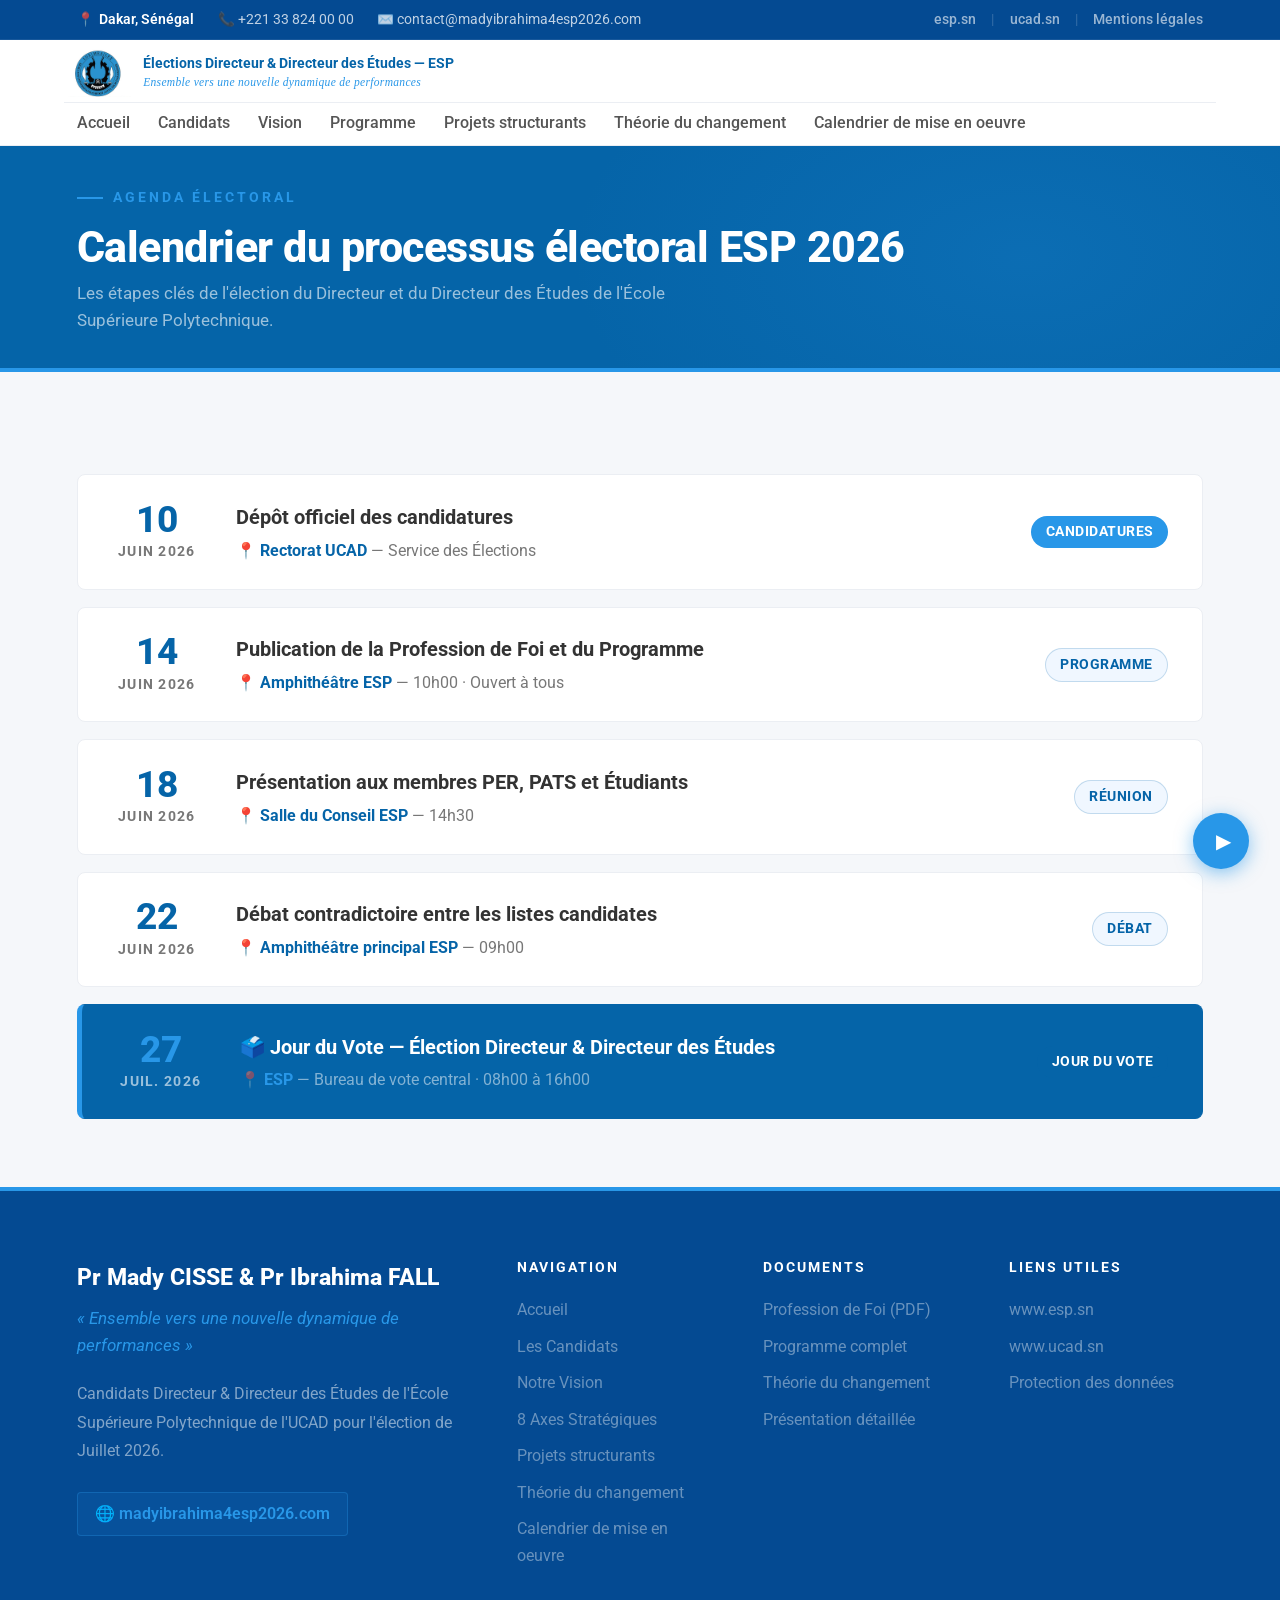
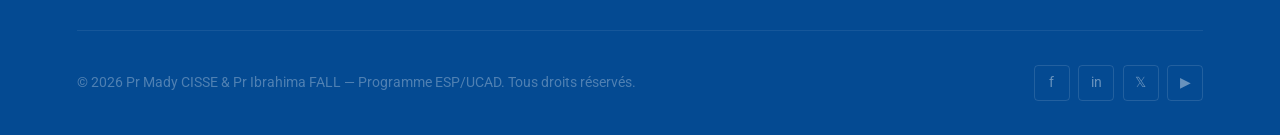
<file: agenda.html>
<!DOCTYPE html>
<html lang="fr">
<head>
<meta charset="UTF-8">
<meta name="viewport" content="width=device-width, initial-scale=1.0">
<meta http-equiv="X-UA-Compatible" content="IE=edge">
<meta http-equiv="Referrer-Policy" content="strict-origin-when-cross-origin">
<title>Agenda Électoral — ESP/UCAD 2026</title>
<meta name="description" content="Calendrier du processus électoral ESP 2026 — dépôt des candidatures, présentation du programme, débat et jour du vote le 27 juillet 2026.">
<meta name="robots" content="index, follow">
<link rel="canonical" href="https://www.madyibrahima4esp2026.com/agenda.html">
<link rel="stylesheet" href="styles.css">
</head>
<body>

<!-- ══ TOPBAR ══ -->
<div class="topbar">
  <div class="tb-l">
    <span>📍 <strong>Dakar, Sénégal</strong></span>
    <span>📞 +221 33 824 00 00</span>
    <span>✉️ contact@madyibrahima4esp2026.com</span>
  </div>
  <div class="tb-r">
    <a href="https://www.esp.sn" target="_blank" rel="noopener noreferrer">esp.sn</a>
    <span class="sep">|</span>
    <a href="https://www.ucad.sn" target="_blank" rel="noopener noreferrer">ucad.sn</a>
    <span class="sep">|</span>
    <a href="mentions-legales.html">Mentions légales</a>
  </div>
</div>

<!-- ══ HEADER ══ -->
<header class="site-header">
  <div class="header-inner">
    <a href="index.html" class="brand" aria-label="Accueil">
      <div class="brand-logo">
        <img src="logo.jpg" alt="Logo ESP" onerror="this.style.display='none';this.parentNode.querySelector('.brand-logo-text').style.display='block'">
        <span class="brand-logo-text" style="display:none">ESP</span>
      </div>
      <div class="brand-text">
        <span class="brand-name">Élections Directeur &amp; Directeur des Études — ESP</span>
        <span class="brand-sub">Ensemble vers une nouvelle dynamique de performances</span>
      </div>
    </a>
    <nav aria-label="Navigation principale">
      <ul class="main-nav">
        <li><a href="index.html">Accueil</a></li>
        <li><a href="candidats.html">Candidats</a></li>
        <li><a href="vision.html">Vision</a></li>
        <li><a href="programme.html">Programme</a></li>
        <li><a href="projets.html">Projets structurants</a></li>
        <li><a href="theorie-du-changement.html">Théorie du changement</a></li>
        <li><a href="theorie-du-changement.html#calendrier">Calendrier de mise en oeuvre</a></li>
        
      </ul>
    </nav>
    <button class="burger" id="menuToggle" aria-label="Ouvrir le menu" aria-expanded="false">
      <span></span><span></span><span></span>
    </button>
  </div>
</header>

<nav class="mobile-nav" id="mobileNav" aria-label="Menu mobile">
  <button class="close-btn" id="closeMenu" aria-label="Fermer">✕</button>
  <a href="index.html">Accueil</a>
  <a href="candidats.html">Les Candidats</a>
  <a href="vision.html">Vision</a>
  <a href="programme.html">Programme</a>
  <a href="projets.html">Projets structurants</a>
  <a href="theorie-du-changement.html">Théorie du changement</a>
  <a href="theorie-du-changement.html#calendrier">Calendrier de mise en oeuvre</a>

</nav>

<!-- ══ PAGE BANNER ══ -->
<section class="page-banner">
  <div class="container">
    <div class="eyebrow">Agenda Électoral</div>
    <h1 class="page-banner-title">Calendrier du processus électoral ESP 2026</h1>
    <p class="page-banner-sub">Les étapes clés de l'élection du Directeur et du Directeur des Études de l'École Supérieure Polytechnique.</p>
  </div>
</section>

<!-- ══ AGENDA ══ -->
<section class="section agenda-section" id="agenda">
  <div class="container">
    <div class="agenda-list">
      <div class="ag-card"><div><div class="ag-day">10</div><div class="ag-mo">Juin 2026</div></div><div><div class="ag-ev">Dépôt officiel des candidatures</div><div class="ag-loc">📍 <strong>Rectorat UCAD</strong> — Service des Élections</div></div><span class="ag-pill p-info">Candidatures</span></div>
      <div class="ag-card"><div><div class="ag-day">14</div><div class="ag-mo">Juin 2026</div></div><div><div class="ag-ev">Publication de la Profession de Foi et du Programme</div><div class="ag-loc">📍 <strong>Amphithéâtre ESP</strong> — 10h00 · Ouvert à tous</div></div><span class="ag-pill p-event">Programme</span></div>
      <div class="ag-card"><div><div class="ag-day">18</div><div class="ag-mo">Juin 2026</div></div><div><div class="ag-ev">Présentation aux membres PER, PATS et Étudiants</div><div class="ag-loc">📍 <strong>Salle du Conseil ESP</strong> — 14h30</div></div><span class="ag-pill p-event">Réunion</span></div>
      <div class="ag-card"><div><div class="ag-day">22</div><div class="ag-mo">Juin 2026</div></div><div><div class="ag-ev">Débat contradictoire entre les listes candidates</div><div class="ag-loc">📍 <strong>Amphithéâtre principal ESP</strong> — 09h00</div></div><span class="ag-pill p-event">Débat</span></div>
      <div class="ag-card highlight"><div><div class="ag-day">27</div><div class="ag-mo">Juil. 2026</div></div><div><div class="ag-ev">🗳️ Jour du Vote — Élection Directeur &amp; Directeur des Études</div><div class="ag-loc">📍 <strong>ESP</strong> — Bureau de vote central · 08h00 à 16h00</div></div><span class="ag-pill p-vote">Jour du vote</span></div>
    </div>
  </div>
</section>

<!-- ══ FOOTER ══ -->
<footer>
  <div class="footer-top">
    <div>
      <div class="foot-name">Pr Mady CISSE &amp; Pr Ibrahima FALL</div>
      <div class="foot-tag">« Ensemble vers une nouvelle dynamique de performances »</div>
      <p class="foot-desc">Candidats Directeur &amp; Directeur des Études de l'École Supérieure Polytechnique de l'UCAD pour l'élection de Juillet 2026.</p>
      <a href="https://www.madyibrahima4esp2026.com" class="foot-link" rel="noopener noreferrer">🌐 madyibrahima4esp2026.com</a>
    </div>
    <div class="footer-col">
      <h4>Navigation</h4>
      <ul>
        <li><a href="index.html">Accueil</a></li>
        <li><a href="candidats.html">Les Candidats</a></li>
        <li><a href="vision.html">Notre Vision</a></li>
        <li><a href="programme.html">8 Axes Stratégiques</a></li>
        <li><a href="projets.html">Projets structurants</a></li>
        <li><a href="theorie-du-changement.html">Théorie du changement</a></li>
        <li><a href="theorie-du-changement.html#calendrier">Calendrier de mise en oeuvre</a></li>
      </ul>
    </div>
    <div class="footer-col">
      <h4>Documents</h4>
      <ul>
        <li><a href="documents/profession-de-foi.pdf" target="_blank" rel="noopener noreferrer">Profession de Foi (PDF)</a></li>
        <li><a href="documents/programme-complet.pdf" target="_blank" rel="noopener noreferrer">Programme complet</a></li>
        <li><a href="documents/theorie-du-changement.pdf" target="_blank" rel="noopener noreferrer">Théorie du changement</a></li>
        <li><a href="documents/presentation.pdf" target="_blank" rel="noopener noreferrer">Présentation détaillée</a></li>
        </ul>
    </div>
    <div class="footer-col">
      <h4>Liens utiles</h4>
      <ul>
        <li><a href="https://www.esp.sn" target="_blank" rel="noopener noreferrer">www.esp.sn</a></li>
        <li><a href="https://www.ucad.sn" target="_blank" rel="noopener noreferrer">www.ucad.sn</a></li>
        <li><a href="mentions-legales.html#donnees">Protection des données</a></li>
        </ul>
    </div>
  </div>
  <div class="footer-bot">
    <p class="footer-copy">© 2026 Pr Mady CISSE &amp; Pr Ibrahima FALL — Programme ESP/UCAD. Tous droits réservés.</p>
    <div class="socials">
      <a href="#" class="soc" aria-label="Facebook" rel="noopener noreferrer">f</a>
      <a href="#" class="soc" aria-label="LinkedIn" rel="noopener noreferrer">in</a>
      <a href="#" class="soc" aria-label="Twitter / X" rel="noopener noreferrer">𝕏</a>
      <a href="#" class="soc" aria-label="YouTube" rel="noopener noreferrer">▶</a>
    </div>
  </div>
</footer>

<script src="main.js" defer></script>
<a href="index.html#video" class="float-vid" aria-label="Voir la vidéo"></a>
</body>
</html>
</file>
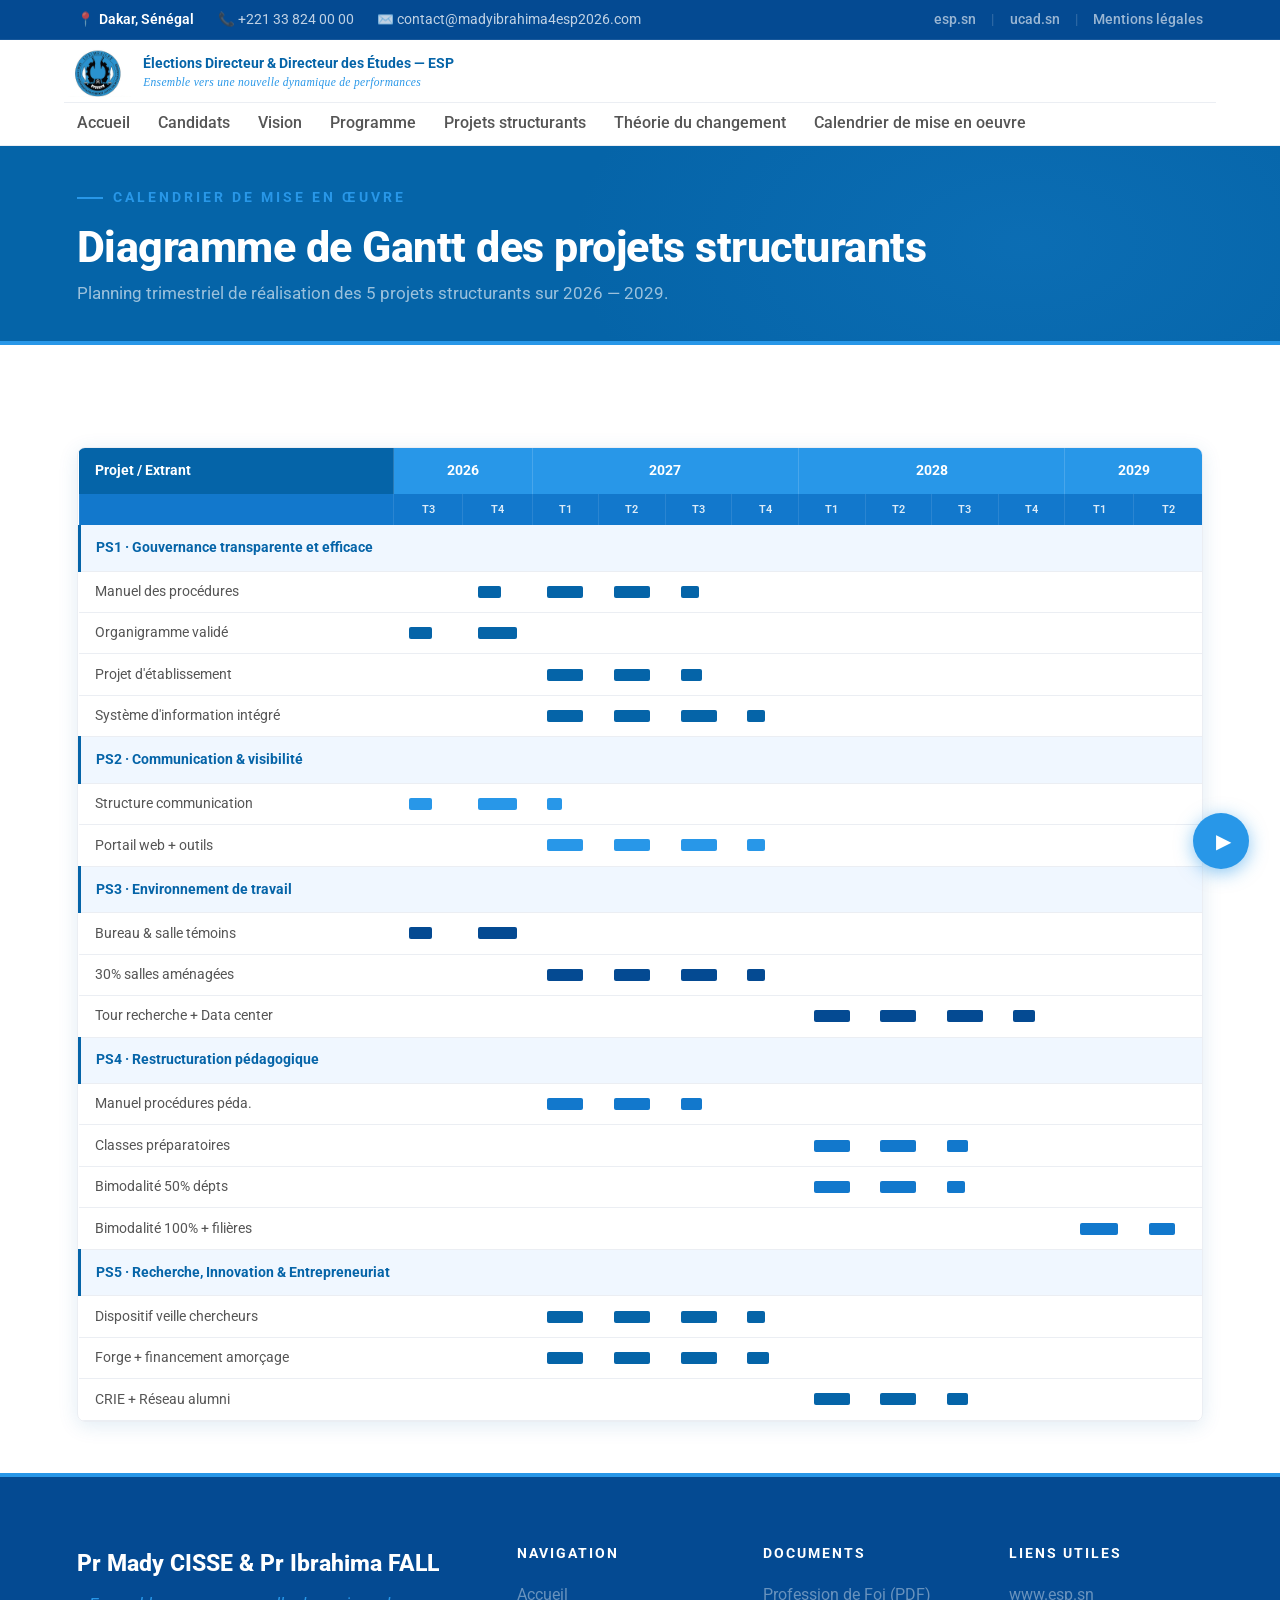
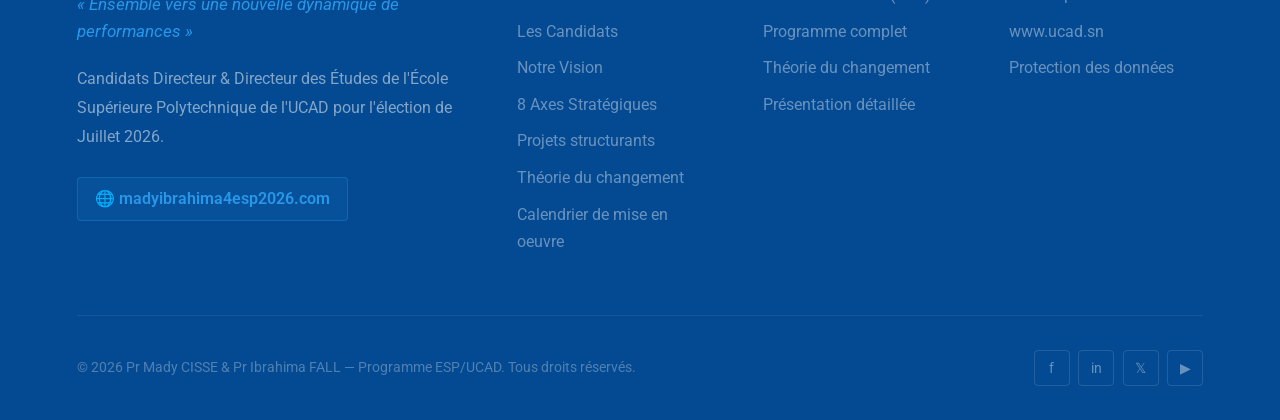
<file: calendrier.html>
<!DOCTYPE html>
<html lang="fr">
<head>
<meta charset="UTF-8">
<meta name="viewport" content="width=device-width, initial-scale=1.0">
<meta http-equiv="X-UA-Compatible" content="IE=edge">
<meta http-equiv="Referrer-Policy" content="strict-origin-when-cross-origin">
<title>Calendrier de mise en œuvre — Gantt · ESP/UCAD 2026</title>
<meta name="description" content="Diagramme de Gantt des 5 projets structurants — Planning trimestriel de réalisation sur 2026–2029 pour l'ESP UCAD.">
<meta name="robots" content="index, follow">
<link rel="canonical" href="https://www.madyibrahima4esp2026.com/calendrier.html">
<link rel="stylesheet" href="styles.css">
</head>
<body>

<!-- ══ TOPBAR ══ -->
<div class="topbar">
  <div class="tb-l">
    <span>📍 <strong>Dakar, Sénégal</strong></span>
    <span>📞 +221 33 824 00 00</span>
    <span>✉️ contact@madyibrahima4esp2026.com</span>
  </div>
  <div class="tb-r">
    <a href="https://www.esp.sn" target="_blank" rel="noopener noreferrer">esp.sn</a>
    <span class="sep">|</span>
    <a href="https://www.ucad.sn" target="_blank" rel="noopener noreferrer">ucad.sn</a>
    <span class="sep">|</span>
    <a href="mentions-legales.html">Mentions légales</a>
  </div>
</div>

<!-- ══ HEADER ══ -->
<header class="site-header">
  <div class="header-inner">
    <a href="index.html" class="brand" aria-label="Accueil">
      <div class="brand-logo">
        <img src="logo.jpg" alt="Logo ESP" onerror="this.style.display='none';this.parentNode.querySelector('.brand-logo-text').style.display='block'">
        <span class="brand-logo-text" style="display:none">ESP</span>
      </div>
      <div class="brand-text">
        <span class="brand-name">Élections Directeur &amp; Directeur des Études — ESP</span>
        <span class="brand-sub">Ensemble vers une nouvelle dynamique de performances</span>
      </div>
    </a>
    <nav aria-label="Navigation principale">
      <ul class="main-nav">
        <li><a href="index.html">Accueil</a></li>
        <li><a href="candidats.html">Candidats</a></li>
        <li><a href="vision.html">Vision</a></li>
        <li><a href="programme.html">Programme</a></li>
        <li><a href="projets.html">Projets structurants</a></li>
        <li><a href="theorie-du-changement.html">Théorie du changement</a></li>
        <li><a href="theorie-du-changement.html#calendrier">Calendrier de mise en oeuvre</a></li>
        
      </ul>
    </nav>
    <button class="burger" id="menuToggle" aria-label="Ouvrir le menu" aria-expanded="false">
      <span></span><span></span><span></span>
    </button>
  </div>
</header>

<nav class="mobile-nav" id="mobileNav" aria-label="Menu mobile">
  <button class="close-btn" id="closeMenu" aria-label="Fermer">✕</button>
  <a href="index.html">Accueil</a>
  <a href="candidats.html">Les Candidats</a>
  <a href="vision.html">Vision</a>
  <a href="programme.html">Programme</a>
  <a href="projets.html">Projets structurants</a>
  <a href="theorie-du-changement.html">Théorie du changement</a>
  <a href="theorie-du-changement.html#calendrier">Calendrier de mise en oeuvre</a>

</nav>

<!-- ══ PAGE BANNER ══ -->
<section class="page-banner">
  <div class="container">
    <div class="eyebrow">Calendrier de mise en œuvre</div>
    <h1 class="page-banner-title">Diagramme de Gantt des projets structurants</h1>
    <p class="page-banner-sub">Planning trimestriel de réalisation des 5 projets structurants sur 2026 — 2029.</p>
  </div>
</section>

<!-- ══ GANTT ══ -->
<section class="section gantt-section" id="calendrier">
  <div class="container">
    <p class="gantt-hint">← Faites glisser pour voir le calendrier complet →</p>
    <div class="gantt-wrap reveal">
      <table class="gantt" aria-label="Gantt 2026-2029">
        <thead>
          <tr>
            <th style="width:28%">Projet / Extrant</th>
            <th class="yr" colspan="2">2026</th><th class="yr" colspan="4">2027</th><th class="yr" colspan="4">2028</th><th class="yr" colspan="2">2029</th>
          </tr>
          <tr>
            <th></th><th>T3</th><th>T4</th><th>T1</th><th>T2</th><th>T3</th><th>T4</th><th>T1</th><th>T2</th><th>T3</th><th>T4</th><th>T1</th><th>T2</th>
          </tr>
        </thead>
        <tbody>
          <tr><td class="ps-row" colspan="13">PS1 · Gouvernance transparente et efficace</td></tr>
          <tr><td class="lbl">Manuel des procédures</td><td></td><td><div class="gbar c1" style="width:60%"></div></td><td><div class="gbar c1"></div></td><td><div class="gbar c1"></div></td><td><div class="gbar c1" style="width:50%"></div></td><td></td><td></td><td></td><td></td><td></td><td></td><td></td></tr>
          <tr><td class="lbl">Organigramme validé</td><td><div class="gbar c1" style="width:60%"></div></td><td><div class="gbar c1"></div></td><td></td><td></td><td></td><td></td><td></td><td></td><td></td><td></td><td></td><td></td></tr>
          <tr><td class="lbl">Projet d'établissement</td><td></td><td></td><td><div class="gbar c1"></div></td><td><div class="gbar c1"></div></td><td><div class="gbar c1" style="width:60%"></div></td><td></td><td></td><td></td><td></td><td></td><td></td><td></td></tr>
          <tr><td class="lbl">Système d'information intégré</td><td></td><td></td><td><div class="gbar c1"></div></td><td><div class="gbar c1"></div></td><td><div class="gbar c1"></div></td><td><div class="gbar c1" style="width:50%"></div></td><td></td><td></td><td></td><td></td><td></td><td></td></tr>
          <tr><td class="ps-row" colspan="13">PS2 · Communication &amp; visibilité</td></tr>
          <tr><td class="lbl">Structure communication</td><td><div class="gbar c2" style="width:60%"></div></td><td><div class="gbar c2"></div></td><td><div class="gbar c2" style="width:40%"></div></td><td></td><td></td><td></td><td></td><td></td><td></td><td></td><td></td><td></td></tr>
          <tr><td class="lbl">Portail web + outils</td><td></td><td></td><td><div class="gbar c2"></div></td><td><div class="gbar c2"></div></td><td><div class="gbar c2"></div></td><td><div class="gbar c2" style="width:50%"></div></td><td></td><td></td><td></td><td></td><td></td><td></td></tr>
          <tr><td class="ps-row" colspan="13">PS3 · Environnement de travail</td></tr>
          <tr><td class="lbl">Bureau &amp; salle témoins</td><td><div class="gbar c3" style="width:60%"></div></td><td><div class="gbar c3"></div></td><td></td><td></td><td></td><td></td><td></td><td></td><td></td><td></td><td></td><td></td></tr>
          <tr><td class="lbl">30% salles aménagées</td><td></td><td></td><td><div class="gbar c3"></div></td><td><div class="gbar c3"></div></td><td><div class="gbar c3"></div></td><td><div class="gbar c3" style="width:50%"></div></td><td></td><td></td><td></td><td></td><td></td><td></td></tr>
          <tr><td class="lbl">Tour recherche + Data center</td><td></td><td></td><td></td><td></td><td></td><td></td><td><div class="gbar c3"></div></td><td><div class="gbar c3"></div></td><td><div class="gbar c3"></div></td><td><div class="gbar c3" style="width:60%"></div></td><td></td><td></td></tr>
          <tr><td class="ps-row" colspan="13">PS4 · Restructuration pédagogique</td></tr>
          <tr><td class="lbl">Manuel procédures péda.</td><td></td><td></td><td><div class="gbar c4"></div></td><td><div class="gbar c4"></div></td><td><div class="gbar c4" style="width:60%"></div></td><td></td><td></td><td></td><td></td><td></td><td></td><td></td></tr>
          <tr><td class="lbl">Classes préparatoires</td><td></td><td></td><td></td><td></td><td></td><td></td><td><div class="gbar c4"></div></td><td><div class="gbar c4"></div></td><td><div class="gbar c4" style="width:60%"></div></td><td></td><td></td><td></td></tr>
          <tr><td class="lbl">Bimodalité 50% dépts</td><td></td><td></td><td></td><td></td><td></td><td></td><td><div class="gbar c4"></div></td><td><div class="gbar c4"></div></td><td><div class="gbar c4" style="width:50%"></div></td><td></td><td></td><td></td></tr>
          <tr><td class="lbl">Bimodalité 100% + filières</td><td></td><td></td><td></td><td></td><td></td><td></td><td></td><td></td><td></td><td></td><td><div class="gbar c4"></div></td><td><div class="gbar c4" style="width:70%"></div></td></tr>
          <tr><td class="ps-row" colspan="13">PS5 · Recherche, Innovation &amp; Entrepreneuriat</td></tr>
          <tr><td class="lbl">Dispositif veille chercheurs</td><td></td><td></td><td><div class="gbar c5"></div></td><td><div class="gbar c5"></div></td><td><div class="gbar c5"></div></td><td><div class="gbar c5" style="width:50%"></div></td><td></td><td></td><td></td><td></td><td></td><td></td></tr>
          <tr><td class="lbl">Forge + financement amorçage</td><td></td><td></td><td><div class="gbar c5"></div></td><td><div class="gbar c5"></div></td><td><div class="gbar c5"></div></td><td><div class="gbar c5" style="width:60%"></div></td><td></td><td></td><td></td><td></td><td></td><td></td></tr>
          <tr><td class="lbl">CRIE + Réseau alumni</td><td></td><td></td><td></td><td></td><td></td><td></td><td><div class="gbar c5"></div></td><td><div class="gbar c5"></div></td><td><div class="gbar c5" style="width:60%"></div></td><td></td><td></td><td></td></tr>
        </tbody>
      </table>
    </div>
  </div>
</section>

<!-- ══ FOOTER ══ -->
<footer>
  <div class="footer-top">
    <div>
      <div class="foot-name">Pr Mady CISSE &amp; Pr Ibrahima FALL</div>
      <div class="foot-tag">« Ensemble vers une nouvelle dynamique de performances »</div>
      <p class="foot-desc">Candidats Directeur &amp; Directeur des Études de l'École Supérieure Polytechnique de l'UCAD pour l'élection de Juillet 2026.</p>
      <a href="https://www.madyibrahima4esp2026.com" class="foot-link" rel="noopener noreferrer">🌐 madyibrahima4esp2026.com</a>
    </div>
    <div class="footer-col">
      <h4>Navigation</h4>
      <ul>
        <li><a href="index.html">Accueil</a></li>
        <li><a href="candidats.html">Les Candidats</a></li>
        <li><a href="vision.html">Notre Vision</a></li>
        <li><a href="programme.html">8 Axes Stratégiques</a></li>
        <li><a href="projets.html">Projets structurants</a></li>
        <li><a href="theorie-du-changement.html">Théorie du changement</a></li>
        <li><a href="theorie-du-changement.html#calendrier">Calendrier de mise en oeuvre</a></li>
      </ul>
    </div>
    <div class="footer-col">
      <h4>Documents</h4>
      <ul>
        <li><a href="documents/profession-de-foi.pdf" target="_blank" rel="noopener noreferrer">Profession de Foi (PDF)</a></li>
        <li><a href="documents/programme-complet.pdf" target="_blank" rel="noopener noreferrer">Programme complet</a></li>
        <li><a href="documents/theorie-du-changement.pdf" target="_blank" rel="noopener noreferrer">Théorie du changement</a></li>
        <li><a href="documents/presentation.pdf" target="_blank" rel="noopener noreferrer">Présentation détaillée</a></li>
        </ul>
    </div>
    <div class="footer-col">
      <h4>Liens utiles</h4>
      <ul>
        <li><a href="https://www.esp.sn" target="_blank" rel="noopener noreferrer">www.esp.sn</a></li>
        <li><a href="https://www.ucad.sn" target="_blank" rel="noopener noreferrer">www.ucad.sn</a></li>
        <li><a href="mentions-legales.html#donnees">Protection des données</a></li>
        </ul>
    </div>
  </div>
  <div class="footer-bot">
    <p class="footer-copy">© 2026 Pr Mady CISSE &amp; Pr Ibrahima FALL — Programme ESP/UCAD. Tous droits réservés.</p>
    <div class="socials">
      <a href="#" class="soc" aria-label="Facebook" rel="noopener noreferrer">f</a>
      <a href="#" class="soc" aria-label="LinkedIn" rel="noopener noreferrer">in</a>
      <a href="#" class="soc" aria-label="Twitter / X" rel="noopener noreferrer">𝕏</a>
      <a href="#" class="soc" aria-label="YouTube" rel="noopener noreferrer">▶</a>
    </div>
  </div>
</footer>

<script src="main.js" defer></script>
<a href="index.html#video" class="float-vid" aria-label="Voir la vidéo"></a>
</body>
</html>
</file>
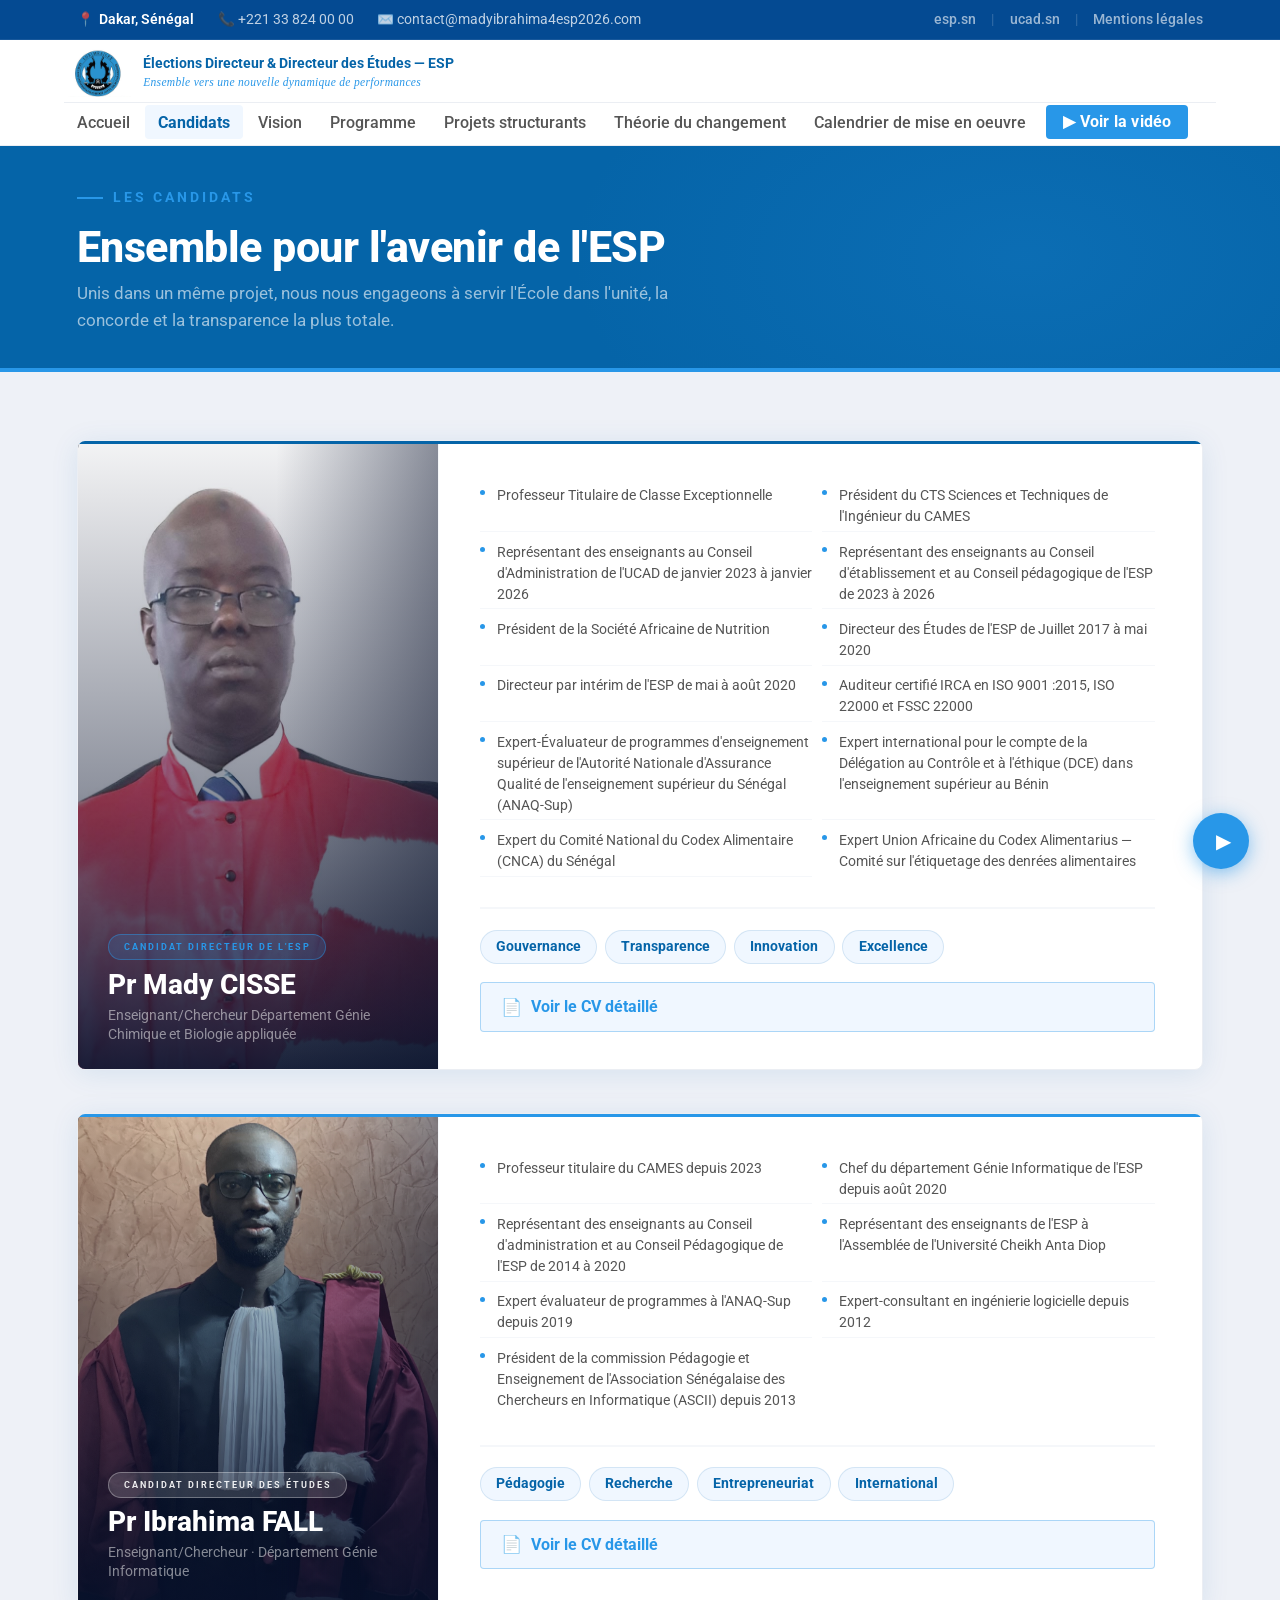
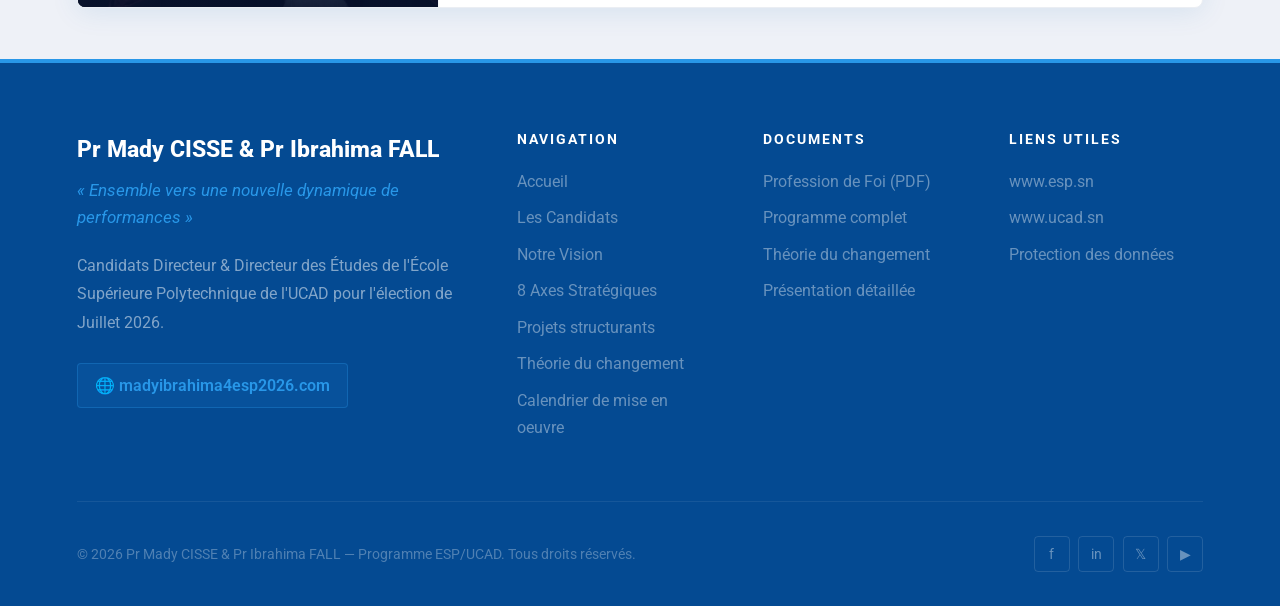
<file: candidats.html>
<!DOCTYPE html>
<html lang="fr">
<head>
<meta charset="UTF-8">
<meta name="viewport" content="width=device-width, initial-scale=1.0">
<meta http-equiv="X-UA-Compatible" content="IE=edge">
<meta http-equiv="Referrer-Policy" content="strict-origin-when-cross-origin">
<title>Les Candidats — Pr Mady CISSE & Pr Ibrahima FALL · ESP/UCAD 2026</title>
<meta name="description" content="Pr Mady CISSE, candidat Directeur, et Pr Ibrahima FALL, candidat Directeur des Études — deux Professeurs Titulaires unis pour l'avenir de l'ESP.">
<meta name="robots" content="index, follow">
<link rel="canonical" href="https://www.madyibrahima4esp2026.com/candidats.html">
<link rel="stylesheet" href="styles.css">
</head>
<body>

<!-- ══ TOPBAR ══ -->
<div class="topbar">
  <div class="tb-l">
    <span>📍 <strong>Dakar, Sénégal</strong></span>
    <span>📞 +221 33 824 00 00</span>
    <span>✉️ contact@madyibrahima4esp2026.com</span>
  </div>
  <div class="tb-r">
    <a href="https://www.esp.sn" target="_blank" rel="noopener noreferrer">esp.sn</a>
    <span class="sep">|</span>
    <a href="https://www.ucad.sn" target="_blank" rel="noopener noreferrer">ucad.sn</a>
    <span class="sep">|</span>
    <a href="mentions-legales.html">Mentions légales</a>
  </div>
</div>

<!-- ══ HEADER ══ -->
<header class="site-header">
  <div class="header-inner">
    <a href="index.html" class="brand" aria-label="Accueil">
      <div class="brand-logo">
        <img src="logo.jpg" alt="Logo ESP" onerror="this.style.display='none';this.parentNode.querySelector('.brand-logo-text').style.display='block'">
        <span class="brand-logo-text" style="display:none">ESP</span>
      </div>
      <div class="brand-text">
        <span class="brand-name">Élections Directeur &amp; Directeur des Études — ESP</span>
        <span class="brand-sub">Ensemble vers une nouvelle dynamique de performances</span>
      </div>
    </a>
    <nav aria-label="Navigation principale">
      <ul class="main-nav">
        <li><a href="index.html">Accueil</a></li>
        <li><a href="candidats.html" class="active">Candidats</a></li>
        <li><a href="vision.html">Vision</a></li>
        <li><a href="programme.html">Programme</a></li>
        <li><a href="projets.html">Projets structurants</a></li>
        <li><a href="theorie-du-changement.html">Théorie du changement</a></li>
        <li><a href="theorie-du-changement.html#calendrier">Calendrier de mise en oeuvre</a></li>
        <li><a href="index.html#video" class="cta nav-video">&#9654; Voir la vidéo</a></li>
      </ul>
    </nav>
    <button class="burger" id="menuToggle" aria-label="Ouvrir le menu" aria-expanded="false">
      <span></span><span></span><span></span>
    </button>
  </div>
</header>

<nav class="mobile-nav" id="mobileNav" aria-label="Menu mobile">
  <button class="close-btn" id="closeMenu" aria-label="Fermer">✕</button>
  <a href="index.html">Accueil</a>
  <a href="candidats.html">Les Candidats</a>
  <a href="vision.html">Vision</a>
  <a href="programme.html">Programme</a>
  <a href="projets.html">Projets structurants</a>
  <a href="theorie-du-changement.html">Théorie du changement</a>
  <a href="theorie-du-changement.html#calendrier">Calendrier de mise en oeuvre</a>

</nav>

<!-- ══ PAGE BANNER ══ -->
<section class="page-banner">
  <div class="container">
    <div class="eyebrow">Les Candidats</div>
    <h1 class="page-banner-title">Ensemble pour l'avenir de l'ESP</h1>
    <p class="page-banner-sub">Unis dans un même projet, nous nous engageons à servir l'École dans l'unité, la concorde et la transparence la plus totale.</p>
  </div>
</section>

<!-- ══ CANDIDATS ══ -->
<section class="section cand-section" id="candidats">
  <div class="container">
    <div class="cand-grid">
      <article class="cand-card reveal">
        <div class="cand-banner"></div>
        <div class="cand-head">
          <div class="cand-photo"><img src="mady.jpeg" alt="Pr Mady CISSE"></div>
          <div class="cand-head-info">
            <span class="cand-poste">Candidat Directeur de l'ESP</span>
            <h2 class="cand-name"> Pr Mady CISSE</h2>
            <p class="cand-titre">Enseignant/Chercheur Département Génie Chimique et Biologie appliquée</p>
          </div>
        </div>
        <div class="cand-body">
          <ul>
            <li>Professeur Titulaire de Classe Exceptionnelle</li>
            <li>Président du CTS Sciences et Techniques de l'Ingénieur du CAMES</li>
            <li>Représentant des enseignants au Conseil d'Administration de l'UCAD de janvier 2023 à janvier 2026</li>
            <li>Représentant des enseignants au Conseil d'établissement et au Conseil pédagogique de l'ESP de 2023 à 2026</li>
            <li>Président de la Société Africaine de Nutrition</li>
            <li>Directeur des Études de l'ESP de Juillet 2017 à mai 2020</li>
            <li>Directeur par intérim de l'ESP de mai à août 2020</li>
            <li>Auditeur certifié IRCA en ISO 9001&nbsp;:2015, ISO 22000 et FSSC 22000</li>
            <li>Expert-Évaluateur de programmes d'enseignement supérieur de l'Autorité Nationale d'Assurance Qualité de l'enseignement supérieur du Sénégal (ANAQ-Sup)</li>
            <li>Expert international pour le compte de la Délégation au Contrôle et à l'éthique (DCE) dans l'enseignement supérieur au Bénin</li>
            <li>Expert du Comité National du Codex Alimentaire (CNCA) du Sénégal</li>
            <li>Expert Union Africaine du Codex Alimentarius — Comité sur l'étiquetage des denrées alimentaires</li>
          </ul>
          <div class="cand-chips">
            <span class="chip">Gouvernance</span><span class="chip">Transparence</span>
            <span class="chip">Innovation</span><span class="chip">Excellence</span>
          </div>
          <a href="documents/cv-mady-cisse.pdf" target="_blank" rel="noopener noreferrer" class="cand-cv-btn">
            <span class="cand-cv-icon">&#128196;</span> Voir le CV détaillé
          </a>
        </div>
      </article>
      <article class="cand-card reveal">
        <div class="cand-banner alt"></div>
        <div class="cand-head">
          <div class="cand-photo"><img src="ibrahima.jpeg" alt="Pr Ibrahima FALL" style="filter:saturate(.88) brightness(1.02)"></div>
          <div class="cand-head-info">
            <span class="cand-poste alt">Candidat Directeur des Études</span>
            <h2 class="cand-name">Pr Ibrahima FALL</h2>
            <p class="cand-titre">Enseignant/Chercheur · Département Génie Informatique</p>
          </div>
        </div>
        <div class="cand-body">
          <ul>
            <li>Professeur titulaire du CAMES depuis 2023</li>
            <li>Chef du département Génie Informatique de l'ESP depuis août 2020</li>
            <li>Représentant des enseignants au Conseil d'administration et au Conseil Pédagogique de l'ESP de 2014 à 2020</li>
            <li>Représentant des enseignants de l'ESP à l'Assemblée de l'Université Cheikh Anta Diop</li>
            <li>Expert évaluateur de programmes à l'ANAQ-Sup depuis 2019</li>
            <li>Expert-consultant en ingénierie logicielle depuis 2012</li>
            <li>Président de la commission Pédagogie et Enseignement de l'Association Sénégalaise des Chercheurs en Informatique (ASCII) depuis 2013</li>
          </ul>
          <div class="cand-chips">
            <span class="chip">Pédagogie</span><span class="chip">Recherche</span>
            <span class="chip">Entrepreneuriat</span><span class="chip">International</span>
          </div>
          <a href="documents/cv-ibrahima-fall.pdf" target="_blank" rel="noopener noreferrer" class="cand-cv-btn">
            <span class="cand-cv-icon">&#128196;</span> Voir le CV détaillé
          </a>
        </div>
      </article>
    </div>
  </div>
</section>

<!-- ══ FOOTER ══ -->
<footer>
  <div class="footer-top">
    <div>
      <div class="foot-name">Pr Mady CISSE &amp; Pr Ibrahima FALL</div>
      <div class="foot-tag">« Ensemble vers une nouvelle dynamique de performances »</div>
      <p class="foot-desc">Candidats Directeur &amp; Directeur des Études de l'École Supérieure Polytechnique de l'UCAD pour l'élection de Juillet 2026.</p>
      <a href="https://www.madyibrahima4esp2026.com" class="foot-link" rel="noopener noreferrer">🌐 madyibrahima4esp2026.com</a>
    </div>
    <div class="footer-col">
      <h4>Navigation</h4>
      <ul>
        <li><a href="index.html">Accueil</a></li>
        <li><a href="candidats.html">Les Candidats</a></li>
        <li><a href="vision.html">Notre Vision</a></li>
        <li><a href="programme.html">8 Axes Stratégiques</a></li>
        <li><a href="projets.html">Projets structurants</a></li>
        <li><a href="theorie-du-changement.html">Théorie du changement</a></li>
        <li><a href="theorie-du-changement.html#calendrier">Calendrier de mise en oeuvre</a></li>
      </ul>
    </div>
    <div class="footer-col">
      <h4>Documents</h4>
      <ul>
        <li><a href="documents/profession-de-foi.pdf" target="_blank" rel="noopener noreferrer">Profession de Foi (PDF)</a></li>
        <li><a href="documents/programme-complet.pdf" target="_blank" rel="noopener noreferrer">Programme complet</a></li>
        <li><a href="documents/theorie-du-changement.pdf" target="_blank" rel="noopener noreferrer">Théorie du changement</a></li>
        <li><a href="documents/presentation.pdf" target="_blank" rel="noopener noreferrer">Présentation détaillée</a></li>
        </ul>
    </div>
    <div class="footer-col">
      <h4>Liens utiles</h4>
      <ul>
        <li><a href="https://www.esp.sn" target="_blank" rel="noopener noreferrer">www.esp.sn</a></li>
        <li><a href="https://www.ucad.sn" target="_blank" rel="noopener noreferrer">www.ucad.sn</a></li>
        <li><a href="mentions-legales.html#donnees">Protection des données</a></li>
        </ul>
    </div>
  </div>
  <div class="footer-bot">
    <p class="footer-copy">© 2026 Pr Mady CISSE &amp; Pr Ibrahima FALL — Programme ESP/UCAD. Tous droits réservés.</p>
    <div class="socials">
      <a href="#" class="soc" aria-label="Facebook" rel="noopener noreferrer">f</a>
      <a href="#" class="soc" aria-label="LinkedIn" rel="noopener noreferrer">in</a>
      <a href="#" class="soc" aria-label="Twitter / X" rel="noopener noreferrer">𝕏</a>
      <a href="#" class="soc" aria-label="YouTube" rel="noopener noreferrer">▶</a>
    </div>
  </div>
</footer>

<script src="main.js" defer></script>
<a href="index.html#video" class="float-vid" aria-label="Voir la vidéo"></a>
</body>
</html>
</file>
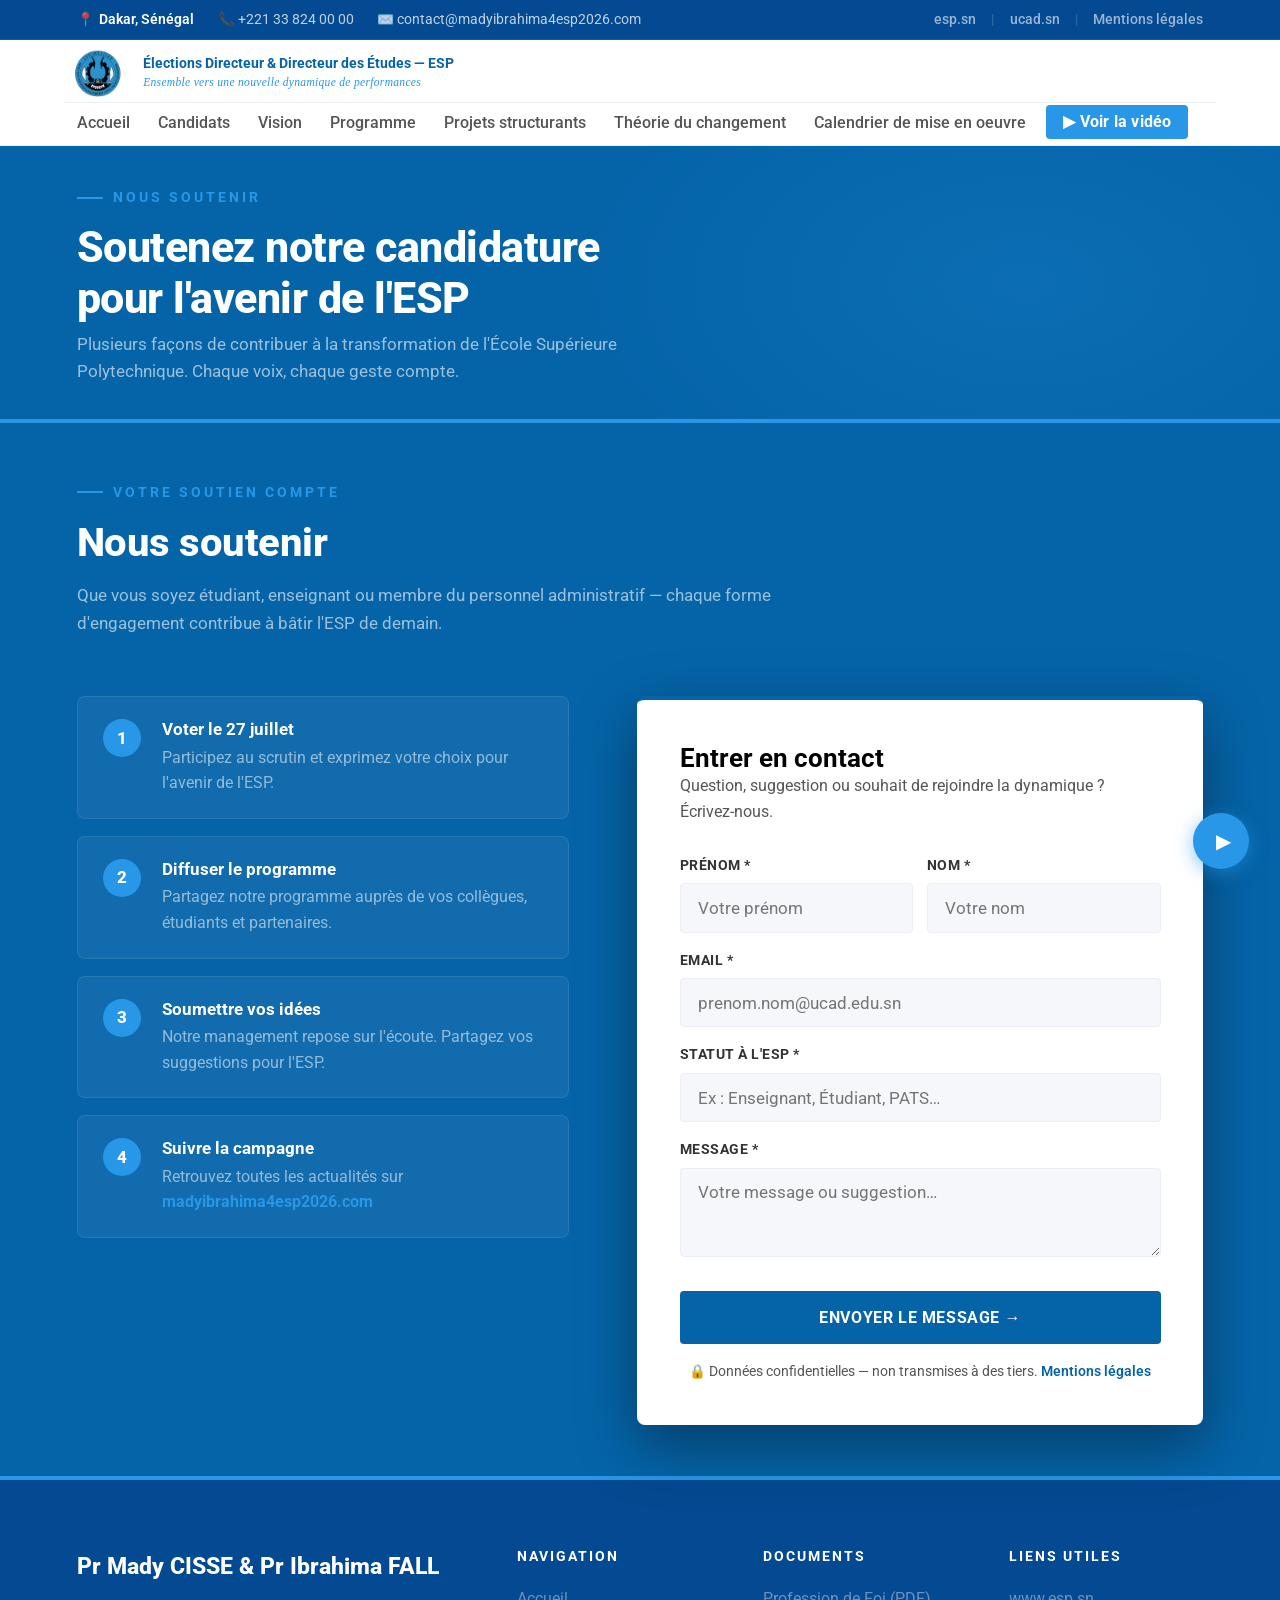
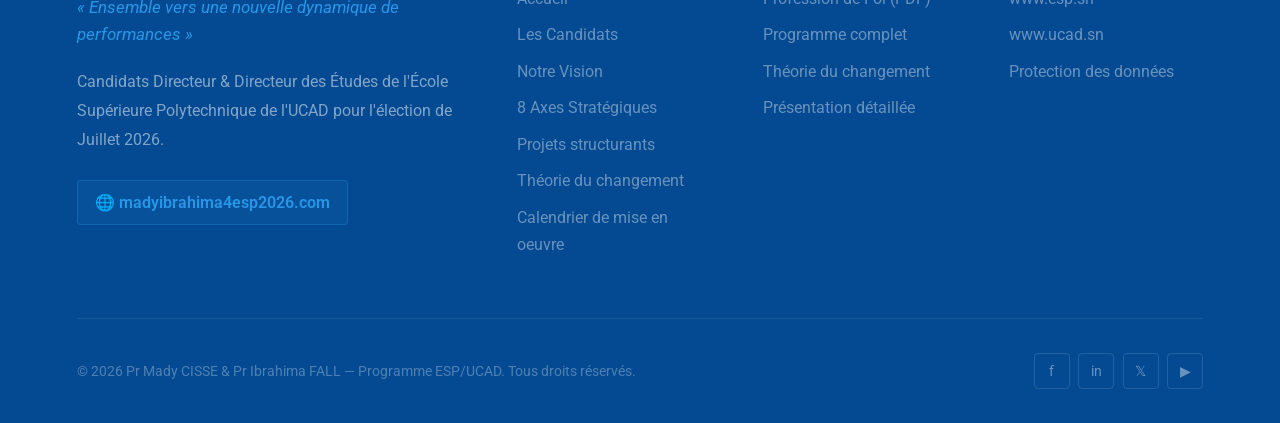
<file: engagement.html>
<!DOCTYPE html>
<html lang="fr">
<head>
<meta charset="UTF-8">
<meta name="viewport" content="width=device-width, initial-scale=1.0">
<meta http-equiv="X-UA-Compatible" content="IE=edge">
<meta http-equiv="Referrer-Policy" content="strict-origin-when-cross-origin">
<title>Nous soutenir — Pr Mady CISSE & Pr Ibrahima FALL · ESP/UCAD 2026</title>
<meta name="description" content="Soutenez le projet pour l'avenir de l'ESP — votez le 27 juillet, diffusez le programme, soumettez vos idées ou contactez l'équipe de campagne.">
<meta name="robots" content="index, follow">
<link rel="canonical" href="https://www.madyibrahima4esp2026.com/engagement.html">
<link rel="stylesheet" href="styles.css">
</head>
<body>

<!-- ══ TOPBAR ══ -->
<div class="topbar">
  <div class="tb-l">
    <span>📍 <strong>Dakar, Sénégal</strong></span>
    <span>📞 +221 33 824 00 00</span>
    <span>✉️ contact@madyibrahima4esp2026.com</span>
  </div>
  <div class="tb-r">
    <a href="https://www.esp.sn" target="_blank" rel="noopener noreferrer">esp.sn</a>
    <span class="sep">|</span>
    <a href="https://www.ucad.sn" target="_blank" rel="noopener noreferrer">ucad.sn</a>
    <span class="sep">|</span>
    <a href="mentions-legales.html">Mentions légales</a>
  </div>
</div>

<!-- ══ HEADER ══ -->
<header class="site-header">
  <div class="header-inner">
    <a href="index.html" class="brand" aria-label="Accueil">
      <div class="brand-logo">
        <img src="logo.jpg" alt="Logo ESP" onerror="this.style.display='none';this.parentNode.querySelector('.brand-logo-text').style.display='block'">
        <span class="brand-logo-text" style="display:none">ESP</span>
      </div>
      <div class="brand-text">
        <span class="brand-name">Élections Directeur &amp; Directeur des Études — ESP</span>
        <span class="brand-sub">Ensemble vers une nouvelle dynamique de performances</span>
      </div>
    </a>
    <nav aria-label="Navigation principale">
      <ul class="main-nav">
        <li><a href="index.html">Accueil</a></li>
        <li><a href="candidats.html">Candidats</a></li>
        <li><a href="vision.html">Vision</a></li>
        <li><a href="programme.html">Programme</a></li>
        <li><a href="projets.html">Projets structurants</a></li>
        <li><a href="theorie-du-changement.html">Théorie du changement</a></li>
        <li><a href="theorie-du-changement.html#calendrier">Calendrier de mise en oeuvre</a></li>
        <li><a href="index.html#video" class="cta nav-video">&#9654; Voir la vidéo</a></li>
      </ul>
    </nav>
    <button class="burger" id="menuToggle" aria-label="Ouvrir le menu" aria-expanded="false">
      <span></span><span></span><span></span>
    </button>
  </div>
</header>

<nav class="mobile-nav" id="mobileNav" aria-label="Menu mobile">
  <button class="close-btn" id="closeMenu" aria-label="Fermer">✕</button>
  <a href="index.html">Accueil</a>
  <a href="candidats.html">Les Candidats</a>
  <a href="vision.html">Vision</a>
  <a href="programme.html">Programme</a>
  <a href="projets.html">Projets structurants</a>
  <a href="theorie-du-changement.html">Théorie du changement</a>
  <a href="theorie-du-changement.html#calendrier">Calendrier de mise en oeuvre</a>

</nav>

<!-- ══ PAGE BANNER ══ -->
<section class="page-banner">
  <div class="container">
    <div class="eyebrow">Nous soutenir</div>
    <h1 class="page-banner-title">Soutenez notre candidature<br>pour l'avenir de l'ESP</h1>
    <p class="page-banner-sub">Plusieurs façons de contribuer à la transformation de l'École Supérieure Polytechnique. Chaque voix, chaque geste compte.</p>
  </div>
</section>

<!-- ══ ENGAGEMENT ══ -->
<section class="section engagement" id="engagement">
  <div class="container">
    <div class="section-hd">
      <div class="eyebrow">Votre soutien compte</div>
      <h2 class="section-title">Nous soutenir</h2>
      <p class="section-intro">Que vous soyez étudiant, enseignant ou membre du personnel administratif — chaque forme d'engagement contribue à bâtir l'ESP de demain.</p>
    </div>
    <div class="eng-grid">
      <div class="eng-opts">
        <div class="eng-opt"><div class="eng-num">1</div><div><h4>Voter le 27 juillet</h4><p>Participez au scrutin et exprimez votre choix pour l'avenir de l'ESP.</p></div></div>
        <div class="eng-opt"><div class="eng-num">2</div><div><h4>Diffuser le programme</h4><p>Partagez notre programme auprès de vos collègues, étudiants et partenaires.</p></div></div>
        <div class="eng-opt"><div class="eng-num">3</div><div><h4>Soumettre vos idées</h4><p>Notre management repose sur l'écoute. Partagez vos suggestions pour l'ESP.</p></div></div>
        <div class="eng-opt"><div class="eng-num">4</div><div><h4>Suivre la campagne</h4><p>Retrouvez toutes les actualités sur <strong style="color:var(--esp-blue)">madyibrahima4esp2026.com</strong></p></div></div>
      </div>
      <div class="eng-form">
        <h2>Entrer en contact</h2>
        <p class="sub">Question, suggestion ou souhait de rejoindre la dynamique ? Écrivez-nous.</p>
        <form id="contactForm" novalidate>
          <div class="hp-field" aria-hidden="true">
            <label for="_hp_website">Ne pas remplir</label>
            <input type="text" id="_hp_website" name="_hp_website" tabindex="-1" autocomplete="off">
          </div>
          <div class="fg-row">
            <div class="fg"><label for="prenom">Prénom *</label><input type="text" id="prenom" name="prenom" placeholder="Votre prénom" required maxlength="100" autocomplete="given-name"></div>
            <div class="fg"><label for="nom">Nom *</label><input type="text" id="nom" name="nom" placeholder="Votre nom" required maxlength="100" autocomplete="family-name"></div>
          </div>
          <div class="fg"><label for="email">Email *</label><input type="email" id="email" name="email" placeholder="prenom.nom@ucad.edu.sn" required maxlength="254" autocomplete="email"></div>
          <div class="fg">
            <label for="statut">Statut à l'ESP *</label>
            <input type="text" id="statut" name="statut" placeholder="Ex : Enseignant, Étudiant, PATS…" required maxlength="100">
          </div>
          <div class="fg"><label for="message">Message *</label><textarea id="message" name="message" rows="3" placeholder="Votre message ou suggestion…" required maxlength="2000" style="resize:vertical"></textarea></div>
          <button type="submit" class="btn-submit" id="submitBtn">Envoyer le message →</button>
          <p class="form-note">🔒 Données confidentielles — non transmises à des tiers. <a href="mentions-legales.html">Mentions légales</a></p>
        </form>
      </div>
    </div>
  </div>
</section>

<!-- ══ FOOTER ══ -->
<footer>
  <div class="footer-top">
    <div>
      <div class="foot-name">Pr Mady CISSE &amp; Pr Ibrahima FALL</div>
      <div class="foot-tag">« Ensemble vers une nouvelle dynamique de performances »</div>
      <p class="foot-desc">Candidats Directeur &amp; Directeur des Études de l'École Supérieure Polytechnique de l'UCAD pour l'élection de Juillet 2026.</p>
      <a href="https://www.madyibrahima4esp2026.com" class="foot-link" rel="noopener noreferrer">🌐 madyibrahima4esp2026.com</a>
    </div>
    <div class="footer-col">
      <h4>Navigation</h4>
      <ul>
        <li><a href="index.html">Accueil</a></li>
        <li><a href="candidats.html">Les Candidats</a></li>
        <li><a href="vision.html">Notre Vision</a></li>
        <li><a href="programme.html">8 Axes Stratégiques</a></li>
        <li><a href="projets.html">Projets structurants</a></li>
        <li><a href="theorie-du-changement.html">Théorie du changement</a></li>
        <li><a href="theorie-du-changement.html#calendrier">Calendrier de mise en oeuvre</a></li>
      </ul>
    </div>
    <div class="footer-col">
      <h4>Documents</h4>
      <ul>
        <li><a href="documents/profession-de-foi.pdf" target="_blank" rel="noopener noreferrer">Profession de Foi (PDF)</a></li>
        <li><a href="documents/programme-complet.pdf" target="_blank" rel="noopener noreferrer">Programme complet</a></li>
        <li><a href="documents/theorie-du-changement.pdf" target="_blank" rel="noopener noreferrer">Théorie du changement</a></li>
        <li><a href="documents/presentation.pdf" target="_blank" rel="noopener noreferrer">Présentation détaillée</a></li>
        </ul>
    </div>
    <div class="footer-col">
      <h4>Liens utiles</h4>
      <ul>
        <li><a href="https://www.esp.sn" target="_blank" rel="noopener noreferrer">www.esp.sn</a></li>
        <li><a href="https://www.ucad.sn" target="_blank" rel="noopener noreferrer">www.ucad.sn</a></li>
        <li><a href="mentions-legales.html#donnees">Protection des données</a></li>
        </ul>
    </div>
  </div>
  <div class="footer-bot">
    <p class="footer-copy">© 2026 Pr Mady CISSE &amp; Pr Ibrahima FALL — Programme ESP/UCAD. Tous droits réservés.</p>
    <div class="socials">
      <a href="#" class="soc" aria-label="Facebook" rel="noopener noreferrer">f</a>
      <a href="#" class="soc" aria-label="LinkedIn" rel="noopener noreferrer">in</a>
      <a href="#" class="soc" aria-label="Twitter / X" rel="noopener noreferrer">𝕏</a>
      <a href="#" class="soc" aria-label="YouTube" rel="noopener noreferrer">▶</a>
    </div>
  </div>
</footer>

<script src="main.js" defer></script>
<a href="index.html#video" class="float-vid" aria-label="Voir la vidéo"></a>
</body>
</html>
</file>
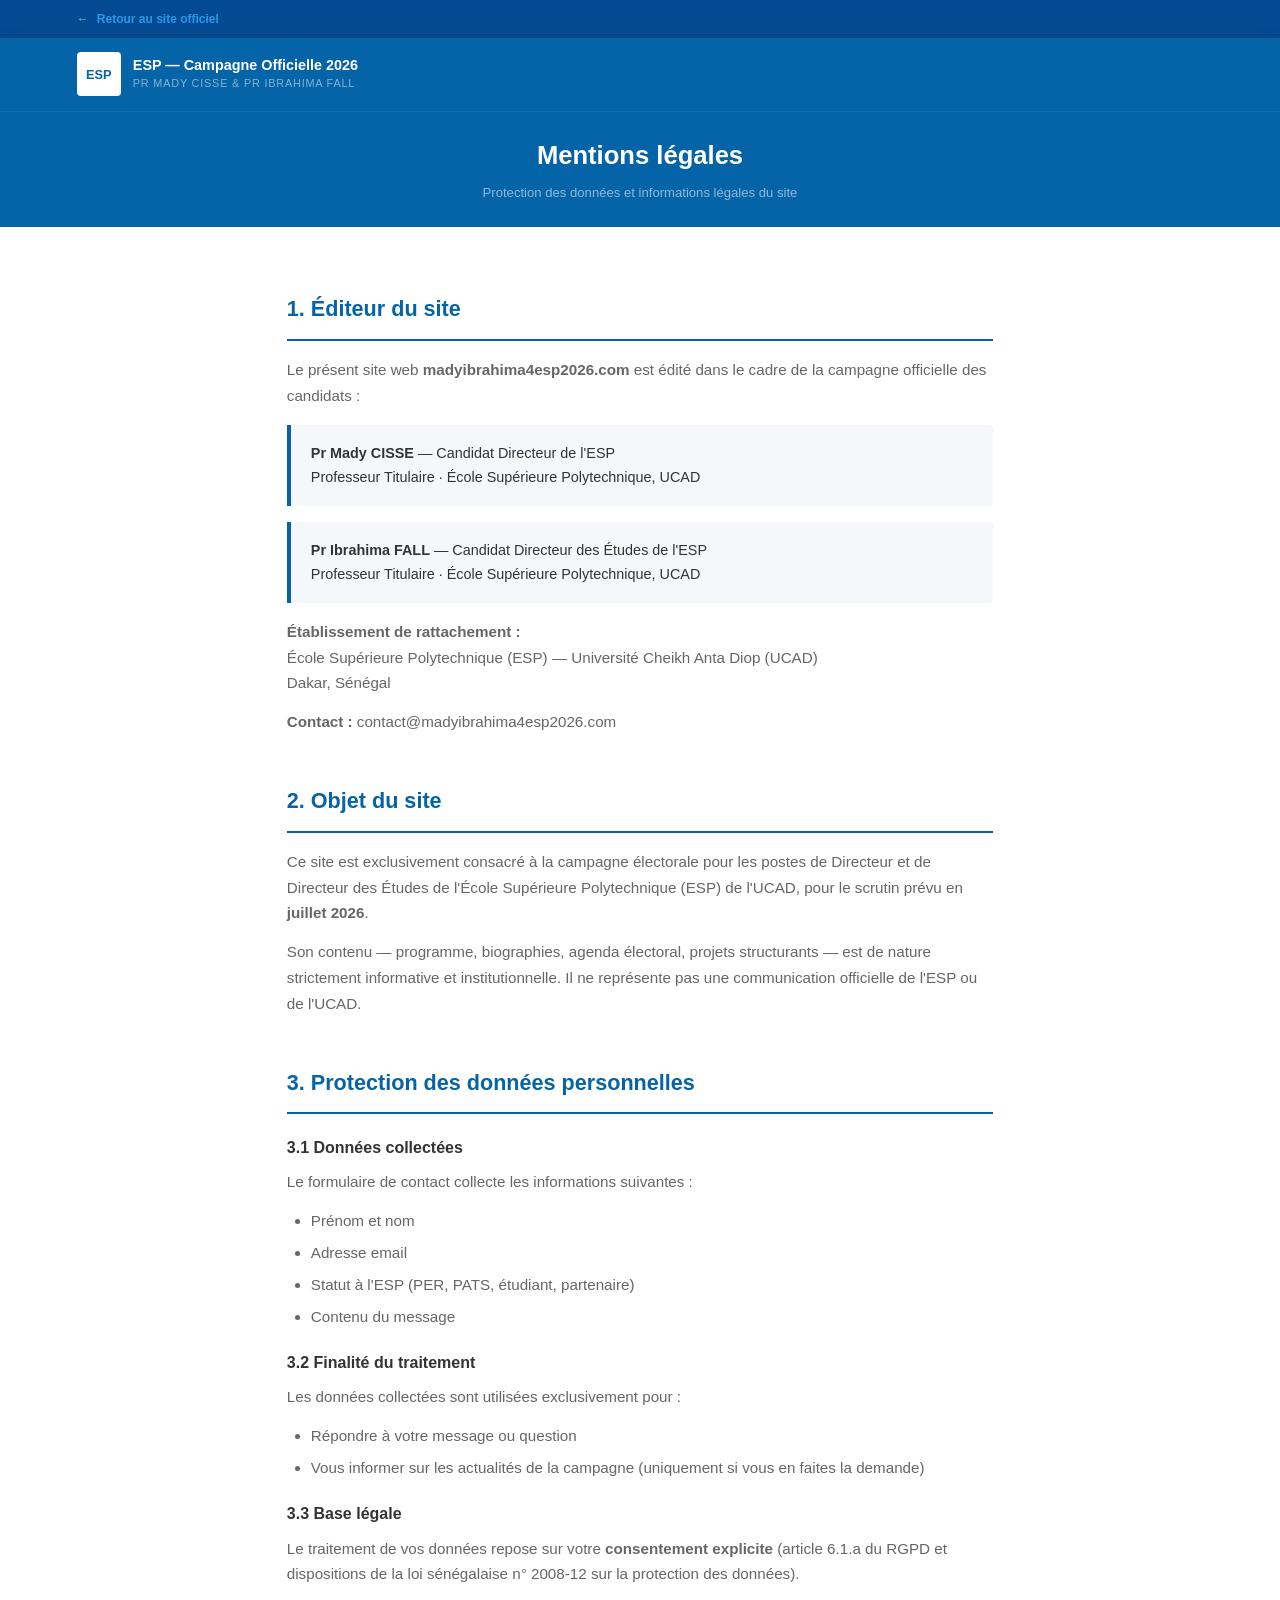
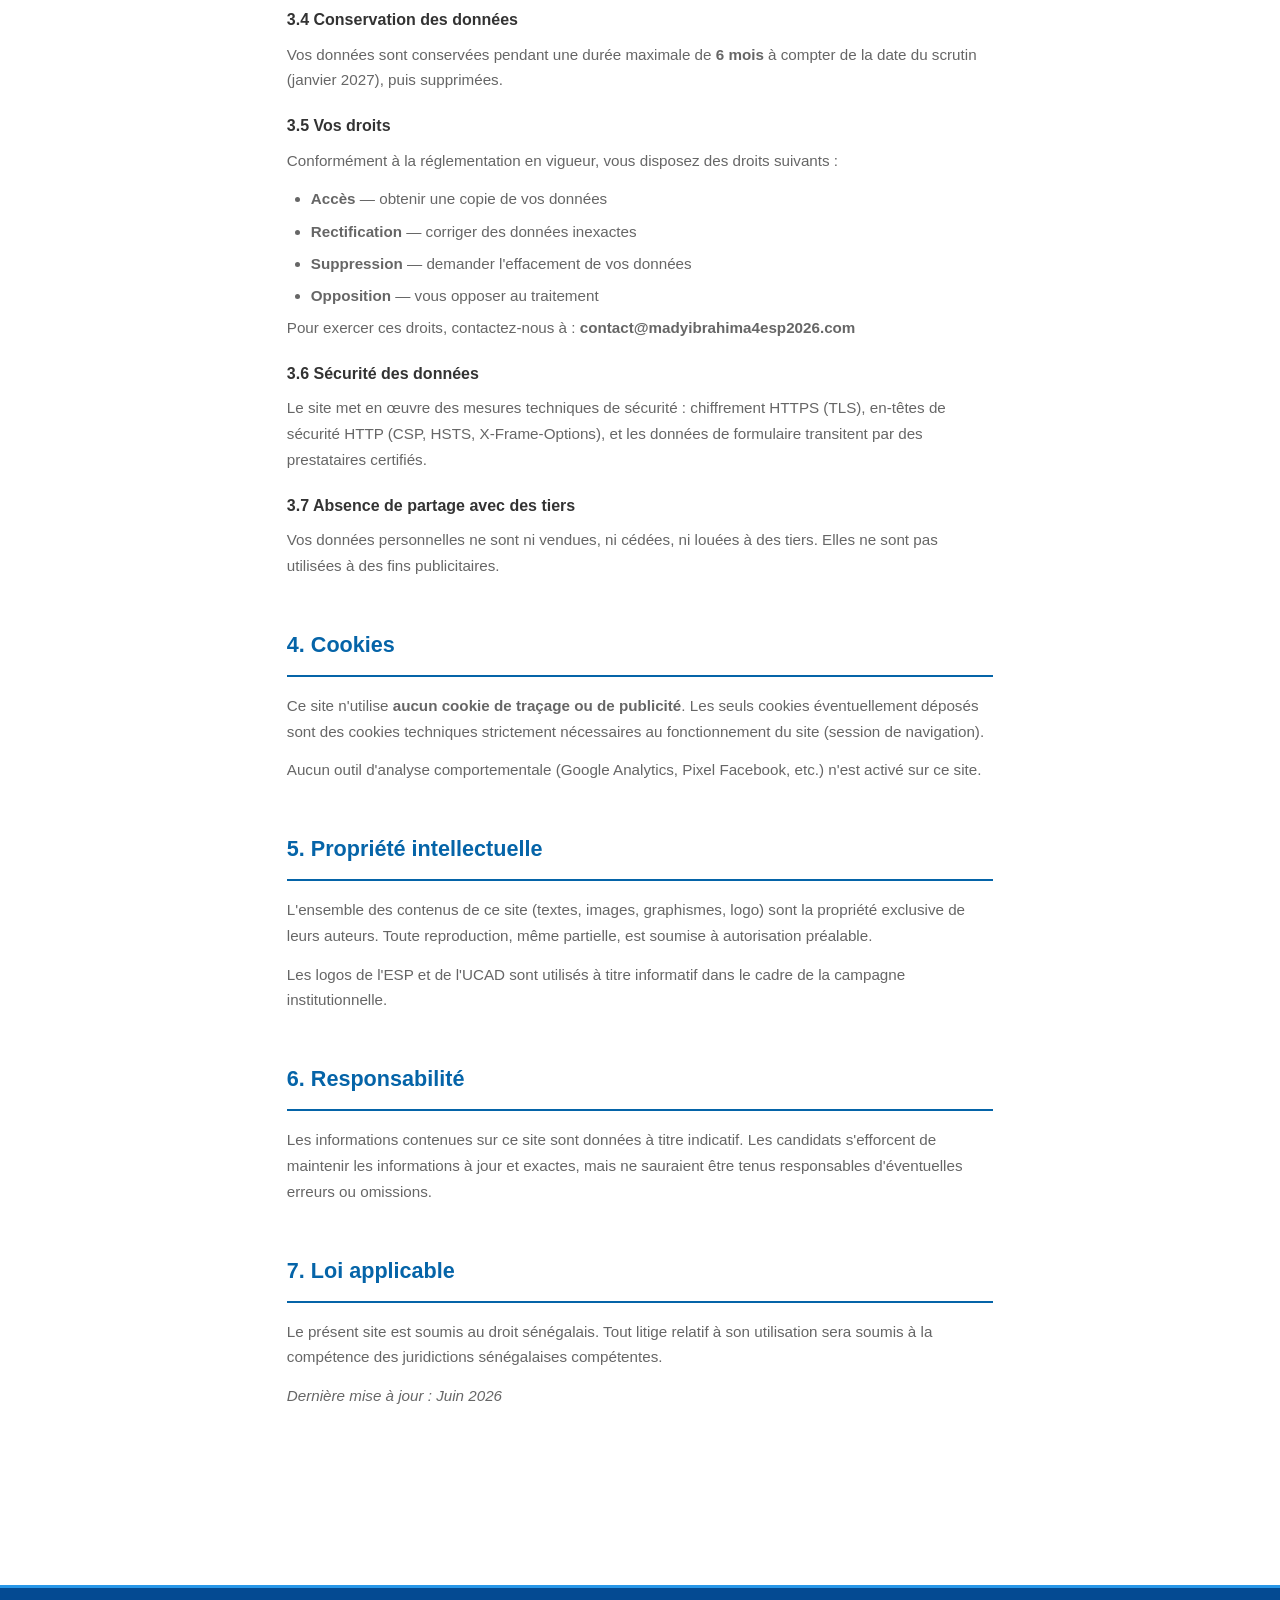
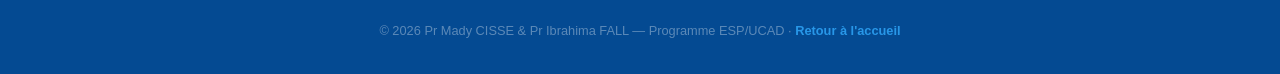
<file: mentions-legales.html>
<!DOCTYPE html>
<html lang="fr">
<head>
<meta charset="UTF-8">
<meta name="viewport" content="width=device-width, initial-scale=1.0">
<meta http-equiv="Referrer-Policy" content="strict-origin-when-cross-origin">
<meta name="robots" content="noindex, follow">
<title>Mentions légales & Protection des données — ESP Campagne 2026</title>
<style>
:root{
  --navy:#0564A8;--navy-dark:#044a92;--blue:#2897e8;
  --text:#333;--text-lt:#666;--border:#dde3ef;--light:#f5f7fa;
}
*{margin:0;padding:0;box-sizing:border-box;}
body{
  font-family:-apple-system,BlinkMacSystemFont,"Segoe UI",Roboto,"Helvetica Neue",Arial,sans-serif;
  color:var(--text);background:#fff;line-height:1.7;font-size:1rem;
}
.topbar{
  background:var(--navy-dark);padding:.55rem 6%;font-size:.75rem;
  color:rgba(255,255,255,.6);display:flex;align-items:center;gap:.5rem;
}
.topbar a{color:var(--blue);text-decoration:none;font-weight:600;}
.topbar a:hover{text-decoration:underline;}
header{background:var(--navy);padding:.9rem 6%;box-shadow:0 2px 12px rgba(0,0,0,.2);}
.brand{display:flex;align-items:center;gap:12px;text-decoration:none;}
.brand-logo{
  width:44px;height:44px;background:#fff;border-radius:4px;
  display:flex;align-items:center;justify-content:center;
  font-size:.8rem;font-weight:800;color:var(--navy);
}
.brand-name{font-size:.9rem;font-weight:700;color:#fff;line-height:1.3;}
.brand-sub{font-size:.68rem;color:rgba(255,255,255,.5);text-transform:uppercase;letter-spacing:.8px;}
.hero-small{background:var(--navy);padding:1.4rem 6%;text-align:center;color:#fff;border-top:1px solid rgba(255,255,255,.06);}
.hero-small h1{font-size:clamp(1.2rem,2.5vw,1.6rem);font-weight:800;margin-bottom:.3rem;color:#fff;}
.hero-small p{color:rgba(255,255,255,.55);font-size:.82rem;}
.content{max-width:860px;margin:4rem auto;padding:0 6%;padding-bottom:4rem;}
.section-block{margin-bottom:3rem;}
.section-block h2{
  font-size:1.35rem;color:var(--navy);font-weight:700;
  margin-bottom:1rem;padding-bottom:.7rem;border-bottom:2px solid var(--navy);
}
.section-block h3{font-size:1rem;font-weight:700;color:var(--text);margin:1.2rem 0 .5rem;}
.section-block p{color:var(--text-lt);margin-bottom:.8rem;font-size:.95rem;}
.section-block ul{color:var(--text-lt);padding-left:1.5rem;font-size:.95rem;}
.section-block ul li{margin-bottom:.4rem;}
.info-box{background:var(--light);border-left:4px solid var(--navy);padding:1rem 1.25rem;border-radius:0 4px 4px 0;margin:1rem 0;}
.info-box p{margin:0;font-size:.9rem;color:var(--text);}
footer{background:var(--navy-dark);color:rgba(255,255,255,.35);text-align:center;padding:2rem 6%;font-size:.8rem;border-top:3px solid var(--blue);}
footer a{color:var(--blue);text-decoration:none;font-weight:600;}
footer a:hover{text-decoration:underline;}
</style>
</head>
<body>
<div class="topbar">← <a href="index.html">Retour au site officiel</a></div>
<header>
  <a href="index.html" class="brand">
    <div class="brand-logo"><span>ESP</span></div>
    <div>
      <div class="brand-name">ESP — Campagne Officielle 2026</div>
      <div class="brand-sub">Pr Mady CISSE &amp; Pr Ibrahima FALL</div>
    </div>
  </a>
</header>

<div class="hero-small">
  <h1>Mentions légales</h1>
  <p>Protection des données et informations légales du site</p>
</div>

<main class="content" id="mentions">
  <div class="section-block">
    <h2>1. Éditeur du site</h2>
    <p>Le présent site web <strong>madyibrahima4esp2026.com</strong> est édité dans le cadre de la campagne officielle des candidats :</p>
    <div class="info-box">
      <p><strong>Pr Mady CISSE</strong> — Candidat Directeur de l'ESP<br>
      Professeur Titulaire · École Supérieure Polytechnique, UCAD</p>
    </div>
    <div class="info-box">
      <p><strong>Pr Ibrahima FALL</strong> — Candidat Directeur des Études de l'ESP<br>
      Professeur Titulaire · École Supérieure Polytechnique, UCAD</p>
    </div>
    <p><strong>Établissement de rattachement :</strong><br>
    École Supérieure Polytechnique (ESP) — Université Cheikh Anta Diop (UCAD)<br>
    Dakar, Sénégal</p>
    <p><strong>Contact :</strong> contact@madyibrahima4esp2026.com</p>
  </div>

  <div class="section-block">
    <h2>2. Objet du site</h2>
    <p>Ce site est exclusivement consacré à la campagne électorale pour les postes de Directeur et de Directeur des Études de l'École Supérieure Polytechnique (ESP) de l'UCAD, pour le scrutin prévu en <strong>juillet 2026</strong>.</p>
    <p>Son contenu — programme, biographies, agenda électoral, projets structurants — est de nature strictement informative et institutionnelle. Il ne représente pas une communication officielle de l'ESP ou de l'UCAD.</p>
  </div>

  <div class="section-block" id="donnees">
    <h2>3. Protection des données personnelles</h2>
    <h3>3.1 Données collectées</h3>
    <p>Le formulaire de contact collecte les informations suivantes :</p>
    <ul>
      <li>Prénom et nom</li>
      <li>Adresse email</li>
      <li>Statut à l'ESP (PER, PATS, étudiant, partenaire)</li>
      <li>Contenu du message</li>
    </ul>
    <h3>3.2 Finalité du traitement</h3>
    <p>Les données collectées sont utilisées exclusivement pour :</p>
    <ul>
      <li>Répondre à votre message ou question</li>
      <li>Vous informer sur les actualités de la campagne (uniquement si vous en faites la demande)</li>
    </ul>
    <h3>3.3 Base légale</h3>
    <p>Le traitement de vos données repose sur votre <strong>consentement explicite</strong> (article 6.1.a du RGPD et dispositions de la loi sénégalaise n° 2008-12 sur la protection des données).</p>
    <h3>3.4 Conservation des données</h3>
    <p>Vos données sont conservées pendant une durée maximale de <strong>6 mois</strong> à compter de la date du scrutin (janvier 2027), puis supprimées.</p>
    <h3>3.5 Vos droits</h3>
    <p>Conformément à la réglementation en vigueur, vous disposez des droits suivants :</p>
    <ul>
      <li><strong>Accès</strong> — obtenir une copie de vos données</li>
      <li><strong>Rectification</strong> — corriger des données inexactes</li>
      <li><strong>Suppression</strong> — demander l'effacement de vos données</li>
      <li><strong>Opposition</strong> — vous opposer au traitement</li>
    </ul>
    <p>Pour exercer ces droits, contactez-nous à : <strong>contact@madyibrahima4esp2026.com</strong></p>
    <h3>3.6 Sécurité des données</h3>
    <p>Le site met en œuvre des mesures techniques de sécurité : chiffrement HTTPS (TLS), en-têtes de sécurité HTTP (CSP, HSTS, X-Frame-Options), et les données de formulaire transitent par des prestataires certifiés.</p>
    <h3>3.7 Absence de partage avec des tiers</h3>
    <p>Vos données personnelles ne sont ni vendues, ni cédées, ni louées à des tiers. Elles ne sont pas utilisées à des fins publicitaires.</p>
  </div>

  <div class="section-block">
    <h2>4. Cookies</h2>
    <p>Ce site n'utilise <strong>aucun cookie de traçage ou de publicité</strong>. Les seuls cookies éventuellement déposés sont des cookies techniques strictement nécessaires au fonctionnement du site (session de navigation).</p>
    <p>Aucun outil d'analyse comportementale (Google Analytics, Pixel Facebook, etc.) n'est activé sur ce site.</p>
  </div>

  <div class="section-block">
    <h2>5. Propriété intellectuelle</h2>
    <p>L'ensemble des contenus de ce site (textes, images, graphismes, logo) sont la propriété exclusive de leurs auteurs. Toute reproduction, même partielle, est soumise à autorisation préalable.</p>
    <p>Les logos de l'ESP et de l'UCAD sont utilisés à titre informatif dans le cadre de la campagne institutionnelle.</p>
  </div>

  <div class="section-block">
    <h2>6. Responsabilité</h2>
    <p>Les informations contenues sur ce site sont données à titre indicatif. Les candidats s'efforcent de maintenir les informations à jour et exactes, mais ne sauraient être tenus responsables d'éventuelles erreurs ou omissions.</p>
  </div>

  <div class="section-block">
    <h2>7. Loi applicable</h2>
    <p>Le présent site est soumis au droit sénégalais. Tout litige relatif à son utilisation sera soumis à la compétence des juridictions sénégalaises compétentes.</p>
    <p><em>Dernière mise à jour : Juin 2026</em></p>
  </div>
</main>

<footer>
  <p>© 2026 Pr Mady CISSE &amp; Pr Ibrahima FALL — Programme ESP/UCAD · <a href="index.html">Retour à l'accueil</a></p>
</footer>
<a href="index.html#video" class="float-vid" aria-label="Voir la vidéo"></a>
</body>
</html>
</file>
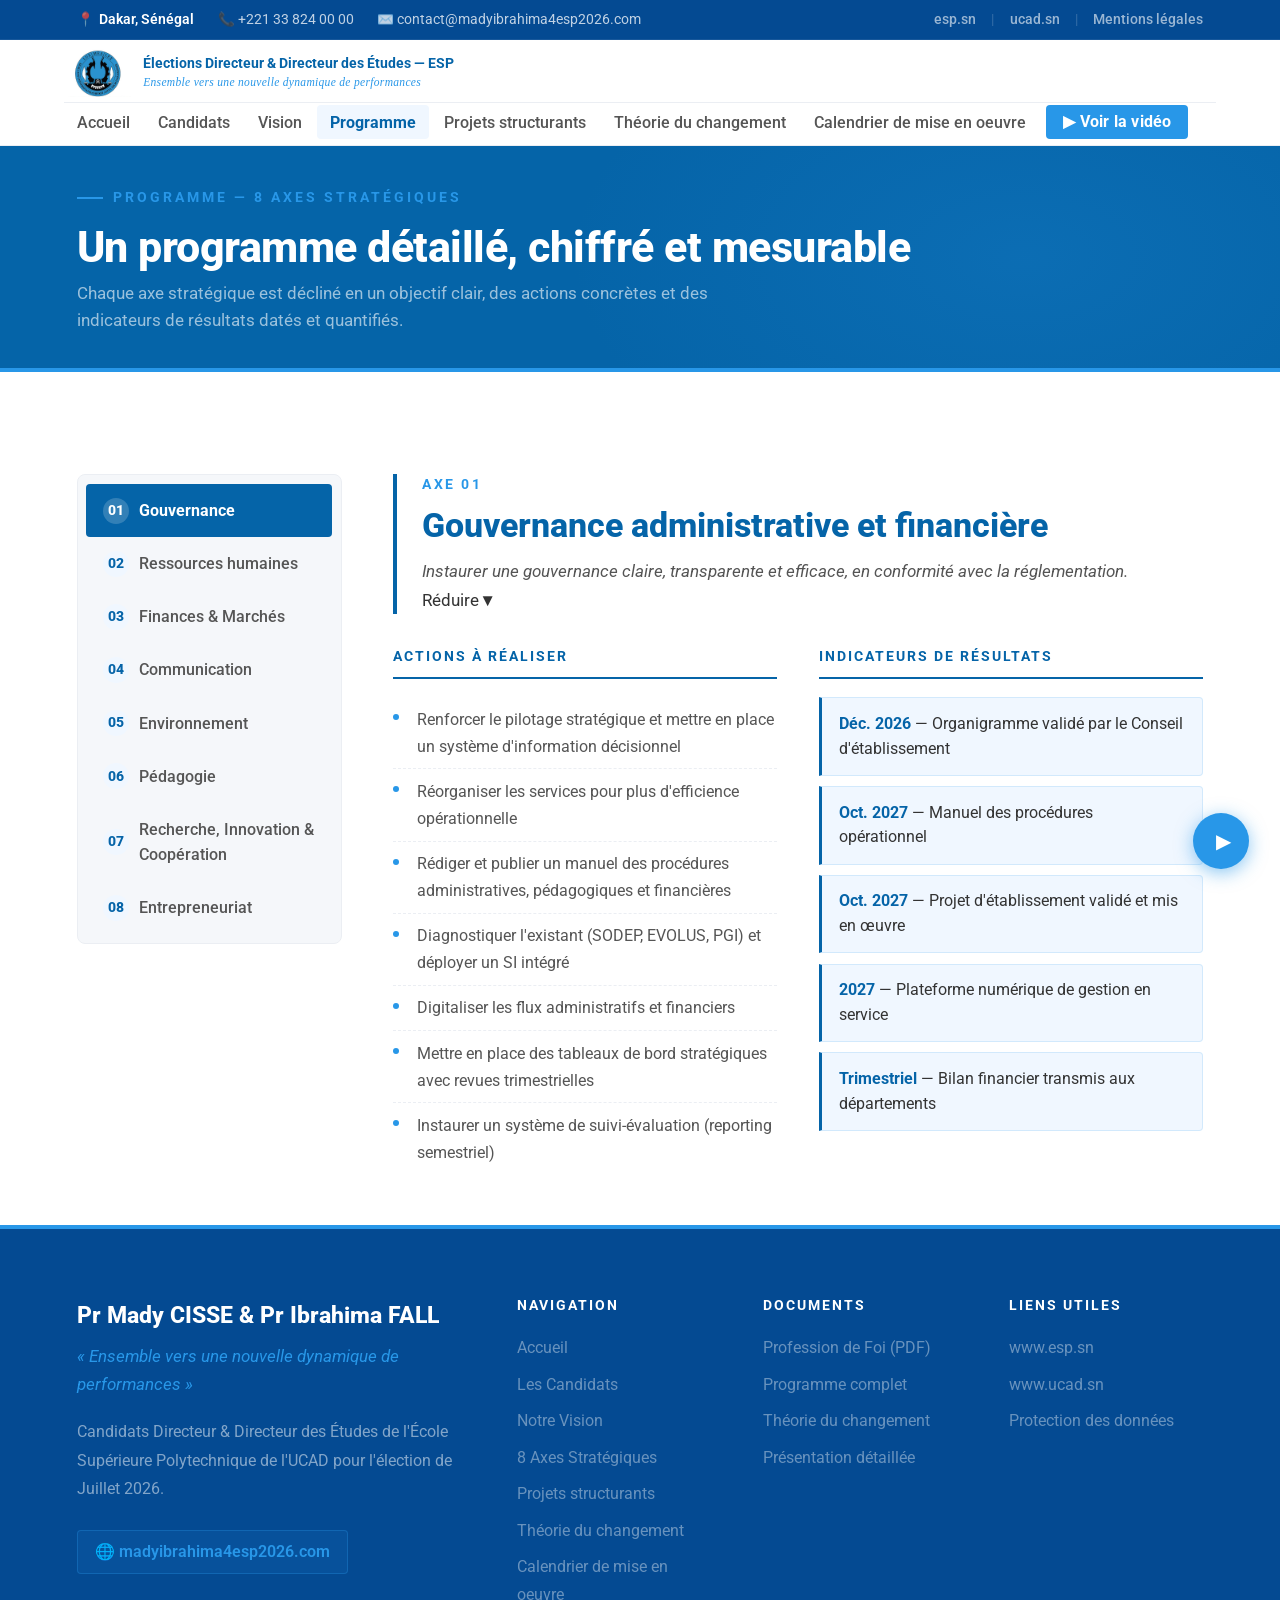
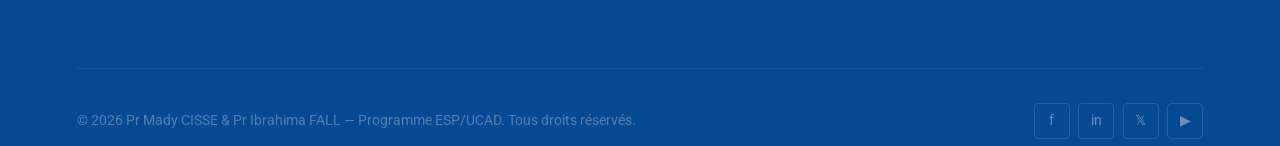
<file: programme.html>
<!DOCTYPE html>
<html lang="fr">
<head>
<meta charset="UTF-8">
<meta name="viewport" content="width=device-width, initial-scale=1.0">
<meta http-equiv="X-UA-Compatible" content="IE=edge">
<meta http-equiv="Referrer-Policy" content="strict-origin-when-cross-origin">
<title>Programme — 8 Axes Stratégiques · ESP/UCAD 2026</title>
<meta name="description" content="Programme détaillé, chiffré et mesurable — 8 axes stratégiques avec indicateurs de résultats datés et quantifiés pour l'ESP UCAD 2026.">
<meta name="robots" content="index, follow">
<link rel="canonical" href="https://www.madyibrahima4esp2026.com/programme.html">
<link rel="stylesheet" href="styles.css">
</head>
<body>

<!-- ══ TOPBAR ══ -->
<div class="topbar">
  <div class="tb-l">
    <span>📍 <strong>Dakar, Sénégal</strong></span>
    <span>📞 +221 33 824 00 00</span>
    <span>✉️ contact@madyibrahima4esp2026.com</span>
  </div>
  <div class="tb-r">
    <a href="https://www.esp.sn" target="_blank" rel="noopener noreferrer">esp.sn</a>
    <span class="sep">|</span>
    <a href="https://www.ucad.sn" target="_blank" rel="noopener noreferrer">ucad.sn</a>
    <span class="sep">|</span>
    <a href="mentions-legales.html">Mentions légales</a>
  </div>
</div>

<!-- ══ HEADER ══ -->
<header class="site-header">
  <div class="header-inner">
    <a href="index.html" class="brand" aria-label="Accueil">
      <div class="brand-logo">
        <img src="logo.jpg" alt="Logo ESP" onerror="this.style.display='none';this.parentNode.querySelector('.brand-logo-text').style.display='block'">
        <span class="brand-logo-text" style="display:none">ESP</span>
      </div>
      <div class="brand-text">
        <span class="brand-name">Élections Directeur &amp; Directeur des Études — ESP</span>
        <span class="brand-sub">Ensemble vers une nouvelle dynamique de performances</span>
      </div>
    </a>
    <nav aria-label="Navigation principale">
      <ul class="main-nav">
        <li><a href="index.html">Accueil</a></li>
        <li><a href="candidats.html">Candidats</a></li>
        <li><a href="vision.html">Vision</a></li>
        <li><a href="programme.html" class="active">Programme</a></li>
        <li><a href="projets.html">Projets structurants</a></li>
        <li><a href="theorie-du-changement.html">Théorie du changement</a></li>
        <li><a href="theorie-du-changement.html#calendrier">Calendrier de mise en oeuvre</a></li>
        <li><a href="index.html#video" class="cta nav-video">&#9654; Voir la vidéo</a></li>
      </ul>
    </nav>
    <button class="burger" id="menuToggle" aria-label="Ouvrir le menu" aria-expanded="false">
      <span></span><span></span><span></span>
    </button>
  </div>
</header>

<nav class="mobile-nav" id="mobileNav" aria-label="Menu mobile">
  <button class="close-btn" id="closeMenu" aria-label="Fermer">✕</button>
  <a href="index.html">Accueil</a>
  <a href="candidats.html">Les Candidats</a>
  <a href="vision.html">Vision</a>
  <a href="programme.html">Programme</a>
  <a href="projets.html">Projets structurants</a>
  <a href="theorie-du-changement.html">Théorie du changement</a>
  <a href="theorie-du-changement.html#calendrier">Calendrier de mise en oeuvre</a>

</nav>

<!-- ══ PAGE BANNER ══ -->
<section class="page-banner">
  <div class="container">
    <div class="eyebrow">Programme — 8 Axes Stratégiques</div>
    <h1 class="page-banner-title">Un programme détaillé, chiffré et mesurable</h1>
    <p class="page-banner-sub">Chaque axe stratégique est décliné en un objectif clair, des actions concrètes et des indicateurs de résultats datés et quantifiés.</p>
  </div>
</section>

<!-- ══ PROGRAMME ══ -->
<section class="section programme" id="programme">
  <div class="container">
    <div class="prog-layout">
      <aside class="prog-sidebar">
        <ul class="prog-list" id="progList" role="tablist">
          <li class="prog-item active" role="tab" tabindex="0"><span class="pnum">01</span><span>Gouvernance</span></li>
          <li class="prog-item" role="tab" tabindex="0"><span class="pnum">02</span><span>Ressources humaines</span></li>
          <li class="prog-item" role="tab" tabindex="0"><span class="pnum">03</span><span>Finances &amp; Marchés</span></li>
          <li class="prog-item" role="tab" tabindex="0"><span class="pnum">04</span><span>Communication</span></li>
          <li class="prog-item" role="tab" tabindex="0"><span class="pnum">05</span><span>Environnement</span></li>
          <li class="prog-item" role="tab" tabindex="0"><span class="pnum">06</span><span>Pédagogie</span></li>
          <li class="prog-item" role="tab" tabindex="0"><span class="pnum">07</span><span>Recherche, Innovation &amp; Coopération</span></li>
          <li class="prog-item" role="tab" tabindex="0"><span class="pnum">08</span><span>Entrepreneuriat</span></li>
        </ul>
      </aside>
      <div class="prog-content">

        <div class="prog-panel active"><div class="prog-hdr"><div class="prog-axe">Axe 01</div><h2 class="prog-h3">Gouvernance administrative et financière</h2><p class="prog-obj">Instaurer une gouvernance claire, transparente et efficace, en conformité avec la réglementation.</p></div><div class="prog-body"><div class="prog-col"><h4>Actions à réaliser</h4><ul class="prog-acts"><li>Renforcer le pilotage stratégique et mettre en place un système d'information décisionnel</li><li>Réorganiser les services pour plus d'efficience opérationnelle</li><li>Rédiger et publier un manuel des procédures administratives, pédagogiques et financières</li><li>Diagnostiquer l'existant (SODEP, EVOLUS, PGI) et déployer un SI intégré</li><li>Digitaliser les flux administratifs et financiers</li><li>Mettre en place des tableaux de bord stratégiques avec revues trimestrielles</li><li>Instaurer un système de suivi-évaluation (reporting semestriel)</li></ul></div><div class="prog-col"><h4>Indicateurs de résultats</h4><div class="prog-indic"><div class="indic"><strong>Déc. 2026</strong> — Organigramme validé par le Conseil d'établissement</div><div class="indic"><strong>Oct. 2027</strong> — Manuel des procédures opérationnel</div><div class="indic"><strong>Oct. 2027</strong> — Projet d'établissement validé et mis en œuvre</div><div class="indic"><strong>2027</strong> — Plateforme numérique de gestion en service</div><div class="indic"><strong>Trimestriel</strong> — Bilan financier transmis aux départements</div></div></div></div></div>

        <div class="prog-panel"><div class="prog-hdr"><div class="prog-axe">Axe 02</div><h2 class="prog-h3">Ressources humaines</h2><p class="prog-obj">Attirer, intégrer, former et fidéliser le personnel tout en renforçant la cohésion et la performance collective.</p></div><div class="prog-body"><div class="prog-col"><h4>Actions à réaliser</h4><ul class="prog-acts"><li>Réaliser l'audit du personnel et créer une base de données des compétences</li><li>Assurer l'adéquation Homme-Poste</li><li>Organiser l'accueil et l'intégration des nouvelles recrues</li><li>Établir un plan de formation continue et de carrière</li><li>Améliorer la prise en charge des vacataires</li><li>Développer une stratégie de recrutement pour PER et PATS</li><li>Mettre en place des actions pour le bien-être et la cohésion sociale</li></ul></div><div class="prog-col"><h4>Indicateurs de résultats</h4><div class="prog-indic"><div class="indic"><strong>Juil. 2027</strong> — SIRH fonctionnel</div><div class="indic"><strong>Juil. 2027</strong> — Plan de renforcement de capacités disponible</div><div class="indic"><strong>Janv. 2027</strong> — Livret et procédure d'accueil PER et PATS</div><div class="indic"><strong>20%</strong> du PER et PATS bénéficient d'une formation continue annuellement</div><div class="indic"><strong>Nov. 2026</strong> — Comité des sages installé</div></div></div></div></div>

        <div class="prog-panel"><div class="prog-hdr"><div class="prog-axe">Axe 03</div><h2 class="prog-h3">Ressources financières et marchés</h2><p class="prog-obj">Assurer une gestion financière transparente et conforme à la réglementation.</p></div><div class="prog-body"><div class="prog-col"><h4>Actions à réaliser</h4><ul class="prog-acts"><li>Instaurer une comptabilité analytique par département</li><li>Élaborer un calendrier budgétaire annuel</li><li>Mettre en place des procédures standardisées pour les marchés</li><li>Renforcer les capacités du comité des marchés</li><li>Instaurer des dispositifs de contrôle et d'audit interne</li><li>Digitaliser les processus financiers</li><li>Diversifier les sources de financement externes</li></ul></div><div class="prog-col"><h4>Indicateurs de résultats</h4><div class="prog-indic"><div class="indic"><strong>Budget 2027</strong> — Calendrier budgétaire validé</div><div class="indic"><strong>Juil. 2027</strong> — Manuel des procédures de passation des marchés</div><div class="indic"><strong>Juil. 2027</strong> — Rapport semestriel de contrôle et audit</div><div class="indic"><strong>≥ 80%</strong> des marchés du PPM exécutés et payés en 2027</div><div class="indic"><strong>30%</strong> du budget 2028 issu de partenariats</div></div></div></div></div>

        <div class="prog-panel"><div class="prog-hdr"><div class="prog-axe">Axe 04</div><h2 class="prog-h3">Communication interne et externe</h2><p class="prog-obj">Améliorer la circulation de l'information et renforcer la visibilité de l'ESP.</p></div><div class="prog-body"><div class="prog-col"><h4>Actions à réaliser</h4><ul class="prog-acts"><li>Mettre en place un service de communication dynamique</li><li>Déployer un plan de communication et renforcer la présence digitale</li><li>Construire un portail web et des outils numériques</li><li>Assurer une présence dans les médias et événements</li><li>Mettre en place des routines d'information interne</li><li>Développer des actions de lobbying et relations partenariales</li><li>Organiser des activités citoyennes</li></ul></div><div class="prog-col"><h4>Indicateurs de résultats</h4><div class="prog-indic"><div class="indic"><strong>Janv. 2027</strong> — Service de communication opérationnel</div><div class="indic"><strong>Janv. 2027</strong> — Plan de communication déployé</div><div class="indic"><strong>2027</strong> — Portail web + 4 outils numériques lancés</div><div class="indic">Réunion d'information <strong>tous les 2 mois</strong></div><div class="indic">Au moins <strong>2 activités citoyennes</strong> par année</div></div></div></div></div>

        <div class="prog-panel"><div class="prog-hdr"><div class="prog-axe">Axe 05</div><h2 class="prog-h3">Environnement de travail et cadre de vie</h2><p class="prog-obj">Offrir un environnement sécurisé et attractif pour le personnel et les étudiants.</p></div><div class="prog-body"><div class="prog-col"><h4>Actions à réaliser</h4><ul class="prog-acts"><li>Programme de rénovation et d'extension des infrastructures</li><li>Construction de nouveaux bâtiments : Tour pédagogie, Tour recherche/innovation</li><li>Bibliothèque moderne avec espace numérique</li><li>Rénover l'infrastructure réseau et construire un data center</li><li>Améliorer la sécurité et l'aménagement</li><li>Aménager et équiper les salles de classe et bureaux</li><li>Promouvoir l'autonomie en énergie et eau</li></ul></div><div class="prog-col"><h4>Indicateurs de résultats</h4><div class="prog-indic"><div class="indic"><strong>Déc. 2026</strong> — Bureau et salle de classe témoins disponibles</div><div class="indic"><strong>2027</strong> — 30% des salles et bureaux aménagés</div><div class="indic"><strong>2028</strong> — Tour recherche &amp; innovation lancée</div><div class="indic"><strong>2028</strong> — Data center installé et fonctionnel</div><div class="indic">Au bout de <strong>3 ans</strong> — toutes les salles aménagées</div></div></div></div></div>

        <div class="prog-panel"><div class="prog-hdr"><div class="prog-axe">Axe 06</div><h2 class="prog-h3">Pédagogie</h2><p class="prog-obj">Mettre en place une nouvelle architecture pédagogique améliorant la qualité des apprentissages et l'employabilité.</p></div><div class="prog-body"><div class="prog-col"><h4>Actions à réaliser</h4><ul class="prog-acts"><li>Créer une Direction des études</li><li>Mettre en place des classes préparatoires intégrées (ECG et scientifique)</li><li>Instaurer la bimodalité dans les enseignements</li><li>Réviser et actualiser les programmes ; créer de nouvelles filières</li><li>Former les enseignants sur les méthodes actives et outils numériques</li><li>Élaborer la stratégie TICEs et IA</li><li>Structurer et promouvoir la mobilité entrante et sortante</li></ul></div><div class="prog-col"><h4>Indicateurs de résultats</h4><div class="prog-indic"><div class="indic"><strong>Oct. 2028</strong> — Direction des études opérationnelle</div><div class="indic"><strong>Oct. 2028</strong> — Classes prépa ECG et scientifique lancées</div><div class="indic"><strong>2028</strong> — Au moins 5 nouvelles filières lancées</div><div class="indic"><strong>Oct. 2028</strong> — Bimodalité dans 50% des départements</div><div class="indic"><strong>Oct. 2029</strong> — Bimodalité dans tous les départements</div></div></div></div></div>

        <div class="prog-panel"><div class="prog-hdr"><div class="prog-axe">Axe 07</div><h2 class="prog-h3">Recherche, Innovation &amp; Coopération</h2><p class="prog-obj">Développer la recherche scientifique, stimuler l'innovation et renforcer les coopérations nationales et internationales de l'ESP.</p></div><div class="prog-body"><div class="prog-col"><h4>Actions à réaliser</h4><ul class="prog-acts"><li>Équiper les laboratoires et plateaux technologiques</li><li>Mettre en place un Centre de ressources, d'innovation et d'expertise (CRIE)</li><li>Renforcer et promouvoir la Forge Ndiaga NDIAYE</li><li>Lancer un programme d'accompagnement entrepreneurial</li><li>Mettre en place un dispositif de financement d'amorçage</li><li>Développer des partenariats nationaux et internationaux</li><li>Établir un réseau d'alumni entrepreneurs pour mentoring</li></ul></div><div class="prog-col"><h4>Indicateurs de résultats</h4><div class="prog-indic"><div class="indic"><strong>Budget 2027</strong> — Fonds de recherche augmenté de 50%</div><div class="indic">Au moins <strong>5 startups</strong> incubées dans la Forge par an dès 2027</div><div class="indic"><strong>100M FCFA</strong> en amorçage an 1, 150M an 2</div><div class="indic"><strong>Oct. 2028</strong> — Réseau alumni entrepreneurs lancé</div><div class="indic">Au moins <strong>5 missions d'expertise</strong> par année</div></div></div></div></div>

        <div class="prog-panel"><div class="prog-hdr"><div class="prog-axe">Axe 08</div><h2 class="prog-h3">Entrepreneuriat</h2><p class="prog-obj">Développer un écosystème d'entrepreneuriat transformant les résultats de recherche et compétences étudiantes en projets viables, entreprises et services utiles à la communauté.</p></div><div class="prog-body"><div class="prog-col"><h4>Actions à réaliser</h4><ul class="prog-acts"><li>Intégrer l'entrepreneuriat dans tous les cursus de formation (modules obligatoires/optionnels, projets, conventions stage-entrepreneuriat)</li><li>Intégrer des modules d'entreprenariat et de projets dans les programmes de formation</li><li>Renforcer et promouvoir la Forge Ndiaga NDIAYE</li><li>Mettre en place un dispositif de veille et d'accompagnement des étudiants et des enseignants/chercheurs pour la participation aux concours (Hackathon, challenges, etc.)</li><li>Lancer un programme d'accompagnement entrepreneurial (formation à la création, coachings, bootcamps, mentoring par professionnels)</li><li>Mettre en place un dispositif de financement d'amorçage (fonds internes, bourses projets, concours) et faciliter l'accès aux financements externes</li><li>Établir des partenariats entreprises/investisseurs et un réseau d'alumni entrepreneurs pour mentoring et mise en marché</li><li>Installer un service juridique (propriété intellectuelle, contrats, modèle économique) pour sécuriser et valoriser les résultats</li></ul></div><div class="prog-col"><h4>Indicateurs de résultats</h4><div class="prog-indic"><div class="indic">Modules d'entrepreneuriat intégrés dans les programmes de <strong>tous les cycles</strong></div><div class="indic">Au moins <strong>05 startups</strong> incubées dans la Forge Ndiaga NDIAYE par an dès 2027</div><div class="indic"><strong>Oct. 2028</strong> — Réseau alumni entrepreneurs de l'ESP lancé</div><div class="indic">Au moins <strong>01 concours</strong> sur l'entrepreneuriat lancé en 2028 par l'ESP sur fonds propres</div><div class="indic"><strong>Oct. 2027</strong> — Dispositif de veille et d'accompagnement opérationnel</div><div class="indic"><strong>Oct. 2028</strong> — Conseiller juridique intégré dans la Forge Ndiaga NDIAYE</div><div class="indic"><strong>100M FCFA</strong> injectés en amorçage an 1, <strong>150M</strong> an 2</div></div></div></div></div>

      </div>
    </div>
  </div>
</section>

<!-- ══ FOOTER ══ -->
<footer>
  <div class="footer-top">
    <div>
      <div class="foot-name">Pr Mady CISSE &amp; Pr Ibrahima FALL</div>
      <div class="foot-tag">« Ensemble vers une nouvelle dynamique de performances »</div>
      <p class="foot-desc">Candidats Directeur &amp; Directeur des Études de l'École Supérieure Polytechnique de l'UCAD pour l'élection de Juillet 2026.</p>
      <a href="https://www.madyibrahima4esp2026.com" class="foot-link" rel="noopener noreferrer">🌐 madyibrahima4esp2026.com</a>
    </div>
    <div class="footer-col">
      <h4>Navigation</h4>
      <ul>
        <li><a href="index.html">Accueil</a></li>
        <li><a href="candidats.html">Les Candidats</a></li>
        <li><a href="vision.html">Notre Vision</a></li>
        <li><a href="programme.html">8 Axes Stratégiques</a></li>
        <li><a href="projets.html">Projets structurants</a></li>
        <li><a href="theorie-du-changement.html">Théorie du changement</a></li>
        <li><a href="theorie-du-changement.html#calendrier">Calendrier de mise en oeuvre</a></li>
      </ul>
    </div>
    <div class="footer-col">
      <h4>Documents</h4>
      <ul>
        <li><a href="documents/profession-de-foi.pdf" target="_blank" rel="noopener noreferrer">Profession de Foi (PDF)</a></li>
        <li><a href="documents/programme-complet.pdf" target="_blank" rel="noopener noreferrer">Programme complet</a></li>
        <li><a href="documents/theorie-du-changement.pdf" target="_blank" rel="noopener noreferrer">Théorie du changement</a></li>
        <li><a href="documents/presentation.pdf" target="_blank" rel="noopener noreferrer">Présentation détaillée</a></li>
        </ul>
    </div>
    <div class="footer-col">
      <h4>Liens utiles</h4>
      <ul>
        <li><a href="https://www.esp.sn" target="_blank" rel="noopener noreferrer">www.esp.sn</a></li>
        <li><a href="https://www.ucad.sn" target="_blank" rel="noopener noreferrer">www.ucad.sn</a></li>
        <li><a href="mentions-legales.html#donnees">Protection des données</a></li>
        </ul>
    </div>
  </div>
  <div class="footer-bot">
    <p class="footer-copy">© 2026 Pr Mady CISSE &amp; Pr Ibrahima FALL — Programme ESP/UCAD. Tous droits réservés.</p>
    <div class="socials">
      <a href="#" class="soc" aria-label="Facebook" rel="noopener noreferrer">f</a>
      <a href="#" class="soc" aria-label="LinkedIn" rel="noopener noreferrer">in</a>
      <a href="#" class="soc" aria-label="Twitter / X" rel="noopener noreferrer">𝕏</a>
      <a href="#" class="soc" aria-label="YouTube" rel="noopener noreferrer">▶</a>
    </div>
  </div>
</footer>

<script src="main.js" defer></script>
<a href="index.html#video" class="float-vid" aria-label="Voir la vidéo"></a>
</body>
</html>
</file>
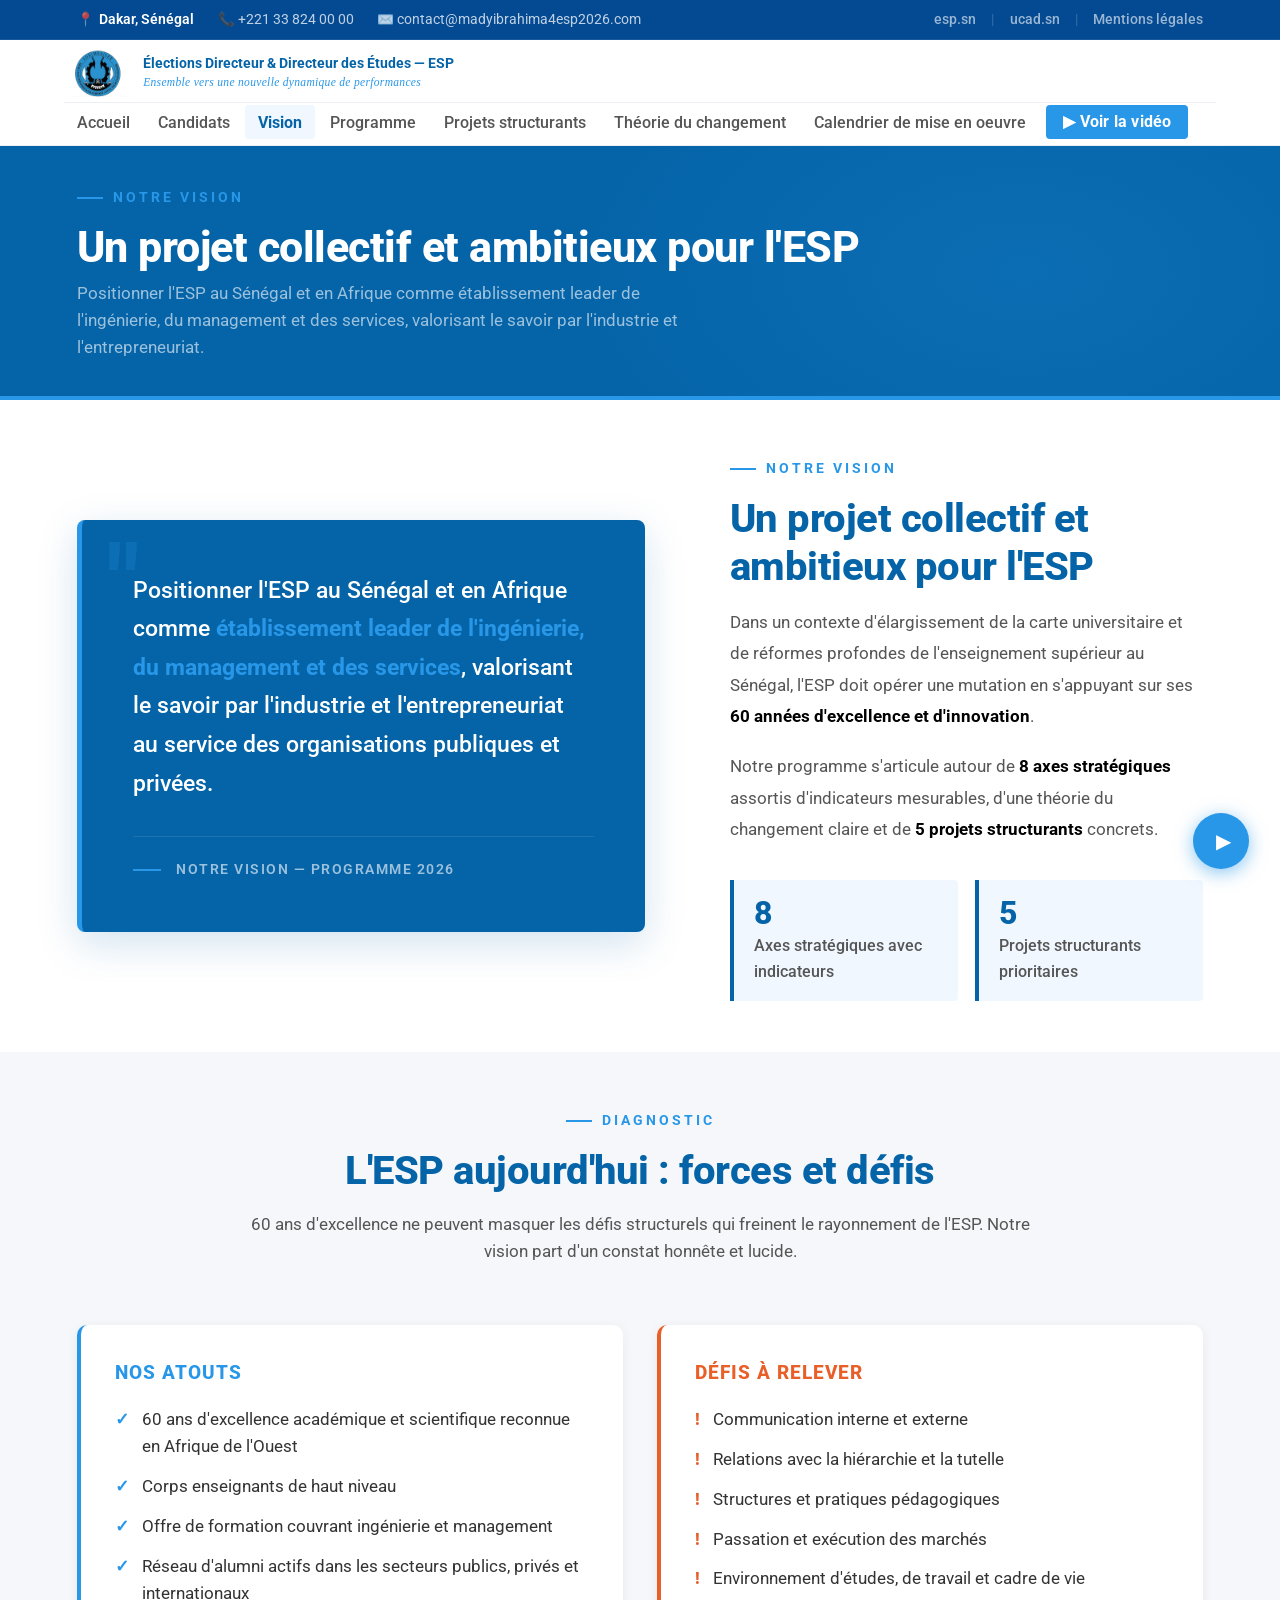
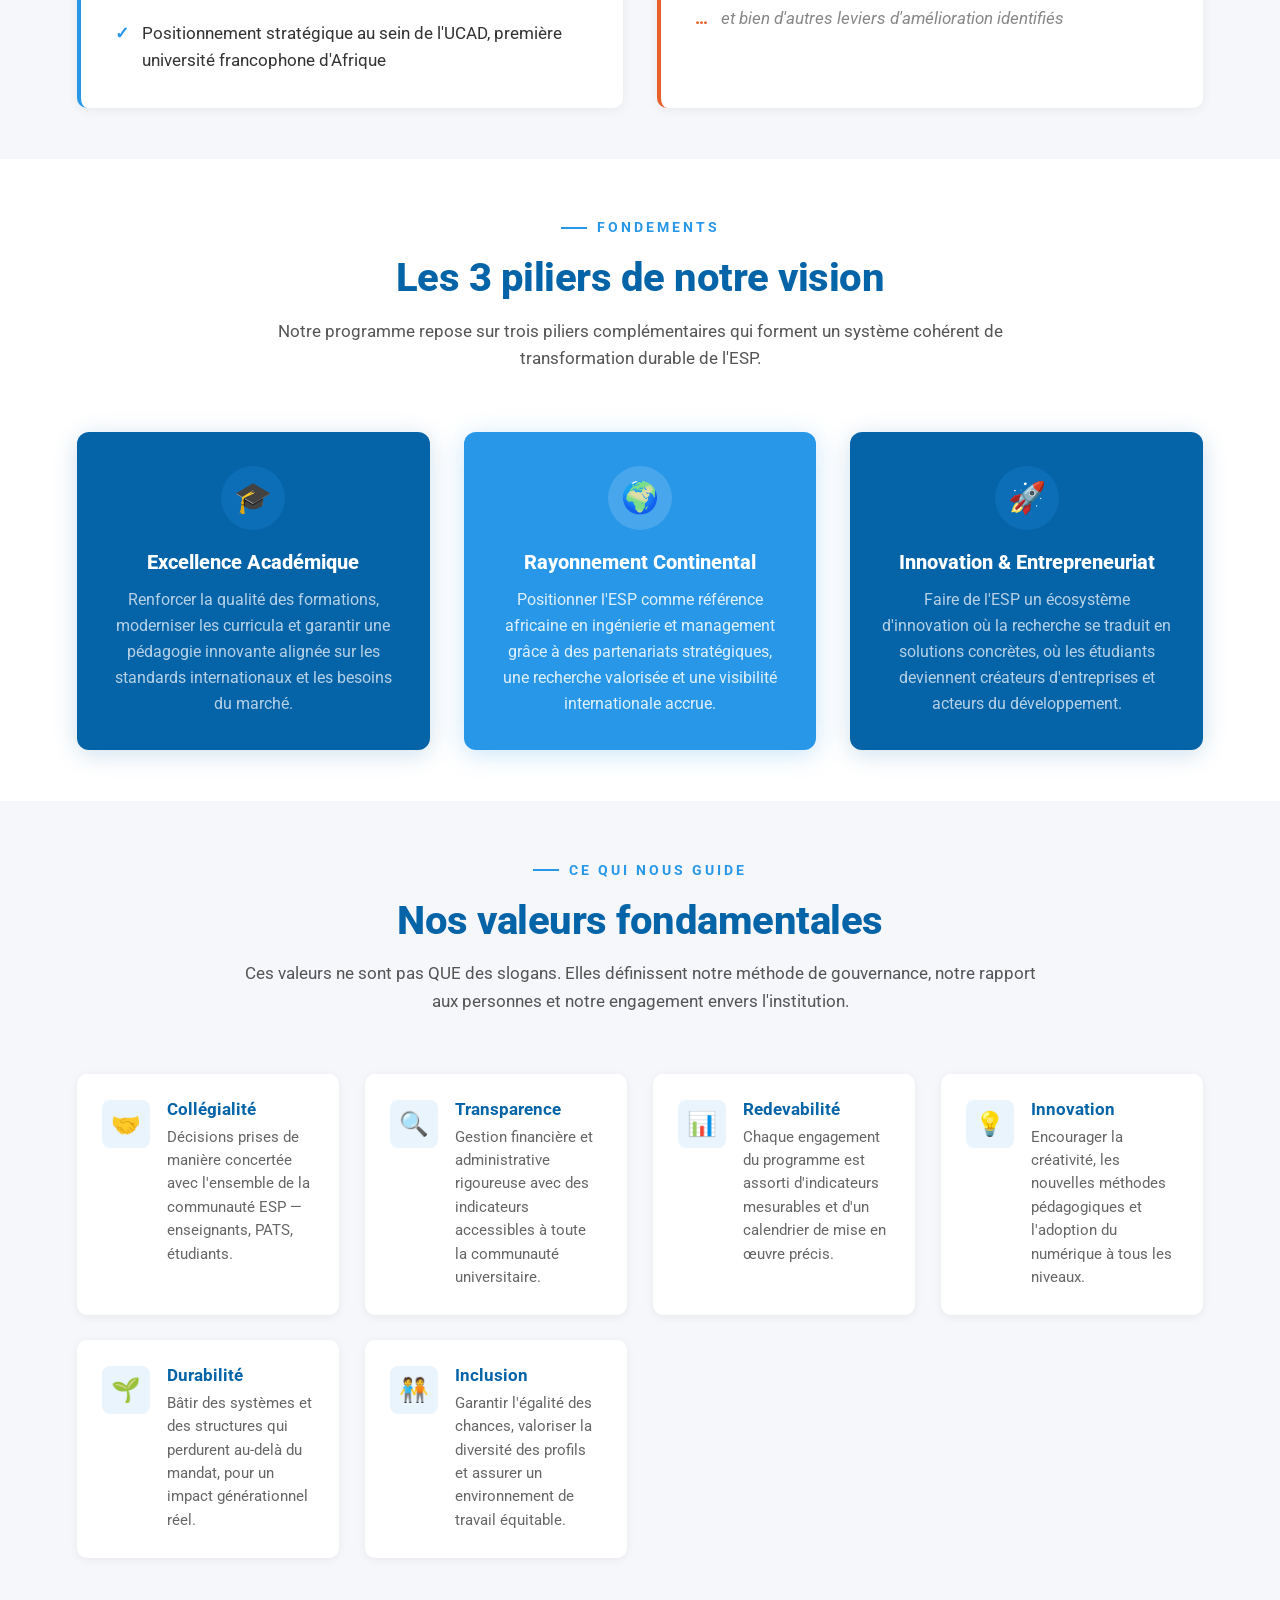
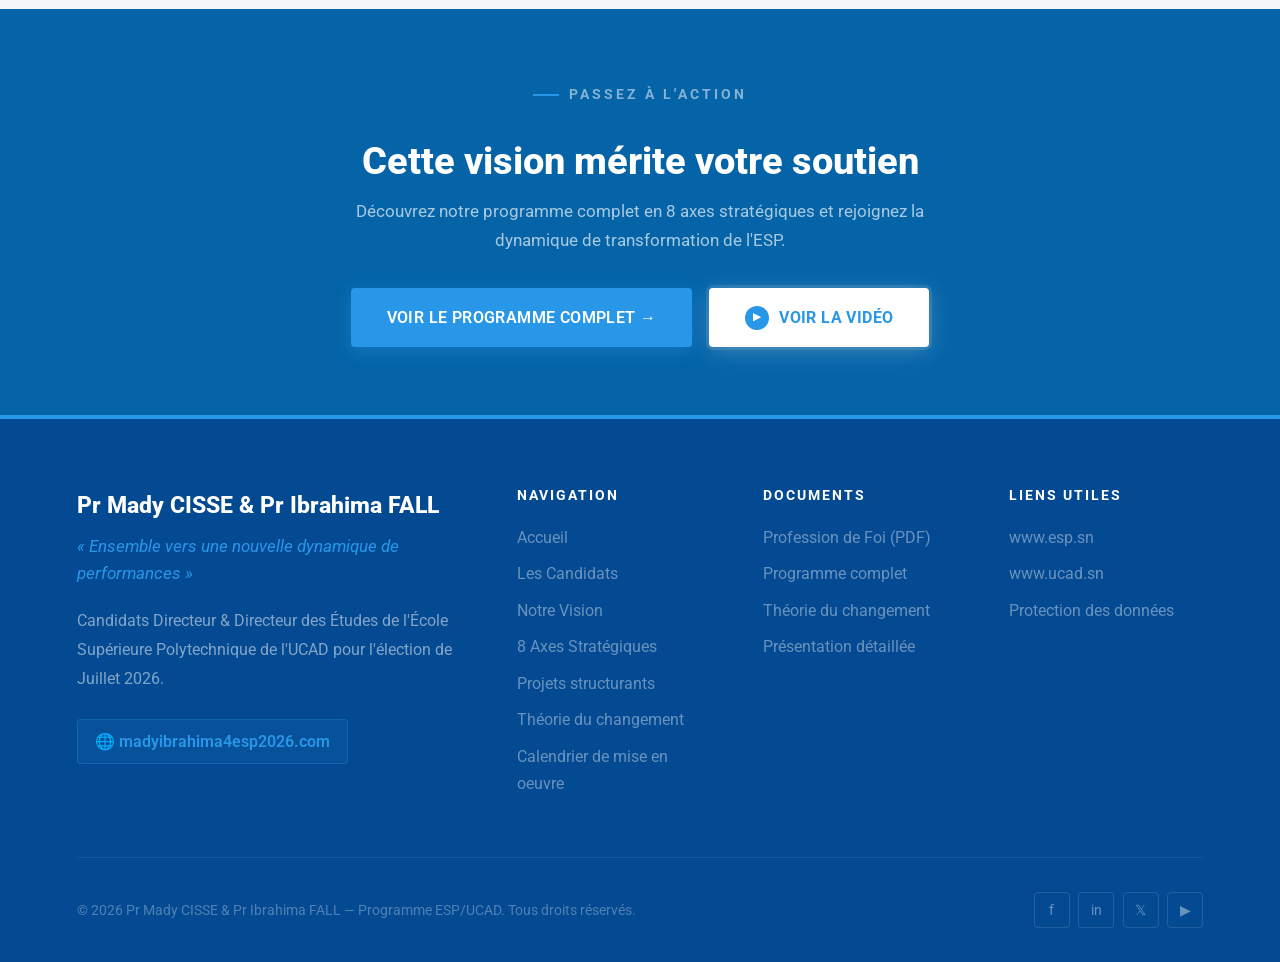
<file: vision.html>
<!DOCTYPE html>
<html lang="fr">
<head>
<meta charset="UTF-8">
<meta name="viewport" content="width=device-width, initial-scale=1.0">
<meta http-equiv="X-UA-Compatible" content="IE=edge">
<meta http-equiv="Referrer-Policy" content="strict-origin-when-cross-origin">
<title>Notre Vision — Pr Mady CISSE & Pr Ibrahima FALL · ESP/UCAD 2026</title>
<meta name="description" content="Positionner l'ESP comme établissement leader de l'ingénierie et du management en Afrique. Découvrez la vision stratégique du programme 2026.">
<meta name="robots" content="index, follow">
<link rel="canonical" href="https://www.madyibrahima4esp2026.com/vision.html">
<link rel="stylesheet" href="styles.css">
</head>
<body>

<!-- ══ TOPBAR ══ -->
<div class="topbar">
  <div class="tb-l">
    <span>📍 <strong>Dakar, Sénégal</strong></span>
    <span>📞 +221 33 824 00 00</span>
    <span>✉️ contact@madyibrahima4esp2026.com</span>
  </div>
  <div class="tb-r">
    <a href="https://www.esp.sn" target="_blank" rel="noopener noreferrer">esp.sn</a>
    <span class="sep">|</span>
    <a href="https://www.ucad.sn" target="_blank" rel="noopener noreferrer">ucad.sn</a>
    <span class="sep">|</span>
    <a href="mentions-legales.html">Mentions légales</a>
  </div>
</div>

<!-- ══ HEADER ══ -->
<header class="site-header">
  <div class="header-inner">
    <a href="index.html" class="brand" aria-label="Accueil">
      <div class="brand-logo">
        <img src="logo.jpg" alt="Logo ESP" onerror="this.style.display='none';this.parentNode.querySelector('.brand-logo-text').style.display='block'">
        <span class="brand-logo-text" style="display:none">ESP</span>
      </div>
      <div class="brand-text">
        <span class="brand-name">Élections Directeur &amp; Directeur des Études — ESP</span>
        <span class="brand-sub">Ensemble vers une nouvelle dynamique de performances</span>
      </div>
    </a>
    <nav aria-label="Navigation principale">
      <ul class="main-nav">
        <li><a href="index.html">Accueil</a></li>
        <li><a href="candidats.html">Candidats</a></li>
        <li><a href="vision.html" class="active">Vision</a></li>
        <li><a href="programme.html">Programme</a></li>
        <li><a href="projets.html">Projets structurants</a></li>
        <li><a href="theorie-du-changement.html">Théorie du changement</a></li>
        <li><a href="theorie-du-changement.html#calendrier">Calendrier de mise en oeuvre</a></li>
        <li><a href="index.html#video" class="cta nav-video">&#9654; Voir la vidéo</a></li>
      </ul>
    </nav>
    <button class="burger" id="menuToggle" aria-label="Ouvrir le menu" aria-expanded="false">
      <span></span><span></span><span></span>
    </button>
  </div>
</header>

<nav class="mobile-nav" id="mobileNav" aria-label="Menu mobile">
  <button class="close-btn" id="closeMenu" aria-label="Fermer">✕</button>
  <a href="index.html">Accueil</a>
  <a href="candidats.html">Les Candidats</a>
  <a href="vision.html">Vision</a>
  <a href="programme.html">Programme</a>
  <a href="projets.html">Projets structurants</a>
  <a href="theorie-du-changement.html">Théorie du changement</a>
  <a href="theorie-du-changement.html#calendrier">Calendrier de mise en oeuvre</a>

</nav>

<!-- ══ PAGE BANNER ══ -->
<section class="page-banner">
  <div class="container">
    <div class="eyebrow">Notre Vision</div>
    <h1 class="page-banner-title">Un projet collectif et ambitieux pour l'ESP</h1>
    <p class="page-banner-sub">Positionner l'ESP au Sénégal et en Afrique comme établissement leader de l'ingénierie, du management et des services, valorisant le savoir par l'industrie et l'entrepreneuriat.</p>
  </div>
</section>

<!-- ══ VISION ══ -->
<section class="section vision" id="vision">
  <div class="container">
    <div class="vision-grid">
      <div class="vision-quote reveal">
        <p class="vision-q">Positionner l'ESP au Sénégal et en Afrique comme <strong>établissement leader de l'ingénierie, du management et des services</strong>, valorisant le savoir par l'industrie et l'entrepreneuriat au service des organisations publiques et privées.</p>
        <div class="vision-attr"><div class="attr-line"></div><div class="attr-txt">Notre vision — Programme 2026</div></div>
      </div>
      <div class="vision-text reveal">
        <div class="eyebrow">Notre Vision</div>
        <h2 class="section-title">Un projet collectif et<br>ambitieux pour l'ESP</h2>
        <p>Dans un contexte d'élargissement de la carte universitaire et de réformes profondes de l'enseignement supérieur au Sénégal, l'ESP doit opérer une mutation en s'appuyant sur ses <strong>60 années d'excellence et d'innovation</strong>.</p>
        <p>Notre programme s'articule autour de <strong>8 axes stratégiques</strong> assortis d'indicateurs mesurables, d'une théorie du changement claire et de <strong>5 projets structurants</strong> concrets.</p>
        <div class="vision-feats">
          <div class="vfeat"><div class="vfeat-n">8</div><div class="vfeat-t">Axes stratégiques avec indicateurs</div></div>
          <div class="vfeat"><div class="vfeat-n">5</div><div class="vfeat-t">Projets structurants prioritaires</div></div>
        </div>
      </div>
    </div>
  </div>
</section>

<!-- ══ DIAGNOSTIC ══ -->
<section class="section" id="diagnostic" style="background:#f5f7fa;">
  <div class="container">
    <div class="section-hd center">
      <div class="eyebrow">Diagnostic</div>
      <h2 class="section-title">L'ESP aujourd'hui : forces et défis</h2>
      <p class="section-intro">60 ans d'excellence ne peuvent masquer les défis structurels qui freinent le rayonnement de l'ESP. Notre vision part d'un constat honnête et lucide.</p>
    </div>
    <div style="display:grid;grid-template-columns:1fr 1fr;gap:2rem;margin-top:2.5rem;" class="diag-grid">
      <div class="reveal" style="background:#fff;border-radius:10px;padding:2rem;border-left:4px solid #2897e8;box-shadow:0 2px 12px rgba(0,0,0,.06);">
        <div style="font-size:1.1rem;font-weight:800;color:#2897e8;margin-bottom:1rem;text-transform:uppercase;letter-spacing:1px;">Nos Atouts</div>
        <ul style="list-style:none;padding:0;display:flex;flex-direction:column;gap:.75rem;">
          <li style="display:flex;gap:.75rem;align-items:flex-start;"><span style="color:#2897e8;font-weight:800;flex-shrink:0;">✓</span><span>60 ans d'excellence académique et scientifique reconnue en Afrique de l'Ouest</span></li>
          <li style="display:flex;gap:.75rem;align-items:flex-start;"><span style="color:#2897e8;font-weight:800;flex-shrink:0;">✓</span><span>Corps enseignants de haut niveau</span></li>
          <li style="display:flex;gap:.75rem;align-items:flex-start;"><span style="color:#2897e8;font-weight:800;flex-shrink:0;">✓</span><span>Offre de formation couvrant ingénierie et management</span></li>
          <li style="display:flex;gap:.75rem;align-items:flex-start;"><span style="color:#2897e8;font-weight:800;flex-shrink:0;">✓</span><span>Réseau d'alumni actifs dans les secteurs publics, privés et internationaux</span></li>
          <li style="display:flex;gap:.75rem;align-items:flex-start;"><span style="color:#2897e8;font-weight:800;flex-shrink:0;">✓</span><span>Positionnement stratégique au sein de l'UCAD, première université francophone d'Afrique</span></li>
        </ul>
      </div>
      <div class="reveal" style="background:#fff;border-radius:10px;padding:2rem;border-left:4px solid #e85f28;box-shadow:0 2px 12px rgba(0,0,0,.06);">
        <div style="font-size:1.1rem;font-weight:800;color:#e85f28;margin-bottom:1rem;text-transform:uppercase;letter-spacing:1px;">Défis à relever</div>
        <ul style="list-style:none;padding:0;display:flex;flex-direction:column;gap:.75rem;">
          <li style="display:flex;gap:.75rem;align-items:flex-start;"><span style="color:#e85f28;font-weight:800;flex-shrink:0;">!</span><span>Communication interne et externe</span></li>
          <li style="display:flex;gap:.75rem;align-items:flex-start;"><span style="color:#e85f28;font-weight:800;flex-shrink:0;">!</span><span>Relations avec la hiérarchie et la tutelle</span></li>
          <li style="display:flex;gap:.75rem;align-items:flex-start;"><span style="color:#e85f28;font-weight:800;flex-shrink:0;">!</span><span>Structures et pratiques pédagogiques</span></li>
          <li style="display:flex;gap:.75rem;align-items:flex-start;"><span style="color:#e85f28;font-weight:800;flex-shrink:0;">!</span><span>Passation et exécution des marchés</span></li>
          <li style="display:flex;gap:.75rem;align-items:flex-start;"><span style="color:#e85f28;font-weight:800;flex-shrink:0;">!</span><span>Environnement d'études, de travail et cadre de vie</span></li>
          <li style="display:flex;gap:.75rem;align-items:flex-start;"><span style="color:#e85f28;font-weight:800;flex-shrink:0;">…</span><span style="font-style:italic;color:#888;">et bien d'autres leviers d'amélioration identifiés</span></li>
        </ul>
      </div>
    </div>
  </div>
</section>

<!-- ══ PILIERS ══ -->
<section class="section" id="piliers">
  <div class="container">
    <div class="section-hd center">
      <div class="eyebrow">Fondements</div>
      <h2 class="section-title">Les 3 piliers de notre vision</h2>
      <p class="section-intro">Notre programme repose sur trois piliers complémentaires qui forment un système cohérent de transformation durable de l'ESP.</p>
    </div>
    <div style="display:grid;grid-template-columns:repeat(3,1fr);gap:2rem;margin-top:2.5rem;" class="piliers-grid">
      <div class="reveal" style="background:#0564A8;color:#fff;border-radius:12px;padding:2rem 1.75rem;text-align:center;box-shadow:0 4px 24px rgba(5,100,168,.2);">
        <div style="width:64px;height:64px;border-radius:50%;background:rgba(40,151,232,.2);display:flex;align-items:center;justify-content:center;margin:0 auto 1.25rem;font-size:1.8rem;">🎓</div>
        <h3 style="font-size:1.15rem;font-weight:800;margin-bottom:.75rem;color:#fff;">Excellence Académique</h3>
        <p style="color:rgba(255,255,255,.7);font-size:.92rem;line-height:1.65;">Renforcer la qualité des formations, moderniser les curricula et garantir une pédagogie innovante alignée sur les standards internationaux et les besoins du marché.</p>
      </div>
      <div class="reveal" style="background:#2897e8;color:#fff;border-radius:12px;padding:2rem 1.75rem;text-align:center;box-shadow:0 4px 24px rgba(40,151,232,.25);">
        <div style="width:64px;height:64px;border-radius:50%;background:rgba(255,255,255,.15);display:flex;align-items:center;justify-content:center;margin:0 auto 1.25rem;font-size:1.8rem;">🌍</div>
        <h3 style="font-size:1.15rem;font-weight:800;margin-bottom:.75rem;color:#fff;">Rayonnement Continental</h3>
        <p style="color:rgba(255,255,255,.85);font-size:.92rem;line-height:1.65;">Positionner l'ESP comme référence africaine en ingénierie et management grâce à des partenariats stratégiques, une recherche valorisée et une visibilité internationale accrue.</p>
      </div>
      <div class="reveal" style="background:#0564A8;color:#fff;border-radius:12px;padding:2rem 1.75rem;text-align:center;box-shadow:0 4px 24px rgba(5,100,168,.2);">
        <div style="width:64px;height:64px;border-radius:50%;background:rgba(40,151,232,.2);display:flex;align-items:center;justify-content:center;margin:0 auto 1.25rem;font-size:1.8rem;">🚀</div>
        <h3 style="font-size:1.15rem;font-weight:800;margin-bottom:.75rem;color:#fff;">Innovation & Entrepreneuriat</h3>
        <p style="color:rgba(255,255,255,.7);font-size:.92rem;line-height:1.65;">Faire de l'ESP un écosystème d'innovation où la recherche se traduit en solutions concrètes, où les étudiants deviennent créateurs d'entreprises et acteurs du développement.</p>
      </div>
    </div>
  </div>
</section>

<!-- ══ VALEURS ══ -->
<section class="section" id="valeurs" style="background:#f5f7fa;">
  <div class="container">
    <div class="section-hd center">
      <div class="eyebrow">Ce qui nous guide</div>
      <h2 class="section-title">Nos valeurs fondamentales</h2>
      <p class="section-intro">Ces valeurs ne sont pas QUE des slogans. Elles définissent notre méthode de gouvernance, notre rapport aux personnes et notre engagement envers l'institution.</p>
    </div>
    <div style="display:grid;grid-template-columns:repeat(auto-fit,minmax(240px,1fr));gap:1.5rem;margin-top:2.5rem;">
      <div class="reveal" style="background:#fff;border-radius:10px;padding:1.5rem;display:flex;gap:1rem;align-items:flex-start;box-shadow:0 2px 10px rgba(0,0,0,.06);">
        <div style="width:48px;height:48px;border-radius:8px;background:rgba(40,151,232,.1);display:flex;align-items:center;justify-content:center;flex-shrink:0;font-size:1.4rem;">🤝</div>
        <div><h4 style="font-size:.98rem;font-weight:700;color:#0564A8;margin-bottom:.35rem;">Collégialité</h4><p style="font-size:.86rem;color:#666;line-height:1.6;">Décisions prises de manière concertée avec l'ensemble de la communauté ESP — enseignants, PATS, étudiants.</p></div>
      </div>
      <div class="reveal" style="background:#fff;border-radius:10px;padding:1.5rem;display:flex;gap:1rem;align-items:flex-start;box-shadow:0 2px 10px rgba(0,0,0,.06);">
        <div style="width:48px;height:48px;border-radius:8px;background:rgba(40,151,232,.1);display:flex;align-items:center;justify-content:center;flex-shrink:0;font-size:1.4rem;">🔍</div>
        <div><h4 style="font-size:.98rem;font-weight:700;color:#0564A8;margin-bottom:.35rem;">Transparence</h4><p style="font-size:.86rem;color:#666;line-height:1.6;">Gestion financière et administrative rigoureuse avec des indicateurs accessibles à toute la communauté universitaire.</p></div>
      </div>
      <div class="reveal" style="background:#fff;border-radius:10px;padding:1.5rem;display:flex;gap:1rem;align-items:flex-start;box-shadow:0 2px 10px rgba(0,0,0,.06);">
        <div style="width:48px;height:48px;border-radius:8px;background:rgba(40,151,232,.1);display:flex;align-items:center;justify-content:center;flex-shrink:0;font-size:1.4rem;">📊</div>
        <div><h4 style="font-size:.98rem;font-weight:700;color:#0564A8;margin-bottom:.35rem;">Redevabilité</h4><p style="font-size:.86rem;color:#666;line-height:1.6;">Chaque engagement du programme est assorti d'indicateurs mesurables et d'un calendrier de mise en œuvre précis.</p></div>
      </div>
      <div class="reveal" style="background:#fff;border-radius:10px;padding:1.5rem;display:flex;gap:1rem;align-items:flex-start;box-shadow:0 2px 10px rgba(0,0,0,.06);">
        <div style="width:48px;height:48px;border-radius:8px;background:rgba(40,151,232,.1);display:flex;align-items:center;justify-content:center;flex-shrink:0;font-size:1.4rem;">💡</div>
        <div><h4 style="font-size:.98rem;font-weight:700;color:#0564A8;margin-bottom:.35rem;">Innovation</h4><p style="font-size:.86rem;color:#666;line-height:1.6;">Encourager la créativité, les nouvelles méthodes pédagogiques et l'adoption du numérique à tous les niveaux.</p></div>
      </div>
      <div class="reveal" style="background:#fff;border-radius:10px;padding:1.5rem;display:flex;gap:1rem;align-items:flex-start;box-shadow:0 2px 10px rgba(0,0,0,.06);">
        <div style="width:48px;height:48px;border-radius:8px;background:rgba(40,151,232,.1);display:flex;align-items:center;justify-content:center;flex-shrink:0;font-size:1.4rem;">🌱</div>
        <div><h4 style="font-size:.98rem;font-weight:700;color:#0564A8;margin-bottom:.35rem;">Durabilité</h4><p style="font-size:.86rem;color:#666;line-height:1.6;">Bâtir des systèmes et des structures qui perdurent au-delà du mandat, pour un impact générationnel réel.</p></div>
      </div>
      <div class="reveal" style="background:#fff;border-radius:10px;padding:1.5rem;display:flex;gap:1rem;align-items:flex-start;box-shadow:0 2px 10px rgba(0,0,0,.06);">
        <div style="width:48px;height:48px;border-radius:8px;background:rgba(40,151,232,.1);display:flex;align-items:center;justify-content:center;flex-shrink:0;font-size:1.4rem;">🧑‍🤝‍🧑</div>
        <div><h4 style="font-size:.98rem;font-weight:700;color:#0564A8;margin-bottom:.35rem;">Inclusion</h4><p style="font-size:.86rem;color:#666;line-height:1.6;">Garantir l'égalité des chances, valoriser la diversité des profils et assurer un environnement de travail équitable.</p></div>
      </div>
    </div>
  </div>
</section>


<!-- ══ CTA VISION ══ -->
<section class="section" style="background:#0564A8;text-align:center;padding:4rem 6%;">
  <div class="container">
    <div class="eyebrow" style="color:rgba(255,255,255,.5);">Passez à l'action</div>
    <h2 style="font-size:clamp(1.6rem,3vw,2.4rem);font-weight:800;color:#fff;margin:1rem 0 .75rem;">Cette vision mérite votre soutien</h2>
    <p style="color:rgba(255,255,255,.65);max-width:580px;margin:0 auto 2rem;font-size:1rem;line-height:1.7;">Découvrez notre programme complet en 8 axes stratégiques et rejoignez la dynamique de transformation de l'ESP.</p>
    <div style="display:flex;gap:1rem;justify-content:center;flex-wrap:wrap;">
      <a href="programme.html" class="btn btn-primary">Voir le programme complet →</a>
      <a href="index.html#video" class="btn btn-play"><span class="play-ic">&#9654;</span> Voir la vidéo</a>
    </div>
  </div>
</section>

<!-- ══ FOOTER ══ -->
<footer>
  <div class="footer-top">
    <div>
      <div class="foot-name">Pr Mady CISSE &amp; Pr Ibrahima FALL</div>
      <div class="foot-tag">« Ensemble vers une nouvelle dynamique de performances »</div>
      <p class="foot-desc">Candidats Directeur &amp; Directeur des Études de l'École Supérieure Polytechnique de l'UCAD pour l'élection de Juillet 2026.</p>
      <a href="https://www.madyibrahima4esp2026.com" class="foot-link" rel="noopener noreferrer">🌐 madyibrahima4esp2026.com</a>
    </div>
    <div class="footer-col">
      <h4>Navigation</h4>
      <ul>
        <li><a href="index.html">Accueil</a></li>
        <li><a href="candidats.html">Les Candidats</a></li>
        <li><a href="vision.html">Notre Vision</a></li>
        <li><a href="programme.html">8 Axes Stratégiques</a></li>
        <li><a href="projets.html">Projets structurants</a></li>
        <li><a href="theorie-du-changement.html">Théorie du changement</a></li>
        <li><a href="theorie-du-changement.html#calendrier">Calendrier de mise en oeuvre</a></li>
      </ul>
    </div>
    <div class="footer-col">
      <h4>Documents</h4>
      <ul>
        <li><a href="documents/profession-de-foi.pdf" target="_blank" rel="noopener noreferrer">Profession de Foi (PDF)</a></li>
        <li><a href="documents/programme-complet.pdf" target="_blank" rel="noopener noreferrer">Programme complet</a></li>
        <li><a href="documents/theorie-du-changement.pdf" target="_blank" rel="noopener noreferrer">Théorie du changement</a></li>
        <li><a href="documents/presentation.pdf" target="_blank" rel="noopener noreferrer">Présentation détaillée</a></li>
        </ul>
    </div>
    <div class="footer-col">
      <h4>Liens utiles</h4>
      <ul>
        <li><a href="https://www.esp.sn" target="_blank" rel="noopener noreferrer">www.esp.sn</a></li>
        <li><a href="https://www.ucad.sn" target="_blank" rel="noopener noreferrer">www.ucad.sn</a></li>
        <li><a href="mentions-legales.html#donnees">Protection des données</a></li>
        </ul>
    </div>
  </div>
  <div class="footer-bot">
    <p class="footer-copy">© 2026 Pr Mady CISSE &amp; Pr Ibrahima FALL — Programme ESP/UCAD. Tous droits réservés.</p>
    <div class="socials">
      <a href="#" class="soc" aria-label="Facebook" rel="noopener noreferrer">f</a>
      <a href="#" class="soc" aria-label="LinkedIn" rel="noopener noreferrer">in</a>
      <a href="#" class="soc" aria-label="Twitter / X" rel="noopener noreferrer">𝕏</a>
      <a href="#" class="soc" aria-label="YouTube" rel="noopener noreferrer">▶</a>
    </div>
  </div>
</footer>

<script src="main.js" defer></script>
<a href="index.html#video" class="float-vid" aria-label="Voir la vidéo"></a>
</body>
</html>
</file>
<file: styles.css>
@import url('https://fonts.googleapis.com/css2?family=Playfair+Display:ital@1&family=Roboto:wght@300;400;500;700;900&display=swap');

/* ═══════════════════════════════════════════════════════════════════
   CHARTE GRAPHIQUE ESP — Couleurs officielles + typographie esp.sn
   Police : système (identique à Hello Elementor / esp.sn)
   Couleurs ESP : #0564A8 dominant · #2897e8 bleu vif · #044a92 bleu profond · #fff · #333
═══════════════════════════════════════════════════════════════════ */

:root {
  --esp-navy:      #0564A8;
  --esp-navy-dark: #044a92;
  --esp-navy-mid:  #1278cc;
  --esp-blue:      #2897e8;
  --esp-blue-dark: #0564A8;
  --esp-blue-pale: #e8f4fd;
  --esp-blue-bg:   #f0f7ff;
  --white:    #ffffff;
  --black:    #000000;
  --text:     #333333;
  --text-mid: #555555;
  --text-lt:  #777777;
  --gray-50:  #fafafa;
  --gray-100: #f5f7fa;
  --gray-200: #ebeef3;
  --gray-300: #d4dde8;
  --border:   #dde3ef;
  --font: "Roboto", -apple-system, BlinkMacSystemFont, "Segoe UI",
          "Helvetica Neue", Arial, "Noto Sans", sans-serif;
  --text-xs:  0.8rem;
  --text-sm:  0.9375rem;
  --text-base: 1rem;
  --text-lg:  1.2rem;
  --text-xl:  1.375rem;
  --text-2xl: 1.625rem;
  --text-3xl: 2rem;
  --text-4xl: 2.375rem;
  --text-5xl: 2.875rem;
  --lh-text:  1.6;
  --lh-head:  1.2;
  --r:    4px;
  --r-lg: 8px;
  --shadow-sm: 0 1px 4px rgba(5,100,168,.08);
  --shadow:    0 4px 20px rgba(5,100,168,.12);
  --shadow-lg: 0 12px 40px rgba(5,100,168,.18);
}

/* ── Reset ── */
*, *::before, *::after { margin:0; padding:0; box-sizing:border-box; }
html { scroll-behavior:smooth; font-size:17px; }
body {
  font-family: var(--font);
  font-size: var(--text-base);
  color: var(--text);
  background: var(--white);
  line-height: var(--lh-text);
  overflow-x: clip;
  -webkit-font-smoothing: antialiased;
}
img { max-width:100%; display:block; }
a { color: inherit; text-decoration: none; }
h1,h2,h3,h4,h5,h6 {
  font-family: var(--font);
  line-height: var(--lh-head);
  font-weight: 700;
  color: var(--black);
}

/* ════════════════════════════════════
   TOPBAR
════════════════════════════════════ */
.topbar {
  background: var(--esp-navy-dark);
  color: rgba(255,255,255,.75);
  font-size: var(--text-xs);
  padding: .5rem 6%;
  display: flex;
  justify-content: space-between;
  align-items: center;
  border-bottom: 1px solid rgba(255,255,255,.08);
}
.tb-l { display:flex; align-items:center; gap:1.4rem; flex-wrap:wrap; }
.tb-l span { display:flex; align-items:center; gap:5px; }
.tb-l strong { color:var(--white); font-weight:600; }
.tb-r { display:flex; align-items:center; gap:.9rem; }
.tb-r a {
  color:rgba(255,255,255,.6);
  font-size:var(--text-xs);
  font-weight:500;
  transition:color .15s;
}
.tb-r a:hover { color:var(--esp-blue); }
.tb-r .sep { color:rgba(255,255,255,.2); }

/* ════════════════════════════════════
   HEADER
════════════════════════════════════ */
.site-header {
  background: var(--white);
  position: sticky;
  top: 0;
  z-index: 300;
  box-shadow: 0 2px 12px rgba(5,100,168,.1);
  border-bottom: 1px solid var(--gray-200);
}
.header-inner {
  max-width: 1280px;
  margin: 0 auto;
  padding: .9rem 5%;
  display: flex;
  align-items: center;
  justify-content: space-between;
  gap: 1.5rem;
}
.brand { display: flex; align-items: center; gap: 12px; min-width:0; overflow:hidden; }
.brand-logo {
  height: 48px; width: auto; flex-shrink: 0;
  display: flex; align-items: center; justify-content: center;
}
.brand-logo img { height: 48px; width: auto; object-fit: contain; display: block; }
.brand-logo-text { font-size: .95rem; font-weight: 800; color: var(--white); letter-spacing: 1px; }
.brand-text { display:flex; flex-direction:column; min-width:0; overflow:hidden; }
.brand-name { font-size: var(--text-sm); font-weight: 700; color: var(--esp-navy); line-height: 1.3; white-space:nowrap; overflow:hidden; text-overflow:ellipsis; }
.brand-sub { font-size: var(--text-xs); color: var(--esp-blue); margin-top: 2px; font-family: Georgia, 'Times New Roman', serif; font-style: italic; letter-spacing: .3px; }
.main-nav { display:flex; list-style:none; align-items:center; gap:.05rem; flex-wrap:nowrap; }
.main-nav a {
  color: var(--text-mid);
  font-size: .78rem;
  font-weight: 500;
  padding: .5rem .65rem;
  border-radius: var(--r);
  transition: all .15s;
}
.main-nav a:hover { color:var(--esp-navy); background:var(--esp-blue-bg); }
.main-nav a.active { color:var(--esp-navy); background:var(--esp-blue-bg); font-weight:700; }
.main-nav a.cta {
  background: var(--esp-navy); color: var(--white);
  padding: .5rem 1rem; font-weight: 600; margin-left: .3rem;
}
.main-nav a.cta:hover { background: var(--esp-navy-dark); }
.main-nav a.cta.active { background: var(--esp-navy-dark); }

/* ── Nav video CTA — pulsing ring ── */
.main-nav a.nav-video {
  background: var(--esp-blue) !important;
  color: var(--white) !important;
  padding: .45rem 1rem !important;
  font-weight: 700 !important;
  letter-spacing: .2px;
  animation: nav-vid-ring 2.6s ease-in-out infinite;
}
.main-nav a.nav-video:hover {
  background: var(--esp-blue-dark) !important;
  animation: none;
  transform: translateY(-1px);
  box-shadow: 0 4px 18px rgba(40,151,232,.55);
}
@keyframes nav-vid-ring {
  0%   { box-shadow: 0 0 0 0 rgba(40,151,232,.65); }
  60%  { box-shadow: 0 0 0 8px rgba(40,151,232,0); }
  100% { box-shadow: 0 0 0 0 rgba(40,151,232,0); }
}
.mobile-nav a.nav-video {
  background: var(--esp-blue) !important;
  color: var(--white) !important;
  font-weight: 700 !important;
  border-radius: var(--r);
}
.burger {
  display:none; flex-direction:column; gap:5.5px;
  cursor:pointer; padding:10px; background:none; border:none;
  border-radius:8px; transition:background .2s;
}
.burger:hover { background:rgba(5,100,168,.07); }
.burger span {
  width:24px; height:2.5px; background:var(--esp-navy);
  border-radius:3px; display:block;
  transition:transform .3s ease, opacity .2s ease, width .25s ease;
}
.burger.open span:nth-child(1) { transform:translateY(8px) rotate(45deg); }
.burger.open span:nth-child(2) { opacity:0; width:0; }
.burger.open span:nth-child(3) { transform:translateY(-8px) rotate(-45deg); }

/* Backdrop */
html.menu-open body { overflow: clip; }

.mobile-overlay {
  position:fixed; inset:0;
  background:rgba(0,8,32,.5);
  z-index:399;
  opacity:0; visibility:hidden;
  transition:opacity .35s, visibility .35s;
  backdrop-filter:blur(3px);
  -webkit-backdrop-filter:blur(3px);
}
.mobile-overlay.open { opacity:1; visibility:visible; }

/* Panneau latéral */
.mobile-nav {
  position:fixed; top:0; right:0;
  height:100vh;
  height:100dvh;
  width:min(300px, 86vw);
  background:var(--white); z-index:400;
  display:flex; flex-direction:column;
  transform:translateX(105%);
  visibility:hidden;
  transition:transform .35s cubic-bezier(.4,0,.2,1), visibility .35s;
  box-shadow:-6px 0 30px rgba(0,8,32,.18);
  overflow-y:auto;
  overflow-x:hidden;
  overscroll-behavior-y:contain;
  -webkit-overflow-scrolling:touch;
  padding-bottom:max(1.5rem, env(safe-area-inset-bottom));
}
.mobile-nav.open { transform:translateX(0); visibility:visible; }

/* En-tête du panneau */
.mob-nav-hd {
  display:flex; align-items:center; justify-content:space-between;
  padding:1rem 1.2rem;
  background:var(--esp-navy);
  flex-shrink:0;
}
.mob-nav-brand { color:var(--white); }
.mob-nav-brand strong { display:block; font-size:.85rem; font-weight:700; letter-spacing:.04em; }
.mob-nav-brand span {
  display:block;
  font-family:'Playfair Display', Georgia, serif;
  font-style:italic;
  font-size:.78rem;
  color:rgba(255,255,255,.82);
  font-weight:400;
  margin-top:4px;
  letter-spacing:.02em;
  line-height:1.35;
}

/* Bouton fermer */
.close-btn {
  width:32px; height:32px;
  background:rgba(255,255,255,.15); border:1px solid rgba(255,255,255,.2);
  border-radius:50%;
  font-size:.95rem; cursor:pointer; color:var(--white);
  display:flex; align-items:center; justify-content:center;
  transition:background .2s;
  flex-shrink:0;
}
.close-btn:hover { background:rgba(255,255,255,.3); }

/* Liens */
.mobile-nav a {
  display:flex; align-items:center; justify-content:space-between;
  padding:.7rem 1.2rem;
  border-bottom:1px solid var(--gray-100);
  color:var(--text); font-size:.9rem; font-weight:600;
  transition:background .15s, color .15s, padding-left .2s;
}
.mobile-nav a::after { content:'›'; font-size:1.2rem; color:var(--esp-blue); opacity:.5; }
.mobile-nav a:hover { background:var(--esp-blue-bg); color:var(--esp-navy); padding-left:1.6rem; }
.mobile-nav a.active { color:var(--esp-blue); background:var(--esp-blue-bg); }

/* CTA */
.mobile-nav a.cta {
  margin:.8rem 1.2rem 1rem;
  padding:.75rem 1.2rem;
  background:var(--esp-navy); color:var(--white) !important;
  border-radius:var(--r-lg);
  justify-content:center;
  font-size:.9rem;
  border-bottom:none;
}
.mobile-nav a.cta::after { display:none; }
.mobile-nav a.cta:hover { background:var(--esp-blue); padding-left:1.2rem; }

/* ════════════════════════════════════
   HERO
════════════════════════════════════ */
@keyframes pulse { 0%,100%{opacity:1} 50%{opacity:.4} }

@keyframes hero-orb-drift {
  0%,100% { transform: translate(0, 0) scale(1); }
  33%      { transform: translate(30px, -20px) scale(1.08); }
  66%      { transform: translate(-20px, 15px) scale(.95); }
}
.hero {
  position: relative;
  background: linear-gradient(135deg, #0564A8 0%, #1478c8 30%, #2897e8 65%, #0c72d4 100%);
  overflow: hidden;
  min-height: 88vh;
  display: flex;
  align-items: stretch;
}
/* Orbes lumineux animés */
.hero::before {
  content: '';
  position: absolute; inset: 0;
  background:
    radial-gradient(ellipse 700px 500px at 50% 50%,  rgba(255,255,255,.07) 0%, transparent 65%),
    radial-gradient(ellipse 500px 400px at 15% 20%,  rgba(90,180,245,.35) 0%, transparent 55%),
    radial-gradient(ellipse 600px 500px at 85% 80%,  rgba(13,60,130,.55)  0%, transparent 60%),
    radial-gradient(ellipse 350px 350px at 80% 10%,  rgba(255,255,255,.1) 0%, transparent 50%);
  pointer-events: none;
  animation: hero-orb-drift 12s ease-in-out infinite;
}
/* Grille de points décorative */
.hero::after {
  content: '';
  position: absolute; inset: 0;
  background-image:
    radial-gradient(circle, rgba(255,255,255,.18) 1px, transparent 1px);
  background-size: 36px 36px;
  pointer-events: none; z-index: 1;
  mask-image: radial-gradient(ellipse 80% 80% at 50% 50%, black 30%, transparent 100%);
  -webkit-mask-image: radial-gradient(ellipse 80% 80% at 50% 50%, black 30%, transparent 100%);
}

/* ── Hero 3 colonnes ── */
.hero-3col {
  position: relative; z-index: 2;
  width: 100%; min-height: 92vh;
  display: grid;
  grid-template-columns: clamp(230px, 26%, 320px) 1fr clamp(230px, 26%, 320px);
  align-items: stretch;
}

/* ── Photos latérales ── */
.h3-photo { position: relative; overflow: hidden; }

/* Accent top blanc nacré */
.h3-photo::before {
  content: '';
  position: absolute; top: 0; left: 0; right: 0; height: 3px;
  background: linear-gradient(90deg, transparent, rgba(255,255,255,.7), transparent);
  z-index: 4;
}
/* Vignette bords intérieurs */
.h3-photo-left::after {
  content: '';
  position: absolute; inset: 0;
  background: linear-gradient(to left, rgba(13,60,130,.5) 0%, transparent 45%);
  pointer-events: none; z-index: 2;
}
.h3-photo-right::after {
  content: '';
  position: absolute; inset: 0;
  background: linear-gradient(to right, rgba(13,60,130,.5) 0%, transparent 45%);
  pointer-events: none; z-index: 2;
}
.h3-photo img {
  width: 100%; height: 100%;
  object-fit: cover; object-position: top center;
  display: block;
  transition: transform .7s cubic-bezier(.25,.46,.45,.94);
  filter: brightness(.85) contrast(1.05) saturate(.95);
}
.h3-photo:hover img {
  transform: scale(1.06);
  filter: brightness(.95) contrast(1.05) saturate(1);
}

/* Dégradé bas */
.h3-photo-grad {
  position: absolute; bottom: 0; left: 0; right: 0; height: 65%;
  background: linear-gradient(to top,
    rgba(4,8,38,1) 0%,
    rgba(4,8,38,.85) 25%,
    rgba(4,8,38,.4) 55%,
    transparent 100%);
  pointer-events: none; z-index: 3;
}

/* Infos bas de photo */
.h3-photo-info {
  position: absolute; bottom: 0; left: 0; right: 0;
  padding: 1.2rem 1.3rem 1.8rem;
  z-index: 4;
}
.h3-photo-info .portrait-tag { margin-bottom: .55rem; }
.h3-photo-info .portrait-name {
  font-size: 1rem;
  border-left: 3px solid var(--esp-blue);
  padding-left: .7rem;
  margin-bottom: .3rem;
}
.h3-photo-info .portrait-grade {
  padding-left: calc(.7rem + 3px);
  font-size: .72rem; color: rgba(255,255,255,.45);
}

/* ── Colonne centre ── */
.h3-center {
  display: flex; flex-direction: column;
  align-items: center; justify-content: center;
  text-align: center;
  padding: 3rem 2.2rem;
  position: relative;
}
/* Séparateurs verticaux blanc nacré */
.h3-center::before, .h3-center::after {
  content: '';
  position: absolute; top: 8%; bottom: 8%; width: 1px;
  background: linear-gradient(to bottom,
    transparent 0%,
    rgba(255,255,255,.25) 30%,
    rgba(255,255,255,.25) 70%,
    transparent 100%);
}
.h3-center::before { left: 0; }
.h3-center::after  { right: 0; }

/* Diviseur décoratif */
.h3-divider {
  display: flex; align-items: center; gap: .7rem;
  width: 80%; margin: .6rem 0;
}
.h3-divider::before, .h3-divider::after {
  content: ''; flex: 1; height: 1px;
  background: linear-gradient(to right, transparent, rgba(255,255,255,.4));
}
.h3-divider::after {
  background: linear-gradient(to left, transparent, rgba(255,255,255,.4));
}
.h3-divider-dot {
  width: 6px; height: 6px; border-radius: 50%;
  background: #fff;
  box-shadow: 0 0 10px rgba(255,255,255,.8), 0 0 22px rgba(255,255,255,.4);
  flex-shrink: 0;
}

/* Grand & blanc lumineux */
.h3-ampersand {
  font-family: 'Montserrat', var(--font);
  font-size: clamp(4rem, 8vw, 7.5rem);
  font-weight: 900; line-height: .9;
  color: #fff;
  filter: drop-shadow(0 0 18px rgba(255,255,255,.5)) drop-shadow(0 0 40px rgba(255,255,255,.2));
  margin: 0; letter-spacing: -2px;
}

/* Titre */
.h3-title {
  font-family: var(--font);
  font-size: clamp(1.1rem, 1.7vw, 1.45rem);
  font-weight: 700; color: var(--white);
  line-height: 1.5; margin-bottom: .4rem;
  text-transform: uppercase; letter-spacing: 2px;
}
.h3-school {
  font-size: .88rem; color: rgba(255,255,255,.35);
  font-weight: 500; margin-bottom: 1.4rem;
  text-transform: uppercase; letter-spacing: 1.5px;
}

/* Slogan dans le centre */
.h3-center .hero-slogan {
  font-size: 1rem;
  max-width: 320px;
  margin-bottom: 1.6rem;
}

/* Badge live */
.h3-live {
  display: inline-flex; align-items: center; gap: .5rem;
  margin-top: 1rem;
  font-size: .78rem; color: rgba(255,255,255,.4);
  background: rgba(255,255,255,.04);
  border: 1px solid rgba(255,255,255,.08);
  padding: .45rem .9rem; border-radius: 100px; font-weight: 600;
  letter-spacing: .8px; text-transform: uppercase;
}

.hero-content {
  position: relative; z-index: 2;
  max-width: 1280px; margin: 0 auto; padding: 0 6%; width: 100%;
  display: grid; grid-template-columns: 1fr clamp(320px, 44%, 520px);
  gap: 2.5rem; align-items: center;
  min-height: 88vh;
}
.hero-left { padding: 4.5rem 0; min-width: 0; overflow: hidden; }

.hero-kicker {
  display: inline-flex; align-items: center; gap: 10px;
  font-size: var(--text-xs); font-weight: 700;
  text-transform: uppercase; letter-spacing: 3px;
  color: var(--esp-blue); margin-bottom: 1.6rem;
  padding: .4rem 1.1rem;
  background: rgba(40,151,232,.1);
  border: 1px solid rgba(40,151,232,.25);
  border-radius: 100px;
}
.kicker-pulse {
  width: 7px; height: 7px;
  background: #22c55e; border-radius: 50%;
  box-shadow: 0 0 8px rgba(34,197,94,.7);
  animation: pulse 2s infinite; flex-shrink: 0;
}
.hero-title {
  font-family: 'Montserrat', var(--font);
  font-size: clamp(1.8rem, 3.5vw, 3rem);
  color: var(--white); font-weight: 900;
  line-height: 1.05; letter-spacing: -1px;
  margin-bottom: 1.2rem;
}
.ht-prenom {
  display: block; font-weight: 700; font-size: .52em;
  color: rgba(255,255,255,.5); letter-spacing: 7px;
  text-transform: uppercase; margin-bottom: .06em;
  font-family: 'Montserrat', var(--font);
}
.ht-nom {
  display: block; font-weight: 900;
  text-transform: uppercase; color: var(--white); line-height: 1;
}
.ht-amp {
  display: block; font-family: 'Montserrat', var(--font);
  font-weight: 300; font-size: .3em;
  color: var(--esp-blue); letter-spacing: 8px;
  text-transform: uppercase; margin: .45em 0;
}
.hero-role {
  font-size: var(--text-sm); color: rgba(255,255,255,.5);
  margin-bottom: 1.4rem; padding-bottom: 1.4rem;
  border-bottom: 1px solid rgba(255,255,255,.08); line-height: 1.75;
}
.hero-role strong { color: rgba(255,255,255,.75); font-weight: 600; }
.hero-slogan {
  font-size: var(--text-lg); font-weight: 500; font-style: italic;
  color: var(--white); line-height: 1.6;
  margin: 0 0 1.8rem; padding-left: 1.3rem;
  border-left: 3px solid var(--esp-blue);
  max-width: 500px;
}
.hero-btns { display: flex; gap: 1rem; flex-wrap: wrap; margin-bottom: 2rem; width: 100%; }
.btn {
  display: inline-flex; align-items:center; gap:8px;
  padding: .85rem 2rem; border-radius: var(--r);
  font-size: var(--text-sm); font-weight: 600;
  transition: all .2s; border: 2px solid transparent;
  cursor: pointer; text-transform: uppercase; letter-spacing: .4px;
}
.btn-primary { background: var(--esp-blue); color: var(--white); border-color: var(--esp-blue); box-shadow: 0 4px 16px rgba(40,151,232,.4); }
.btn-primary:hover { background: var(--esp-blue-dark); border-color: var(--esp-blue-dark); transform: translateY(-2px); box-shadow: 0 6px 22px rgba(40,151,232,.5); }
.btn-outline { background: transparent; color: var(--white); border-color: rgba(255,255,255,.35); }
.btn-outline:hover { border-color: var(--white); background: rgba(255,255,255,.06); }

/* ── Hero bouton vidéo ── */
.btn-play {
  background: var(--white);
  color: var(--esp-blue);
  border-color: var(--white);
  font-weight: 700;
  gap: 10px;
  box-shadow: 0 4px 22px rgba(255,255,255,.22), 0 0 0 3px rgba(255,255,255,.1);
  animation: play-btn-glow 3s ease-in-out infinite;
}
.btn-play:hover {
  background: rgba(255,255,255,.92);
  color: var(--esp-blue-dark);
  transform: translateY(-2px);
  animation: none;
  box-shadow: 0 8px 32px rgba(255,255,255,.35);
}
.btn-play .play-ic {
  width: 24px; height: 24px;
  background: var(--esp-blue);
  color: var(--white);
  border-radius: 50%;
  display: inline-flex; align-items: center; justify-content: center;
  font-size: .6rem;
  flex-shrink: 0;
  transition: background .2s;
}
.btn-play:hover .play-ic { background: var(--esp-blue-dark); }
@keyframes play-btn-glow {
  0%,100% { box-shadow: 0 4px 22px rgba(255,255,255,.22), 0 0 0 3px rgba(255,255,255,.10); }
  50%     { box-shadow: 0 4px 28px rgba(255,255,255,.38), 0 0 0 5px rgba(255,255,255,.18); }
}

.hero-meta {
  display: flex; flex-wrap: wrap;
  border: 1px solid rgba(255,255,255,.08);
  border-radius: var(--r); overflow: hidden;
  background: rgba(255,255,255,.03);
  max-width: 440px;
}
.hero-meta-item {
  flex: 1; padding: .85rem 1.2rem;
  border-right: 1px solid rgba(255,255,255,.08);
  min-width: 100px;
}
.hero-meta-item:last-child { border-right: none; }
.hero-meta-label {
  font-size: 10px; color: rgba(255,255,255,.35);
  text-transform: uppercase; letter-spacing: 1.5px;
  font-weight: 700; margin-bottom: 3px;
}
.hero-meta-value { color: var(--white); font-size: var(--text-sm); font-weight: 700; }

/* Hero droite — portraits candidats */
.hero-right {
  display: flex; flex-direction: column;
  gap: .9rem; align-self: stretch;
  padding: 3rem 0;
}
.hero-portraits {
  display: grid; grid-template-columns: 1fr 1fr;
  gap: .9rem; flex: 1;
  align-items: start;
}

/* Carte portrait */
.hero-portrait {
  display: flex; flex-direction: column;
  border-radius: var(--r-lg);
  overflow: hidden;
  background: rgba(255,255,255,.05);
  border: 1px solid rgba(255,255,255,.1);
  box-shadow: 0 8px 36px rgba(0,0,0,.45);
  transition: transform .3s ease, box-shadow .3s ease;
}
.hero-portrait:hover {
  transform: translateY(-6px);
  box-shadow: 0 20px 55px rgba(0,0,0,.6);
}
.hero-portrait:first-child { border-top: 3px solid var(--esp-blue); }
.hero-portrait.alt {
  border-top: 3px solid rgba(255,255,255,.25);
}

/* Zone photo */
.hero-portrait-img {
  position: relative;
  height: 290px;
  background: #0a0e28;
  overflow: hidden;
  flex-shrink: 0;
}
/* Numéro badge */
.hero-portrait:first-child .hero-portrait-img::before,
.hero-portrait.alt .hero-portrait-img::before {
  content: none;
}
.hero-portrait-img img {
  width: 100%; height: 100%;
  object-fit: cover; object-position: top center;
  transition: transform .45s ease;
}
.hero-portrait:hover .hero-portrait-img img { transform: scale(1.05); }
.hero-portrait::after { display: none; }

/* Section info sous la photo */
.hero-portrait-info {
  padding: .9rem 1rem 1.1rem;
  background: rgba(10,14,45,.78);
  border-top: 1px solid rgba(255,255,255,.07);
}
.portrait-tag {
  display: inline-block; font-size: 9px; font-weight: 700;
  text-transform: uppercase; letter-spacing: 1.5px;
  color: var(--esp-blue); background: rgba(40,151,232,.15);
  border: 1px solid rgba(40,151,232,.35);
  padding: .2rem .65rem; border-radius: 100px; margin-bottom: .5rem;
}
.portrait-tag.alt {
  color: var(--esp-blue);
  background: rgba(40,151,232,.15);
  border-color: rgba(40,151,232,.35);
}
.portrait-name {
  font-family: 'Montserrat', var(--font);
  font-size: 1.05rem; color: var(--white);
  font-weight: 800; line-height: 1.15;
  text-transform: uppercase;
}
.portrait-name strong { font-weight: 900; }
.portrait-grade {
  font-size: 10px; color: rgba(255,255,255,.38);
  margin-top: 4px; font-weight: 500;
}
.hero-right-badge {
  display: flex; align-items: center; gap: .6rem;
  font-size: var(--text-xs); color: rgba(255,255,255,.4);
  background: rgba(255,255,255,.04);
  border: 1px solid rgba(255,255,255,.07);
  padding: .6rem 1rem; border-radius: var(--r); font-weight: 600;
}
.live-dot {
  width: 7px; height: 7px; background: #22c55e;
  border-radius: 50%; box-shadow: 0 0 8px rgba(34,197,94,.6);
  animation: pulse 2s infinite; flex-shrink: 0;
}

/* ════════════════════════════════════
   PAGE BANNER — bandeau des pages internes
════════════════════════════════════ */
.page-banner {
  background: var(--esp-navy);
  padding: 2rem 6%;
  border-bottom: 4px solid var(--esp-blue);
  position: relative;
  overflow: hidden;
}
.page-banner::before {
  content: '';
  position: absolute; inset: 0;
  background: radial-gradient(ellipse 700px 400px at 80% 50%, rgba(40,151,232,.18) 0%, transparent 65%);
  pointer-events: none;
}
.page-banner .container { max-width: 1280px; margin: 0 auto; position: relative; z-index: 1; }
.page-banner .eyebrow { color: var(--esp-blue); margin-bottom: 0.8rem; }
.page-banner .eyebrow::before { background: var(--esp-blue); }
.page-banner-title {
  font-size: clamp(1.7rem, 3.5vw, 2.5rem);
  color: var(--white); font-weight: 800;
  margin-bottom: 0.4rem; letter-spacing: -0.5px;
}
.page-banner-sub { color: rgba(255,255,255,.6); font-size: var(--text-base); max-width: 640px; line-height: 1.6; }

/* ════════════════════════════════════
   GENERIQUE SECTIONS
════════════════════════════════════ */
.section { padding:3rem 6%; }
.container { max-width:1280px; margin:0 auto; }
.section-hd { max-width:800px; margin-bottom:3.5rem; }
.section-hd.center { margin-left:auto; margin-right:auto; text-align:center; }
.eyebrow {
  display: inline-flex; align-items:center; gap:10px;
  font-size: var(--text-xs); font-weight:700;
  text-transform: uppercase; letter-spacing:3px;
  color: var(--esp-blue); margin-bottom:.9rem;
}
.eyebrow::before { content:''; width:26px; height:2px; background:var(--esp-blue); flex-shrink:0; }
.section-hd.center .eyebrow { justify-content:center; }
.section-title { font-size: var(--text-4xl); font-weight: 800; color: var(--esp-navy); letter-spacing: -.5px; margin-bottom:.9rem; line-height: var(--lh-head); }
.section-intro { color:var(--text-mid); font-size:var(--text-base); line-height:var(--lh-text); }

/* ════════════════════════════════════
   STATS
════════════════════════════════════ */
.stats-bar { background:var(--esp-navy); padding:2.5rem 6%; }
.stats-grid { max-width:1280px; margin:0 auto; display:grid; grid-template-columns:repeat(4,1fr); gap:2rem; }
.stat-card { text-align:center; }
.stat-num { font-size: 2.8rem; font-weight: 800; color: var(--white); line-height:1; margin-bottom:.4rem; letter-spacing:-1px; }
.stat-num small { font-size:1.6rem; color:var(--esp-blue); }
.stat-label { font-size: var(--text-xs); color: rgba(255,255,255,.7); text-transform: uppercase; letter-spacing: 1.5px; font-weight: 600; }

/* ════════════════════════════════════
   VISION
════════════════════════════════════ */
.vision { background:var(--white); }
.vision-grid { display:grid; grid-template-columns:1.2fr 1fr; gap:5rem; align-items:center; }
.vision-quote { background: var(--esp-navy); color: var(--white); padding: 3rem; border-radius: var(--r-lg); position: relative; box-shadow: var(--shadow-lg); border-left: 5px solid var(--esp-blue); }
.vision-quote::before { content: '"'; position: absolute; top:.8rem; left:1.5rem; font-size: 6rem; color: rgba(40,151,232,.2); line-height:1; font-weight:800; }
.vision-q { font-size: var(--text-xl); line-height: 1.65; font-weight: 500; margin-bottom: 2rem; position: relative; z-index:1; }
.vision-q strong { color:var(--esp-blue); font-weight:700; }
.vision-attr { display:flex; align-items:center; gap:.9rem; padding-top:1.3rem; border-top:1px solid rgba(255,255,255,.1); }
.attr-line { width:28px; height:2px; background:var(--esp-blue); flex-shrink:0; }
.attr-txt { font-size:var(--text-xs); color:rgba(255,255,255,.6); font-weight:600; text-transform:uppercase; letter-spacing:1.5px; }
.vision-text p { font-size:var(--text-base); line-height:1.85; color:var(--text-mid); margin-bottom:1.1rem; }
.vision-text p strong { color:var(--black); font-weight:700; }
.vision-feats { display:grid; grid-template-columns:1fr 1fr; gap:1rem; margin-top:2rem; }
.vfeat { padding:1rem 1.2rem; background:var(--esp-blue-bg); border-left:4px solid var(--esp-navy); border-radius:0 var(--r) var(--r) 0; }
.vfeat-n { font-size:1.9rem; font-weight:800; color:var(--esp-navy); line-height:1; margin-bottom:4px; }
.vfeat-t { font-size:var(--text-sm); color:var(--text-mid); font-weight:500; }

/* ════════════════════════════════════
   CANDIDATS
════════════════════════════════════ */
.cand-section { background:#eef1f7; }
.cand-grid { display:flex; flex-direction:column; gap:2.5rem; margin-top:1rem; }

/* ── Card horizontale ── */
.cand-card {
  background:var(--white);
  border-radius:var(--r-lg); overflow:hidden;
  box-shadow:0 4px 28px rgba(5,100,168,.1);
  border:1px solid var(--gray-200);
  display:grid;
  grid-template-areas:"banner banner" "head body";
  grid-template-columns:360px 1fr;
  grid-template-rows:3px 1fr;
  transition:box-shadow .3s;
}
.cand-card:hover { box-shadow:0 14px 44px rgba(5,100,168,.16); }

/* Bandeau couleur top */
.cand-banner { grid-area:banner; height:3px; background:var(--esp-navy); }
.cand-banner.alt { background:var(--esp-blue); }

/* ── Colonne PHOTO gauche ── */
.cand-head {
  grid-area:head;
  position:relative; overflow:hidden;
  min-height:480px; background:#07102a;
}
.cand-head::after {
  content:''; position:absolute; inset:0; z-index:1;
  background:
    linear-gradient(to right, rgba(7,16,42,0) 55%, rgba(7,16,42,.45) 100%),
    linear-gradient(to top, rgba(7,16,42,.92) 0%, rgba(7,16,42,.45) 45%, rgba(7,16,42,.05) 100%);
}
.cand-photo { position:absolute; inset:0; width:100%; height:100%; }
.cand-photo img { width:100%; height:100%; object-fit:cover; object-position:center top; }
.cand-head-info {
  position:absolute; bottom:0; left:0; right:0;
  padding:1.5rem 1.8rem; z-index:2;
}
.cand-poste {
  display:inline-block; font-size:9px; font-weight:700;
  text-transform:uppercase; letter-spacing:2px;
  color:var(--esp-blue); background:rgba(40,151,232,.18);
  padding:.28rem .85rem; border-radius:100px; margin-bottom:.5rem;
  border:1px solid rgba(40,151,232,.45);
}
.cand-poste.alt {
  color:rgba(255,255,255,.9); background:rgba(255,255,255,.15);
  border-color:rgba(255,255,255,.3);
}
.cand-name { font-size:var(--text-2xl); font-weight:800; color:#fff; line-height:1.15; }
.cand-titre { font-size:var(--text-xs); color:rgba(255,255,255,.5); margin-top:.3rem; line-height:1.4; }

/* ── Colonne CONTENU droite ── */
.cand-body {
  grid-area:body;
  padding:2.2rem 2.8rem 2.2rem 2.4rem;
  display:flex; flex-direction:column; justify-content:center;
  border-left:1px solid var(--gray-100);
}
.cand-body p { font-size:var(--text-sm); line-height:1.8; color:var(--text-mid); margin-bottom:1rem; }
.cand-body ul {
  list-style:none; margin:0 0 .5rem; padding:0;
  display:grid; grid-template-columns:1fr 1fr; gap:.38rem .6rem;
}
.cand-body ul li {
  font-size:.8rem; line-height:1.55; color:var(--text-mid);
  padding:.2rem 0 .2rem 1rem; position:relative;
  border-bottom:1px solid var(--gray-100);
}
.cand-body ul li:last-child { border-bottom:none; }
.cand-body ul li::before {
  content:''; position:absolute; left:0; top:.63em;
  width:5px; height:5px; border-radius:50%; background:var(--esp-blue); flex-shrink:0;
}
.cand-chips {
  display:flex; flex-wrap:wrap; gap:.45rem;
  margin-top:1.3rem; padding-top:1.2rem; border-top:2px solid var(--gray-100);
}
.chip {
  background:var(--esp-blue-bg); color:var(--esp-navy);
  padding:.3rem .9rem; border-radius:100px;
  font-size:var(--text-xs); font-weight:700;
  border:1px solid rgba(5,100,168,.12);
}
.cand-cv-btn {
  display: inline-flex; align-items: center; gap: .55rem;
  margin-top: 1.1rem;
  padding: .6rem 1.2rem;
  background: var(--esp-blue-bg);
  color: var(--esp-blue);
  border: 1px solid rgba(40,151,232,.35);
  border-radius: var(--r);
  font-size: var(--text-sm); font-weight: 700;
  text-decoration: none;
  transition: background .18s, border-color .18s, color .18s, transform .18s;
}
.cand-cv-btn:hover {
  background: var(--esp-blue);
  color: var(--white);
  border-color: var(--esp-blue);
  transform: translateY(-1px);
}
.cand-cv-icon { font-size: 1rem; flex-shrink: 0; }

/* ════════════════════════════════════
   PROGRAMME — 7 AXES
════════════════════════════════════ */
.programme { background:var(--white); }
.prog-layout { display:grid; grid-template-columns:265px 1fr; gap:3rem; margin-top:3rem; }
.prog-sidebar { position:sticky; top:90px; align-self:start; }
.prog-list { list-style:none; background:var(--gray-100); border-radius:var(--r-lg); padding:.5rem; border:1px solid var(--gray-200); }
.prog-item { display:flex; align-items:center; gap:10px; padding:.8rem 1rem; border-radius:var(--r); cursor:pointer; transition:all .15s; font-size:var(--text-sm); color:var(--text-mid); font-weight:500; }
.prog-item:hover { background:var(--white); color:var(--esp-navy); }
.prog-item.active { background:var(--esp-navy); color:var(--white); font-weight:700; }
.prog-item.active .pnum { background:rgba(255,255,255,.18); color:var(--white); }
.pnum { width:26px; height:26px; border-radius:50%; background:var(--esp-blue-bg); color:var(--esp-navy); display:flex; align-items:center; justify-content:center; font-size:var(--text-xs); font-weight:800; flex-shrink:0; }
.prog-panel { display:none; animation:fadeIn .3s ease; }
.prog-panel.active { display:block; }
@keyframes fadeIn{from{opacity:0;transform:translateY(8px)}to{opacity:1;transform:translateY(0)}}
.prog-hdr { border-left:4px solid var(--esp-navy); padding-left:1.5rem; margin-bottom:2rem; }
.prog-axe { font-size:var(--text-xs); color:var(--esp-blue); font-weight:700; text-transform:uppercase; letter-spacing:2.5px; margin-bottom:.5rem; }
.prog-h3 { font-size:var(--text-3xl); font-weight:800; color:var(--esp-navy); line-height:1.2; margin-bottom:.7rem; }
.prog-obj { font-size:var(--text-base); line-height:1.75; color:var(--text-mid); font-style:italic; }
.prog-body { display:grid; grid-template-columns:1fr 1fr; gap:2.5rem; }
.prog-col h4 { font-size:var(--text-xs); font-weight:700; text-transform:uppercase; letter-spacing:2px; color:var(--esp-navy); padding-bottom:.7rem; margin-bottom:1.1rem; border-bottom:2px solid var(--esp-navy); }
.prog-acts { list-style:none; }
.prog-acts li { position:relative; padding:.5rem 0 .5rem 1.4rem; font-size:var(--text-sm); line-height:1.7; color:var(--text-mid); border-bottom:1px dashed var(--gray-200); }
.prog-acts li:last-child { border-bottom:none; }
.prog-acts li::before { content:''; position:absolute; left:0; top:1rem; width:6px; height:6px; background:var(--esp-blue); border-radius:50%; }
.prog-indic { display:flex; flex-direction:column; gap:.6rem; }
.indic { background:var(--esp-blue-bg); border:1px solid rgba(40,151,232,.15); border-left:3px solid var(--esp-navy); padding:.8rem 1rem; border-radius:0 var(--r) var(--r) 0; font-size:var(--text-sm); line-height:1.55; color:var(--text); }
.indic strong { color:var(--esp-navy); font-weight:700; }

/* ════════════════════════════════════
   PROJETS STRUCTURANTS
════════════════════════════════════ */
.projets { background:var(--gray-100); }

/* ── Ancien compact grid (conservé pour compatibilité) ── */
.ps-grid { display:grid; grid-template-columns:repeat(auto-fit,minmax(300px,1fr)); gap:1.5rem; margin-top:3rem; }
.ps-card { background:var(--white); border-radius:var(--r-lg); overflow:hidden; border:1px solid var(--gray-200); transition:all .25s; display:flex; flex-direction:column; }
.ps-card:hover { transform:translateY(-5px); box-shadow:var(--shadow-lg); border-color:rgba(5,100,168,.3); }
.ps-cover { height:130px; position:relative; display:flex; align-items:flex-end; padding:1.2rem 1.5rem; background:var(--esp-navy); color:var(--white); border-bottom:3px solid var(--esp-blue); }
.ps-cover::before { content:''; position:absolute; top:.8rem; right:1rem; font-size:4rem; font-weight:800; color:rgba(255,255,255,.07); line-height:1; }
.ps-card:nth-child(1) .ps-cover::before{content:'01';} .ps-card:nth-child(2) .ps-cover::before{content:'02';} .ps-card:nth-child(3) .ps-cover::before{content:'03';} .ps-card:nth-child(4) .ps-cover::before{content:'04';} .ps-card:nth-child(5) .ps-cover::before{content:'05';}
.ps-card:nth-child(2) .ps-cover{background:#0564A8;} .ps-card:nth-child(3) .ps-cover{background:#044a92;} .ps-card:nth-child(4) .ps-cover{background:#1278cc;} .ps-card:nth-child(5) .ps-cover{background:#03397a;}
.ps-tag { display:inline-block; background:rgba(40,151,232,.2); padding:.2rem .75rem; border-radius:100px; font-size:10px; font-weight:700; text-transform:uppercase; letter-spacing:1px; margin-bottom:.6rem; border:1px solid rgba(40,151,232,.35); color:var(--esp-blue); }
.ps-title { font-size:var(--text-base); font-weight:700; line-height:1.3; }
.ps-body { padding:1.5rem; flex:1; display:flex; flex-direction:column; }
.ps-body>p { font-size:var(--text-sm); color:var(--text-lt); line-height:1.75; margin-bottom:1rem; }
.ps-acts { list-style:none; margin-top:auto; padding-top:1rem; border-top:1px solid var(--gray-200); }
.ps-acts li { font-size:var(--text-xs); line-height:1.5; color:var(--text-mid); padding:.3rem 0 .3rem 1.1rem; position:relative; }
.ps-acts li::before { content:'→'; position:absolute; left:0; color:var(--esp-blue); font-weight:bold; }

/* ══ PROJETS — HERO ALTERNATING CARDS ══ */
.ps-hero-grid { display:flex; flex-direction:column; gap:2.5rem; margin-top:2rem; }

.ps-hero-card {
  display:grid;
  grid-template-columns:400px 1fr;
  min-height:330px;
  border-radius:var(--r-lg);
  overflow:hidden;
  border:1px solid var(--gray-200);
  box-shadow:var(--shadow);
  background:var(--white);
  opacity:0;
  transform:translateX(-55px);
  transition:opacity .75s ease, transform .75s ease, box-shadow .35s;
}
.ps-hero-card:nth-child(even) {
  grid-template-columns:1fr 400px;
  transform:translateX(55px);
}
.ps-hero-card:nth-child(even) .ps-hero-img { order:2; }
.ps-hero-card:nth-child(even) .ps-hero-cnt  { order:1; }
.ps-hero-card.ps-in { opacity:1; transform:translateX(0); }
.ps-hero-card.ps-in:hover { box-shadow:0 22px 55px rgba(5,100,168,.17); }

/* ── Image ── */
.ps-hero-img { position:relative; overflow:hidden; background:var(--esp-navy); }
.ps-hero-img img {
  position:absolute; inset:0;
  width:100%; height:100%; object-fit:cover;
  transition:transform 1s cubic-bezier(.4,0,.2,1);
  display:block;
}
.ps-hero-card.ps-in:hover .ps-hero-img img { transform:scale(1.08); }

.ps-hero-glaze {
  position:absolute; inset:0;
  background:linear-gradient(155deg, rgba(5,100,168,.52) 0%, rgba(13,21,64,.9) 100%);
  display:flex; flex-direction:column; justify-content:flex-end; padding:1.75rem;
}
.ps-hero-bignum {
  position:absolute; top:.6rem; right:.9rem;
  font-size:8rem; font-weight:800;
  color:rgba(255,255,255,.08); line-height:1;
  pointer-events:none; user-select:none;
}
.ps-hero-chip {
  display:inline-block;
  background:var(--esp-blue); color:#fff;
  font-size:9px; font-weight:700;
  text-transform:uppercase; letter-spacing:1.5px;
  padding:.3rem .9rem; border-radius:100px;
  margin-bottom:.7rem; width:fit-content;
  box-shadow:0 3px 12px rgba(40,151,232,.45);
}
.ps-hero-img-title {
  color:#fff; font-size:.95rem; font-weight:700;
  line-height:1.35; text-shadow:0 2px 8px rgba(0,0,0,.5);
}

/* ── Contenu ── */
.ps-hero-cnt {
  padding:1.75rem 2rem;
  display:flex; flex-direction:column;
  background:var(--white);
}
.ps-hero-cnt-title {
  font-size:var(--text-xl); font-weight:800;
  color:var(--esp-navy); line-height:1.2;
  margin-bottom:1rem;
  padding-bottom:1rem;
  border-bottom:2px solid var(--gray-200);
}
.ps-hero-acts-hd {
  font-size:var(--text-xs); font-weight:700;
  color:var(--esp-blue); text-transform:uppercase;
  letter-spacing:.08em; margin-bottom:.8rem;
  display:flex; align-items:center; gap:.6rem;
}
.ps-hero-acts-hd::before { content:''; width:18px; height:2px; background:var(--esp-blue); flex-shrink:0; }

.ps-hero-acts {
  list-style:none; padding:0; margin:0;
  display:grid; grid-template-columns:1fr 1fr;
  gap:.1rem 1.75rem; flex:1;
}
.ps-hero-acts.col1 { grid-template-columns:1fr; }
.ps-hero-acts li {
  font-size:.83rem; line-height:1.65; color:var(--text-mid);
  padding:.38rem 0 .38rem 1.1rem;
  position:relative; border-bottom:1px solid var(--gray-100);
  opacity:0; transform:translateY(8px);
  transition:opacity .4s ease, transform .4s ease;
}
.ps-hero-card.ps-in .ps-hero-acts li { opacity:1; transform:translateY(0); }
.ps-hero-card.ps-in .ps-hero-acts li:nth-child(1)  { transition-delay:.2s; }
.ps-hero-card.ps-in .ps-hero-acts li:nth-child(2)  { transition-delay:.25s; }
.ps-hero-card.ps-in .ps-hero-acts li:nth-child(3)  { transition-delay:.3s; }
.ps-hero-card.ps-in .ps-hero-acts li:nth-child(4)  { transition-delay:.35s; }
.ps-hero-card.ps-in .ps-hero-acts li:nth-child(5)  { transition-delay:.4s; }
.ps-hero-card.ps-in .ps-hero-acts li:nth-child(6)  { transition-delay:.45s; }
.ps-hero-card.ps-in .ps-hero-acts li:nth-child(7)  { transition-delay:.5s; }
.ps-hero-card.ps-in .ps-hero-acts li:nth-child(n+8) { transition-delay:.55s; }
.ps-hero-acts li::before {
  content:''; position:absolute; left:0; top:.9em;
  width:5px; height:5px; border-radius:50%;
  background:var(--esp-blue); flex-shrink:0;
}
.ps-hero-acts li:last-child { border-bottom:none; }

/* ── Responsive ── */
@media(max-width:920px) {
  .ps-hero-card,
  .ps-hero-card:nth-child(even) {
    grid-template-columns:1fr;
    transform:translateY(40px);
  }
  .ps-hero-card:nth-child(even) .ps-hero-img { order:0; }
  .ps-hero-card:nth-child(even) .ps-hero-cnt  { order:0; }
  .ps-hero-img { min-height:210px; }
  .ps-hero-acts { grid-template-columns:1fr; }
  .ps-hero-cnt { padding:1.25rem; }
  .ps-hero-cnt-title { font-size:var(--text-base); }
  .ps-hero-bignum { font-size:5rem; }
}

/* ════════════════════════════════════
   PROJETS — BLOCS ALTERNÉS
════════════════════════════════════ */
.ps-blk-list { display:flex; flex-direction:column; gap:2.5rem; margin-top:2rem; }

/* ── Bloc principal ── */
.ps-blk {
  display:grid;
  grid-template-areas:"img content" "tog tog" "body body";
  grid-template-columns:42% 58%;
  grid-template-rows:1fr auto auto;
  border-radius:var(--r-lg); overflow:hidden;
  border:1px solid var(--gray-200);
  box-shadow:var(--shadow);
  opacity:0; transform:translateY(42px);
  transition:opacity .75s ease, transform .75s ease, box-shadow .3s;
}
.ps-blk.ps-in { opacity:1; transform:translateY(0); }
.ps-blk.ps-in:hover { box-shadow:0 22px 56px rgba(5,100,168,.16); }

/* Pair : image à droite */
.ps-blk:nth-child(even) {
  grid-template-areas:"content img" "tog tog" "body body";
  grid-template-columns:58% 42%;
}

/* ── Zone IMAGE ── */
.ps-blk-img {
  grid-area:img;
  position:relative; overflow:hidden;
  min-height:460px; background:var(--esp-navy);
}
.ps-blk-img img {
  width:100%; height:100%; object-fit:cover; object-position:center;
  transition:transform 1.1s cubic-bezier(.4,0,.2,1);
}
.ps-blk.ps-in:hover .ps-blk-img img { transform:scale(1.06); }
.ps-blk-overlay {
  position:absolute; inset:0;
  background:linear-gradient(145deg,rgba(5,100,168,.55) 0%,rgba(10,16,50,.9) 100%);
}
.ps-blk-badge {
  position:absolute; top:1.4rem; left:1.4rem;
  background:var(--esp-blue); color:#fff;
  font-size:.6rem; font-weight:800; text-transform:uppercase; letter-spacing:1.5px;
  padding:.28rem .85rem; border-radius:100px;
  box-shadow:0 3px 10px rgba(40,151,232,.45);
}
.ps-blk-bg-num {
  position:absolute; bottom:-.6rem; right:.6rem;
  font-size:10rem; font-weight:900;
  color:rgba(255,255,255,.06); line-height:1;
  pointer-events:none; user-select:none;
}
/* Titre catégorie dans l'image */
.ps-blk-img-label {
  position:absolute; bottom:1.4rem; left:1.4rem; right:1.4rem;
  color:#fff; font-size:1.05rem; font-weight:800; line-height:1.3;
  text-shadow:0 2px 8px rgba(0,0,0,.5);
}

/* ── Zone CONTENU ── */
.ps-blk-content {
  grid-area:content;
  padding:2.8rem 3.2rem;
  display:flex; flex-direction:column; justify-content:center;
  background:var(--white);
}
.ps-blk-tag {
  font-size:.6rem; font-weight:800; text-transform:uppercase;
  letter-spacing:2px; color:var(--esp-blue);
  display:flex; align-items:center; gap:.5rem; margin-bottom:.9rem;
}
.ps-blk-tag::before { content:''; width:22px; height:2px; background:var(--esp-blue); flex-shrink:0; }
.ps-blk-title {
  font-size:var(--text-lg); font-weight:800; color:var(--esp-navy);
  line-height:1.3; margin-bottom:1.3rem;
  padding-bottom:1.1rem; border-bottom:2px solid var(--gray-100);
}
.ps-blk-acts-lbl {
  font-size:.62rem; font-weight:800; text-transform:uppercase;
  letter-spacing:.1em; color:var(--esp-blue);
  display:flex; align-items:center; gap:.45rem; margin-bottom:.75rem;
}
.ps-blk-acts-lbl::before { content:''; width:14px; height:2px; background:var(--esp-blue); flex-shrink:0; }
.ps-blk-acts {
  list-style:none; padding:0; margin:0; flex:1;
  display:grid; grid-template-columns:1fr 1fr; gap:.25rem .9rem;
}
.ps-blk-acts.col1 { grid-template-columns:1fr; }
.ps-blk-acts li {
  font-size:.79rem; line-height:1.6; color:var(--text-mid);
  padding:.28rem 0 .28rem 1rem; position:relative;
  border-bottom:1px solid var(--gray-100);
  opacity:0; transform:translateY(7px);
  transition:opacity .38s ease, transform .38s ease;
}
.ps-blk-acts li:last-child { border-bottom:none; }
.ps-blk-acts li::before {
  content:''; position:absolute; left:0; top:.75em;
  width:4px; height:4px; border-radius:50%; background:var(--esp-blue);
}
.ps-blk.ps-in .ps-blk-acts li { opacity:1; transform:translateY(0); }
.ps-blk.ps-in .ps-blk-acts li:nth-child(1)  { transition-delay:.18s; }
.ps-blk.ps-in .ps-blk-acts li:nth-child(2)  { transition-delay:.22s; }
.ps-blk.ps-in .ps-blk-acts li:nth-child(3)  { transition-delay:.26s; }
.ps-blk.ps-in .ps-blk-acts li:nth-child(4)  { transition-delay:.30s; }
.ps-blk.ps-in .ps-blk-acts li:nth-child(5)  { transition-delay:.34s; }
.ps-blk.ps-in .ps-blk-acts li:nth-child(n+6){ transition-delay:.38s; }

/* Toggle + body exemples span full width */
.ps-blk > .ps-ex-toggle { grid-area:tog; }
.ps-blk > .ps-ex-body   { grid-area:body; }

/* ── Responsive ── */
@media(max-width:860px) {
  .ps-blk,
  .ps-blk:nth-child(even) {
    grid-template-areas:"img" "content" "tog" "body";
    grid-template-columns:1fr;
    grid-template-rows:280px 1fr auto auto;
  }
  .ps-blk-img { min-height:0; }
  .ps-blk-content { padding:1.8rem; }
  .ps-blk-acts { grid-template-columns:1fr; }
}
@media(max-width:520px) {
  .ps-blk-content { padding:1.2rem; }
  .ps-blk-title { font-size:var(--text-base); }
}

/* ════════════════════════════════════
   EXEMPLES DE MISE EN ŒUVRE
════════════════════════════════════ */

/* ── Bouton accordéon ── */
.ps-ex-toggle {
  width:100%; display:flex; align-items:center; justify-content:center; gap:.75rem;
  padding:1rem 2rem;
  background: linear-gradient(135deg, var(--esp-blue) 0%, #0564A8 100%);
  border: none; border-top: 3px solid rgba(255,255,255,.15);
  cursor:pointer; font-size:.78rem; font-weight:800;
  color:#fff; text-transform:uppercase; letter-spacing:.12em;
  flex-shrink:0; position:relative; overflow:hidden;
  box-shadow: 0 4px 18px rgba(40,151,232,.45);
  transition: box-shadow .25s, transform .2s, background .25s;
  animation: toggle-pulse 2.8s ease-in-out infinite;
}
@keyframes toggle-pulse {
  0%,100% { box-shadow: 0 4px 18px rgba(40,151,232,.45); }
  50%      { box-shadow: 0 4px 28px rgba(40,151,232,.85), 0 0 0 4px rgba(40,151,232,.18); }
}
.ps-ex-toggle::before {
  content:'';
  position:absolute; inset:0;
  background: linear-gradient(90deg, transparent 0%, rgba(255,255,255,.12) 50%, transparent 100%);
  transform: translateX(-100%);
  transition: transform .5s ease;
}
.ps-ex-toggle:hover::before { transform: translateX(100%); }
.ps-ex-toggle:hover {
  background: linear-gradient(135deg, #0564A8 0%, #0d4ea3 100%);
  box-shadow: 0 6px 28px rgba(40,151,232,.65);
  transform: translateY(-1px);
  animation: none;
}
.ps-ex-toggle:active { transform: translateY(0); }
.ps-ex-toggle[aria-expanded="true"] {
  background: linear-gradient(135deg, #0d4ea3 0%, #0a3b80 100%);
  animation: none;
  box-shadow: 0 2px 10px rgba(40,151,232,.3);
}
.ps-ex-toggle[aria-expanded="true"] .ps-ex-arr { transform:rotate(180deg); }
.ps-ex-arr {
  width:28px; height:28px; border-radius:50%;
  background:rgba(255,255,255,.2); color:#fff;
  display:flex; align-items:center; justify-content:center;
  font-size:.75rem; line-height:1;
  transition:transform .35s cubic-bezier(.4,0,.2,1), background .2s;
  flex-shrink:0; border: 1px solid rgba(255,255,255,.4);
}
.ps-ex-toggle:hover .ps-ex-arr { background:rgba(255,255,255,.3); }
.ps-ex-toggle[aria-expanded="true"] .ps-ex-arr { background:rgba(255,255,255,.25); }

/* ── Corps accordéon ── */
.ps-ex-body { background:#0d1535; border-top:1px solid rgba(40,151,232,.2); }
.ps-ex-body[hidden] { display:none; }

/* ── Grille exemples (P1, P2, P3) — colonne unique, full-width ── */
.ps-ex-grid { display:flex; flex-direction:column; gap:0; }

/* ── Carte exemple : split sombre ↔ clair ── */
.ps-ex-card { display:grid; grid-template-rows:auto 1fr; border-bottom:1px solid rgba(255,255,255,.06); }
.ps-ex-card:last-child { border-bottom:none; }
.ps-ex-card-hd {
  padding:.75rem 1.4rem;
  font-size:.78rem; font-weight:700; color:#fff; line-height:1.3;
  background:rgba(255,255,255,.05);
  border-left:3px solid var(--esp-blue);
  display:flex; align-items:center; gap:.6rem;
}
.ps-ex-card-hd::before {
  content:'◆'; color:var(--esp-blue); font-size:.5rem; flex-shrink:0;
}
.ps-ex-card-body {
  display:grid; grid-template-columns:1fr 1fr;
  counter-reset:constat;
}
/* Colonne CONSTATS (sombre) */
.ps-ex-card-body > div:first-child {
  padding:.9rem 1.2rem 1rem;
  border-right:1px solid rgba(255,255,255,.06);
}
/* Colonne PROPOSITIONS (légèrement plus claire) */
.ps-ex-card-body > div:last-child {
  padding:.9rem 1.2rem 1rem;
  background:rgba(255,255,255,.04);
}
/* Labels */
.ps-ex-lbl {
  font-size:.62rem; font-weight:800; text-transform:uppercase; letter-spacing:1.4px;
  margin-bottom:.6rem; display:block;
}
.ps-ex-card-body > div:first-child .ps-ex-lbl { color:rgba(255,255,255,.4); }
.ps-ex-card-body > div:last-child  .ps-ex-lbl { color:var(--esp-blue); }
/* Listes */
.ps-ex-ul { list-style:none; padding:0; margin:0; }
/* Constats : numéros */
.ps-ex-card-body > div:first-child .ps-ex-ul li {
  color:rgba(255,255,255,.7); font-size:.75rem; line-height:1.55;
  padding:.28rem 0 .28rem 1.8rem; position:relative;
  border-bottom:1px solid rgba(255,255,255,.05);
  counter-increment:constat;
}
.ps-ex-card-body > div:first-child .ps-ex-ul li:last-child { border-bottom:none; }
.ps-ex-card-body > div:first-child .ps-ex-ul li::before {
  content:counter(constat,decimal-leading-zero);
  position:absolute; left:0; top:.3em;
  font-size:.62rem; font-weight:800; color:var(--esp-blue); font-family:monospace;
}
/* Propositions : coches */
.ps-ex-card-body > div:last-child .ps-ex-ul li {
  color:rgba(255,255,255,.75); font-size:.75rem; line-height:1.55;
  padding:.28rem 0 .28rem 1.4rem; position:relative;
  border-bottom:1px solid rgba(255,255,255,.05);
}
.ps-ex-card-body > div:last-child .ps-ex-ul li:last-child { border-bottom:none; }
.ps-ex-card-body > div:last-child .ps-ex-ul li::before {
  content:'✓'; position:absolute; left:0; top:.28em;
  font-size:.68rem; font-weight:900; color:#4ade80;
}

/* ── Image dans colonne Propositions (Projet 3) ── */
.ps-ex-img-wrap {
  margin: .6rem 0 .8rem;
  border-radius: var(--r);
  overflow: hidden;
  border: 1px solid rgba(40,151,232,.25);
}
.ps-ex-img-wrap img {
  width: 100%; display: block;
  object-fit: cover; max-height: 260px;
}
.ps-ex-img-caption {
  font-size: .62rem; font-weight: 600; text-transform: uppercase; letter-spacing: 1px;
  color: var(--esp-blue); background: rgba(40,151,232,.08);
  padding: .4rem .8rem; line-height: 1.4;
}

/* ── Bannière architecture pleine largeur (Projet 5) ── */
.ps-arch-banner {
  margin: 0; border-bottom: 1px solid rgba(40,151,232,.2);
  position: relative; overflow: hidden;
}
.ps-arch-banner img {
  width: 100%; display: block;
  object-fit: cover; max-height: 380px;
}
.ps-arch-caption {
  position: absolute; bottom: 0; left: 0; right: 0;
  background: linear-gradient(to top, rgba(7,9,30,.95) 0%, transparent 100%);
  padding: 1.5rem 1.4rem .9rem;
  font-size: .8rem; color: rgba(255,255,255,.85); line-height: 1.5;
}
.ps-arch-caption strong { color: var(--esp-blue); }

/* ── Cartes bureaux / centres (P4 & P5) ── */
.ps-bureau-grid {
  display:grid; grid-template-columns:repeat(auto-fit,minmax(260px,1fr));
  gap:0; padding:1.2rem 1.4rem 1.4rem;
  background:#0d1535;
}
.ps-bureau-card {
  background:rgba(255,255,255,.04); border:1px solid rgba(255,255,255,.08);
  border-radius:var(--r-lg); overflow:hidden;
  display:flex; flex-direction:column;
  margin:.4rem;
  transition:background .2s;
}
.ps-bureau-card:hover { background:rgba(255,255,255,.07); }
.ps-bureau-name {
  background:rgba(40,151,232,.15); color:#fff;
  padding:.7rem 1rem; font-size:.8rem; font-weight:700; line-height:1.3;
  border-bottom:1px solid rgba(40,151,232,.3);
  border-top:2px solid var(--esp-blue);
}
.ps-bureau-obj {
  padding:.65rem 1rem;
  border-bottom:1px solid rgba(255,255,255,.07);
}
.ps-bureau-tag {
  font-size:.6rem; font-weight:800; text-transform:uppercase;
  letter-spacing:1.4px; color:rgba(255,255,255,.4); margin-bottom:.3rem; display:block;
}
.ps-bureau-obj-txt {
  font-size:.77rem; line-height:1.5; color:rgba(255,255,255,.65);
  font-style:italic;
  border-left:2px solid var(--esp-blue); padding-left:.6rem;
}
.ps-bureau-missions { padding:.65rem 1rem; flex:1; }
.ps-bureau-missions .ps-bureau-tag { color:var(--esp-blue); }
.ps-bureau-ul { list-style:none; padding:0; margin:0; }
.ps-bureau-ul li {
  font-size:.74rem; line-height:1.55; color:rgba(255,255,255,.65);
  padding:.22rem 0 .22rem 1.1rem; position:relative;
  border-bottom:1px solid rgba(255,255,255,.05);
}
.ps-bureau-ul li:last-child { border-bottom:none; }
.ps-bureau-ul li::before {
  content:'›'; position:absolute; left:0; top:.2em;
  color:var(--esp-blue); font-weight:700; font-size:.85rem;
}

@media(max-width:640px) {
  .ps-ex-card-body { grid-template-columns:1fr; }
  .ps-ex-card-body > div:first-child { border-right:none; border-bottom:1px solid rgba(255,255,255,.06); }
  .ps-bureau-grid { grid-template-columns:1fr; padding:.8rem; }
}

/* ════════════════════════════════════
   GANTT LÉGENDE
════════════════════════════════════ */
.gantt-legend {
  display: flex;
  flex-wrap: wrap;
  gap: 1rem 2rem;
  margin-top: 1.2rem;
  padding: 1rem 1.2rem;
  background: var(--white);
  border: 1px solid var(--gray-200);
  border-radius: var(--r);
}
.gantt-legend-item {
  display: flex; align-items: center; gap: .5rem;
  font-size: var(--text-xs); color: var(--text-mid); font-weight: 600;
}
.gantt-legend-dot {
  width: 12px; height: 12px; border-radius: 2px; flex-shrink: 0;
}
.gantt-legend-dot.c1 { background: var(--esp-navy); }
.gantt-legend-dot.c2 { background: var(--esp-blue); }
.gantt-legend-dot.c3 { background: var(--esp-navy-dark); }
.gantt-legend-dot.c4 { background: var(--esp-navy-mid); }
.gantt-legend-dot.c5 { background: var(--esp-blue-dark); }

/* ════════════════════════════════════
   GANTT
════════════════════════════════════ */
.gantt-hint { display:none; }
.gantt-section { background:var(--white); }
.gantt-wrap { margin-top:3rem; overflow-x:auto; border:1px solid var(--gray-200); border-radius:var(--r-lg); box-shadow:var(--shadow); }
.gantt { width:100%; min-width:900px; border-collapse:collapse; font-size:var(--text-xs); }
.gantt thead tr:first-child th { background:var(--esp-navy); color:var(--white); padding:.7rem .9rem; font-weight:700; font-size:var(--text-xs); text-align:left; }
.gantt thead tr:first-child th.yr { background:var(--esp-blue); text-align:center; font-size:var(--text-xs); border-left:1px solid rgba(255,255,255,.15); }
.gantt thead tr:nth-child(2) th { background:var(--esp-navy-mid); color:rgba(255,255,255,.85); padding:.4rem; font-weight:600; font-size:11px; text-align:center; border-left:1px solid rgba(255,255,255,.1); }
.gantt td { padding:.55rem .9rem; border-bottom:1px solid var(--gray-200); font-size:var(--text-xs); vertical-align:middle; }
.gantt td.lbl { color:var(--text-mid); }
.gantt td.ps-row { background:var(--esp-blue-bg); color:var(--esp-navy); font-weight:700; font-size:var(--text-xs); padding:.7rem .9rem; border-left:3px solid var(--esp-navy); }
.gantt tr:hover td:not(.ps-row) { background:var(--esp-blue-bg); }
.gantt .gbar { height:12px; border-radius:2px; }
.gantt .c1 { background:var(--esp-navy); }
.gantt .c2 { background:var(--esp-blue); }
.gantt .c3 { background:var(--esp-navy-dark); }
.gantt .c4 { background:var(--esp-navy-mid); }
.gantt .c5 { background:var(--esp-blue-dark); }

/* ════════════════════════════════════
   AGENDA
════════════════════════════════════ */
.agenda-section { background:var(--gray-100); }
.agenda-list { margin-top:3rem; }
.ag-card { background:var(--white); border:1px solid var(--gray-200); border-radius:var(--r-lg); padding:1.5rem 2rem; display:grid; grid-template-columns:90px 1fr auto; align-items:center; gap:2rem; margin-bottom:1rem; transition:all .2s; }
.ag-card:hover { border-color:var(--esp-navy); box-shadow:var(--shadow); transform:translateX(4px); }
.ag-card.highlight { background:var(--esp-navy); border-color:var(--esp-navy); border-left:5px solid var(--esp-blue); }
.ag-card.highlight .ag-day { color:var(--esp-blue); }
.ag-card.highlight .ag-mo  { color:rgba(255,255,255,.6); }
.ag-card.highlight .ag-ev  { color:var(--white); }
.ag-card.highlight .ag-loc { color:rgba(255,255,255,.5); }
.ag-card.highlight .ag-loc strong { color:var(--esp-blue); }
.ag-day { font-size:2.2rem; font-weight:800; color:var(--esp-navy); line-height:1; text-align:center; }
.ag-mo  { font-size:var(--text-xs); color:var(--text-lt); text-transform:uppercase; letter-spacing:1.3px; font-weight:700; text-align:center; margin-top:3px; }
.ag-ev  { font-weight:700; font-size:var(--text-lg); color:var(--text); margin-bottom:.25rem; }
.ag-loc { font-size:var(--text-sm); color:var(--text-lt); }
.ag-loc strong { color:var(--esp-navy); font-weight:700; }
.ag-pill { padding:.3rem .85rem; border-radius:100px; font-size:var(--text-xs); font-weight:700; white-space:nowrap; letter-spacing:.5px; text-transform:uppercase; }
.p-vote  { background:var(--esp-navy); color:var(--white); }
.p-event { background:var(--esp-blue-bg); color:var(--esp-navy); border:1px solid rgba(5,100,168,.2); }
.p-info  { background:var(--esp-blue); color:var(--white); }

/* ════════════════════════════════════
   ENGAGEMENT / CONTACT
════════════════════════════════════ */
.engagement { background:var(--esp-navy); color:var(--white); }
.engagement .eyebrow { color:var(--esp-blue); }
.engagement .eyebrow::before { background:var(--esp-blue); }
.engagement .section-title { color:var(--white); }
.engagement .section-intro { color:rgba(255,255,255,.6); }
.eng-grid { display:grid; grid-template-columns:1fr 1.15fr; gap:4rem; margin-top:0; align-items:start; }
.eng-opts { display:flex; flex-direction:column; gap:1rem; }
.eng-opt { background:rgba(255,255,255,.05); border:1px solid rgba(255,255,255,.09); border-radius:var(--r-lg); padding:1.3rem 1.5rem; display:flex; gap:1.2rem; align-items:flex-start; transition:all .2s; }
.eng-opt:hover { background:rgba(40,151,232,.12); border-color:rgba(40,151,232,.4); transform:translateX(4px); }
.eng-num { width:38px; height:38px; border-radius:50%; background:var(--esp-blue); color:var(--white); display:flex; align-items:center; justify-content:center; font-size:var(--text-base); font-weight:800; flex-shrink:0; }
.eng-opt h4 { font-size:var(--text-base); font-weight:700; color:var(--white); margin-bottom:.3rem; }
.eng-opt p  { font-size:var(--text-sm); color:rgba(255,255,255,.55); line-height:1.6; }
.eng-form { background:var(--white); color:var(--text); border-radius:var(--r-lg); padding:2.5rem; box-shadow:0 20px 60px rgba(0,0,0,.4); border-top:4px solid var(--esp-navy); }
.eng-form h3 { font-size:var(--text-2xl); font-weight:800; color:var(--esp-navy); margin-bottom:.3rem; }
.eng-form .sub { font-size:var(--text-sm); color:var(--text-mid); margin-bottom:1.8rem; }
.fg { margin-bottom:1rem; }
.fg label { display:block; font-size:var(--text-xs); font-weight:700; color:var(--text); margin-bottom:.4rem; text-transform:uppercase; letter-spacing:.5px; }
.fg input,.fg select,.fg textarea { width:100%; padding:.8rem 1rem; background:var(--gray-100); border:1.5px solid var(--gray-200); border-radius:var(--r); color:var(--text); font-size:var(--text-base); font-family:var(--font); outline:none; transition:all .15s; }
.fg input:focus,.fg select:focus,.fg textarea:focus { border-color:var(--esp-navy); background:var(--white); box-shadow:0 0 0 3px rgba(5,100,168,.08); }
.fg-row { display:grid; grid-template-columns:1fr 1fr; gap:.8rem; }
.hp-field { position:absolute; left:-9999px; opacity:0; pointer-events:none; }
.btn-submit { width:100%; padding:1rem; border-radius:var(--r); background:var(--esp-navy); color:var(--white); font-size:var(--text-sm); font-weight:700; font-family:var(--font); border:none; cursor:pointer; transition:all .2s; margin-top:.5rem; text-transform:uppercase; letter-spacing:.6px; }
.btn-submit:hover { background:var(--esp-navy-dark); transform:translateY(-1px); }
.btn-submit:disabled { opacity:.6; cursor:not-allowed; transform:none; }
.form-note { font-size:var(--text-xs); color:var(--text-mid); margin-top:1rem; text-align:center; }
.form-note a { color:var(--esp-navy); font-weight:600; }

/* ════════════════════════════════════
   FOOTER
════════════════════════════════════ */
footer { background: var(--esp-navy-dark); color: var(--white); padding: 4rem 6% 2rem; border-top: 4px solid var(--esp-blue); }
.footer-top { max-width:1280px; margin:0 auto; display:grid; grid-template-columns:2fr 1fr 1fr 1fr; gap:3rem; padding-bottom:3rem; border-bottom:1px solid rgba(255,255,255,.07); }
.foot-name { font-size:var(--text-xl); font-weight:800; color:var(--white); margin-bottom:.5rem; }
.foot-tag { font-style:italic; color:var(--esp-blue); font-size:var(--text-base); margin-bottom:1.2rem; }
.foot-desc { font-size:var(--text-sm); color:rgba(255,255,255,.5); line-height:1.8; margin-bottom:1.5rem; }
.foot-link { display:inline-flex; align-items:center; gap:8px; padding:.5rem 1rem; background:rgba(40,151,232,.1); border:1px solid rgba(40,151,232,.3); border-radius:var(--r); font-size:var(--text-sm); color:var(--esp-blue); font-weight:600; }
.foot-link:hover { background:rgba(40,151,232,.2); }
.footer-col h4 { font-size:var(--text-xs); font-weight:700; text-transform:uppercase; letter-spacing:2px; color:var(--white); margin-bottom:1.2rem; }
.footer-col ul { list-style:none; }
.footer-col li { margin-bottom:.55rem; }
.footer-col a { color:rgba(255,255,255,.4); font-size:var(--text-sm); transition:color .15s; }
.footer-col a:hover { color:var(--esp-blue); }
/* ── Footer vidéo ── */
.footer-video {
  max-width: 1280px; margin: 0 auto;
  padding: 2rem 0 1rem;
  border-top: 1px solid rgba(255,255,255,.07);
  display: flex; align-items: flex-start; gap: 2rem; flex-wrap: wrap;
}
.footer-video-info { flex: 1; min-width: 220px; }
.footer-video-info h4 {
  font-size: var(--text-xs); font-weight: 700; text-transform: uppercase;
  letter-spacing: 2px; color: var(--white); margin-bottom: .5rem;
  display: flex; align-items: center; gap: .5rem;
}
.footer-video-info h4::before {
  content: ''; display: inline-block; width: 18px; height: 2px; background: var(--esp-blue); flex-shrink: 0;
}
.footer-video-info p { color: rgba(255,255,255,.42); font-size: var(--text-xs); line-height: 1.6; margin-top: .3rem; }
.footer-video video {
  flex: 0 0 auto; width: 320px; max-width: 100%;
  border-radius: var(--r-lg);
  border: 1px solid rgba(255,255,255,.1);
  display: block;
  background: #000;
}
@media(max-width:640px) { .footer-video { flex-direction:column; } .footer-video video { width:100%; } }

.footer-bot { max-width:1280px; margin:2rem auto 0; display:flex; justify-content:space-between; align-items:center; flex-wrap:wrap; gap:1rem; }
.footer-copy { font-size:var(--text-xs); color:rgba(255,255,255,.3); }
.socials { display:flex; gap:.5rem; }
.soc { width:36px; height:36px; border-radius:var(--r); border:1px solid rgba(255,255,255,.12); display:flex; align-items:center; justify-content:center; color:rgba(255,255,255,.4); font-size:.85rem; transition:all .15s; }
.soc:hover { border-color:var(--esp-blue); color:var(--esp-blue); background:rgba(40,151,232,.08); }

/* ════════════════════════════════════
   VIDEO
════════════════════════════════════ */
.video-section { background: var(--gray-100); }
.video-wrap { max-width: 900px; margin: 0 auto; }
.video-embed {
  position: relative;
  padding-bottom: 56.25%;
  height: 0;
  overflow: hidden;
  border-radius: var(--r-lg);
  box-shadow: var(--shadow-lg);
}
.video-embed iframe,
.video-embed video {
  position: absolute;
  top: 0; left: 0;
  width: 100%; height: 100%;
  border: none;
  background: #000;
}
.video-placeholder {
  position: relative;
  padding-bottom: 56.25%;
  border-radius: var(--r-lg);
  overflow: hidden;
  background: var(--esp-navy);
  border: 2px dashed rgba(40,151,232,.4);
  box-shadow: var(--shadow-lg);
}
.video-placeholder::before {
  content: '';
  position: absolute; inset: 0;
  background: radial-gradient(ellipse 600px 400px at 60% 40%, rgba(40,151,232,.15) 0%, transparent 65%);
  pointer-events: none;
}
.video-placeholder-inner {
  position: absolute;
  inset: 0;
  display: flex;
  flex-direction: column;
  align-items: center;
  justify-content: center;
  gap: 1.2rem;
  padding: 2rem;
  text-align: center;
}
.video-play-btn {
  width: 80px; height: 80px;
  border-radius: 50%;
  background: var(--esp-blue);
  display: flex; align-items: center; justify-content: center;
  font-size: 1.8rem; color: var(--white);
  box-shadow: 0 6px 28px rgba(40,151,232,.55);
  flex-shrink: 0;
}
.video-placeholder-txt {
  font-size: var(--text-xl);
  font-weight: 700;
  color: var(--white);
  margin: 0;
}
.video-placeholder-sub {
  font-size: var(--text-sm);
  color: rgba(255,255,255,.45);
  max-width: 420px;
  line-height: 1.6;
  margin: 0;
}
.video-placeholder-badge {
  display: inline-flex; align-items: center; gap: 8px;
  background: rgba(40,151,232,.15); border: 1px solid rgba(40,151,232,.35);
  border-radius: 100px; padding: .35rem 1rem;
  font-size: var(--text-xs); font-weight: 700;
  color: var(--esp-blue); text-transform: uppercase; letter-spacing: 1.5px;
}

/* ════════════════════════════════════
   VIDEO MODAL
════════════════════════════════════ */
@keyframes vmi-pulse {
  0%,100% { transform: scale(1); opacity: .35; }
  50%      { transform: scale(1.55); opacity: 0; }
}
@keyframes modal-in {
  from { opacity:0; transform: scale(.88) translateY(28px); }
  to   { opacity:1; transform: scale(1) translateY(0); }
}
.video-modal-overlay {
  position: fixed;
  inset: 0;
  z-index: 600;
  background: rgba(4,8,40,.82);
  display: flex;
  align-items: center;
  justify-content: center;
  padding: 1.5rem;
  opacity: 0;
  visibility: hidden;
  transition: opacity .35s ease, visibility .35s ease;
  backdrop-filter: blur(8px);
  -webkit-backdrop-filter: blur(8px);
}
.video-modal-overlay.show { opacity: 1; visibility: visible; }
.video-modal-box {
  background: var(--white);
  border-radius: var(--r-lg);
  padding: 2.5rem 2rem;
  max-width: 460px;
  width: 100%;
  text-align: center;
  box-shadow: 0 24px 70px rgba(0,0,0,.45);
  border-top: 4px solid var(--esp-blue);
  transform: scale(.9) translateY(20px);
  transition: transform .4s cubic-bezier(.34,1.56,.64,1);
}
.video-modal-overlay.show .video-modal-box {
  transform: scale(1) translateY(0);
}
.video-modal-icon {
  width: 72px; height: 72px;
  background: var(--esp-navy);
  border-radius: 50%;
  display: flex; align-items: center; justify-content: center;
  font-size: 1.7rem; color: var(--white);
  margin: 0 auto 1.4rem;
  box-shadow: 0 6px 24px rgba(5,100,168,.4);
  border: 3px solid var(--esp-blue);
}
.video-modal-box h3 {
  font-size: var(--text-xl);
  font-weight: 800;
  color: var(--esp-navy);
  margin-bottom: .75rem;
  line-height: 1.3;
}
.video-modal-box p {
  font-size: var(--text-sm);
  color: var(--text-mid);
  line-height: 1.7;
  margin-bottom: 1.8rem;
}
.video-modal-btns {
  display: flex;
  gap: .75rem;
  justify-content: center;
  flex-wrap: wrap;
}
.video-modal-watch {
  background: var(--esp-navy) !important;
  border-color: var(--esp-navy) !important;
  color: var(--white) !important;
}
.video-modal-watch:hover {
  background: var(--esp-navy-dark) !important;
  border-color: var(--esp-navy-dark) !important;
}

.btn-outline-dark {
  display: inline-flex; align-items:center; gap:8px;
  padding: .85rem 2rem; border-radius: var(--r);
  font-size: var(--text-sm); font-weight: 600;
  transition: all .2s; border: 2px solid var(--gray-300);
  cursor: pointer; text-transform: uppercase; letter-spacing: .4px;
  color: var(--text-mid); background: transparent;
}
.btn-outline-dark:hover {
  border-color: var(--text-mid);
  color: var(--text);
  background: var(--gray-100);
}

/* ════════════════════════════════════
   BOUTON VIDÉO FLOTTANT
════════════════════════════════════ */
.float-vid {
  position: fixed;
  bottom: 1.8rem;
  right: 1.8rem;
  width: 56px;
  height: 56px;
  border-radius: 50%;
  background: var(--esp-blue);
  color: var(--white);
  display: flex;
  align-items: center;
  justify-content: center;
  z-index: 500;
  box-shadow: 0 4px 18px rgba(40,151,232,.55);
  text-decoration: none;
  transition: background .2s, transform .2s, box-shadow .2s;
  animation: float-vid-ring 2.8s ease-in-out infinite;
}
.float-vid::before {
  content: '▶';
  font-size: 1.15rem;
  line-height: 1;
  margin-left: 4px; /* centrage optique du triangle */
}
/* Tooltip */
.float-vid::after {
  content: 'Voir la vidéo';
  position: absolute;
  right: calc(100% + 12px);
  top: 50%;
  transform: translateY(-50%);
  background: rgba(4,8,40,.88);
  color: var(--white);
  padding: .42rem .9rem;
  border-radius: var(--r);
  font-size: .78rem;
  font-weight: 600;
  font-family: var(--font);
  white-space: nowrap;
  letter-spacing: .2px;
  opacity: 0;
  pointer-events: none;
  transition: opacity .2s;
}
.float-vid:hover {
  background: var(--esp-blue-dark);
  transform: scale(1.12);
  animation: none;
  box-shadow: 0 6px 28px rgba(40,151,232,.7);
}
.float-vid:hover::after { opacity: 1; }

@keyframes float-vid-ring {
  0%   { box-shadow: 0 4px 18px rgba(40,151,232,.55), 0 0 0 0   rgba(40,151,232,.5); }
  60%  { box-shadow: 0 4px 18px rgba(40,151,232,.55), 0 0 0 14px rgba(40,151,232,0); }
  100% { box-shadow: 0 4px 18px rgba(40,151,232,.55), 0 0 0 0   rgba(40,151,232,0); }
}
@media(max-width:480px) {
  .float-vid { bottom:1.1rem; right:1.1rem; width:48px; height:48px; }
  .float-vid::before { font-size:1rem; }
}

/* ════════════════════════════════════
   SECTION ESP VISION
════════════════════════════════════ */
.esp-vis-section {
  padding: 0;
  overflow: hidden;
}
.esp-vis-layout {
  display: grid;
  grid-template-columns: 1fr 1fr;
  min-height: 560px;
}

/* Colonne photo */
.esp-vis-photo {
  position: relative;
  overflow: hidden;
  min-height: 480px;
}
.esp-vis-photo img {
  width: 100%; height: 100%;
  object-fit: cover; object-position: center;
  display: block;
  transition: transform .8s ease;
}
.esp-vis-section:hover .esp-vis-photo img { transform: scale(1.04); }
.esp-vis-photo-overlay {
  position: absolute; bottom: 0; left: 0; right: 0;
  padding: 2rem 2rem 2rem;
  background: linear-gradient(to top, rgba(5,100,168,.92) 0%, rgba(5,100,168,.4) 50%, transparent 100%);
  color: var(--white);
}
.esp-vis-photo-tag {
  font-size: .68rem; font-weight: 700; text-transform: uppercase;
  letter-spacing: 2.5px; color: rgba(255,255,255,.65); margin-bottom: .5rem;
}
.esp-vis-photo-name {
  font-size: clamp(1.4rem, 2.5vw, 2rem); font-weight: 800; line-height: 1.2;
}
.esp-vis-photo-sub {
  font-size: .78rem; color: rgba(255,255,255,.55); margin-top: .4rem;
}

/* Colonne contenu */
.esp-vis-content {
  padding: 4rem 3.5rem;
  display: flex; flex-direction: column; justify-content: center;
  background: var(--white);
}
.esp-vis-title {
  font-size: clamp(1.5rem, 2.5vw, 2.1rem);
  font-weight: 800; line-height: 1.25;
  color: var(--esp-navy); margin: .7rem 0 1rem;
}
.esp-vis-intro {
  font-size: var(--text-base); color: var(--text-mid);
  line-height: 1.75; margin-bottom: 1.6rem;
}
.esp-vis-pillars {
  display: flex; flex-direction: column; gap: .6rem; margin-bottom: 1.8rem;
}
.esp-vis-pillar {
  display: flex; align-items: center; gap: .75rem;
  padding: .65rem 1rem;
  background: var(--esp-blue-bg);
  border-left: 3px solid var(--esp-blue);
  border-radius: 0 var(--r) var(--r) 0;
  font-size: .9rem; font-weight: 600; color: var(--esp-navy);
  transition: background .2s, border-color .2s;
}
.esp-vis-pillar:hover {
  background: #dceefa;
  border-color: var(--esp-blue-dark);
}
.esp-vis-pillar-icon { font-size: 1.15rem; flex-shrink: 0; }
.esp-vis-quote {
  font-style: italic; font-size: .95rem; color: var(--text-mid);
  line-height: 1.75; padding: 1rem 1.25rem;
  background: var(--gray-100);
  border-left: 3px solid var(--esp-blue);
  border-radius: 0 var(--r) var(--r) 0;
  margin-bottom: 1.8rem;
}
.esp-vis-quote cite {
  display: block; font-style: normal; font-weight: 600;
  font-size: .8rem; color: var(--esp-navy); margin-top: .5rem;
}

/* Responsive */
@media(max-width:860px) {
  .esp-vis-layout { grid-template-columns: 1fr; }
  .esp-vis-photo  { min-height: 300px; }
  .esp-vis-content { padding: 2.5rem 1.5rem; }
}

/* ════════════════════════════════════
   REVEAL ANIMATION
════════════════════════════════════ */
.reveal { opacity:0; transform:translateY(18px); transition:opacity .6s ease, transform .6s ease; }
.reveal.visible { opacity:1; transform:translateY(0); }

/* ════════════════════════════════════
   RESPONSIVE
════════════════════════════════════ */
/* ── Mobile : burger ── */
@media(max-width:999px) {
  .main-nav { display:none; }
  .burger   { display:flex; }
}

/* ── Desktop ≥1000px : header 2 lignes (identité / menu) ── */
@media(min-width:1000px) {
  .header-inner {
    flex-direction: column;
    align-items:    flex-start;
    gap:            0;
    padding:        .55rem 5%;
  }
  /* Ligne 1 — logo + titre + slogan */
  .brand {
    width:          100%;
    padding-bottom: .3rem;
  }
  .brand-text {
    display:   flex;
    max-width: none;
  }
  .brand-name {
    font-size:  .82rem;
    white-space: nowrap;
    overflow:   hidden;
    text-overflow: ellipsis;
  }
  .brand-sub {
    display:   block;
    font-size: .68rem;
  }
  /* Ligne 2 — menu */
  nav[aria-label="Navigation principale"] {
    width:       100%;
    border-top:  1px solid var(--gray-200);
    padding-top: .3rem;
  }
  .main-nav {
    width:     100%;
    gap:       .15rem;
    flex-wrap: wrap;
  }
  .main-nav a {
    font-size:   var(--text-sm);
    font-weight: 500;
    padding:     .45rem .75rem;
    white-space: nowrap;
  }
  .main-nav a.cta     { padding: .45rem 1.1rem; }
  .main-nav a.nav-video { padding: .43rem 1rem !important; }
}

@media(max-width:950px) {
  .hero-content     { grid-template-columns:1fr; min-height:auto; }
  .hero-portraits   { grid-template-columns:1fr 1fr; gap:.75rem; }
  .hero-3col        { grid-template-columns: clamp(170px,20%,220px) 1fr clamp(170px,20%,220px); }
  .hero-portrait-img { height:240px; }
  .hero-right       { padding:0 0 2.5rem; }
}

@media(max-width:1024px) {
  .vision-grid    { grid-template-columns:1fr; gap:3rem; }
  .prog-layout    { grid-template-columns:1fr; }
  .prog-sidebar   { position:static; }
  .eng-grid       { grid-template-columns:1fr; gap:2.5rem; }
  .footer-top     { grid-template-columns:1fr 1fr; }
  .stats-grid     { grid-template-columns:repeat(2,1fr); }
  .esp-vis-layout { grid-template-columns: 1fr; }
}
@media(max-width:860px) {
  .diag-grid    { grid-template-columns: 1fr !important; }
  .piliers-grid { grid-template-columns: 1fr !important; }
  .esp2029-grid { grid-template-columns: 1fr !important; }
}
@media(max-width:720px) {
  .topbar         { display:none; }
  .hero-content   { padding:1.5rem 6%; min-height:auto; }
  .hero-left      { padding:2rem 0; }
  .hero-title     { font-size:clamp(1.8rem, 7vw, 2.4rem); }
  .hero-portraits   { grid-template-columns:1fr 1fr; gap:.6rem; }
  /* Hero 3col mobile : empilé */
  .hero-3col {
    grid-template-columns: 1fr !important;
    min-height: auto;
  }
  .h3-photo { height: 260px; }
  .h3-photo-left, .h3-photo-right { border: none; border-bottom: 1px solid rgba(255,255,255,.08); }
  .h3-center { padding: 2rem 1.5rem; }
  .hero-portrait-img { height:200px; }
  .hero-portrait-info { padding:.7rem .8rem .85rem; }
  .hero-slogan    { font-size:var(--text-base); max-width:100%; }
  .hero-btns      { flex-direction: column; gap:.7rem; }
  .hero-btns .btn { width: 100%; justify-content: center; padding:.85rem 1.5rem; font-size:var(--text-sm); }
  .portrait-name  { font-size:.88rem; }
  .vision-quote { padding:1.8rem; }
  .vision-q     { font-size:var(--text-lg); }
  .vision-feats { grid-template-columns:1fr; }
  .cand-grid    { gap:1.5rem; }
  .cand-card    { grid-template-areas:"banner" "head" "body"; grid-template-columns:1fr; grid-template-rows:3px 320px 1fr; }
  .cand-head    { min-height:0; }
  .cand-body    { padding:1.5rem; border-left:none; border-top:1px solid var(--gray-100); }
  .cand-body ul { grid-template-columns:1fr; }
  .prog-layout    { grid-template-columns:1fr; gap:0; margin-top:1.5rem; }
  .prog-sidebar   { display:none; }
  .prog-content   { display:flex; flex-direction:column; gap:1rem; }
  .prog-panel     { display:block !important; animation:none !important; border:1px solid var(--gray-200); border-radius:var(--r-lg); overflow:hidden; }
  .prog-hdr       { background:var(--esp-navy); border-left:none; border-top:3px solid var(--esp-blue); padding:1.1rem 1.2rem 1.2rem; margin-bottom:0; cursor:pointer; user-select:none; display:flex; flex-direction:column; align-items:flex-start; }
  .prog-axe       { color:rgba(255,255,255,.6); }
  .prog-h3        { color:var(--white); font-size:var(--text-lg); }
  .prog-obj       { color:rgba(255,255,255,.65); font-size:var(--text-sm); margin-top:.4rem; }
  .prog-arrow     { display:inline-flex; align-items:center; gap:7px; background:var(--esp-blue); color:var(--white); font-size:var(--text-xs); font-weight:700; padding:.4rem 1.1rem; border-radius:100px; margin-top:.9rem; text-transform:uppercase; letter-spacing:.9px; border:none; cursor:pointer; }
  .prog-arrow .arr-chev { display:inline-block; transition:transform .3s ease; }
  .prog-panel.acc-open .prog-arrow { background:rgba(255,255,255,.15); }
  .prog-panel.acc-open .prog-arrow .arr-chev { transform:rotate(180deg); }
  .prog-body-wrap { overflow:hidden; max-height:0; transition:max-height .4s ease; }
  .prog-panel.acc-open .prog-body-wrap { max-height:3000px; }
  .prog-body    { grid-template-columns:1fr; gap:0; padding:1.2rem; }
  .prog-col     { padding-bottom:1rem; }
  .prog-col+.prog-col { padding-top:1rem; border-top:1px solid var(--gray-200); }
  .ag-card      { grid-template-columns:70px 1fr; gap:1rem; padding:1.2rem; }
  .ag-pill      { display:none; }
  .eng-form     { padding:1.8rem; }
  .footer-top   { display:flex !important; flex-direction:column !important; gap:2rem; width:100%; overflow:visible; }
  .footer-top > * { width:100% !important; min-width:0; display:block; overflow:visible; }
  .footer-col ul { display:block !important; overflow:visible; }
  .footer-col li { display:list-item; }
  .fg-row       { grid-template-columns:1fr; }
  footer        { padding: 2.5rem 5% 3rem; overflow:visible; }
  .foot-link    { max-width:100%; white-space:normal; overflow:visible; word-break:break-all; display:block; }
  .footer-bot   { flex-direction:column; align-items:flex-start; gap:.75rem; }
  .footer-copy  { font-size:10px; line-height:1.6; word-break:break-word; }
  .socials      { flex-wrap:wrap; }
  .section      { padding:2.2rem 6%; }
  .gantt-hint   { display:block; text-align:center; font-size:var(--text-xs); color:var(--text-lt); margin-bottom:.75rem; padding:.45rem 1rem; background:var(--esp-blue-bg); border-radius:var(--r); border:1px solid rgba(40,151,232,.2); }
  .gantt        { min-width:600px; font-size:11px; }
  /* Galerie mobile */
  .galerie-grid {
    grid-template-columns: repeat(2, 1fr);
    grid-auto-rows: 150px;
  }
  .gal-item              { grid-column: span 1 !important; grid-row: span 1 !important; }
  .gal-item.gal-tall     { grid-row: span 2 !important; }
  .gal-item.gal-wide-bot { grid-column: span 1 !important; grid-row: span 1 !important; }
  .gal-overlay           { opacity: 1; }
  .gal-desc              { display: none; }
  .gal-desc-bar          { display: none; }
  .gal-item.tapped .gal-desc     { display: block; }
  .gal-item.tapped .gal-desc-bar { display: block; }
  /* Décryptage mobile */
  .vd-step { grid-template-columns: 40px 1fr; gap: .8rem; }
  .vd-step-num { width: 40px; height: 40px; font-size: var(--text-xs); }
  .vd-step::before { left: 19px; top: 40px; }
  .vd-kpis { grid-template-columns: repeat(3, 1fr); padding: 1rem; }
  .vd-kpi-val { font-size: 2rem; }
  .vd-cta-card { flex-direction: column; align-items: flex-start; }
  .vd-cta-card .btn { width: 100%; justify-content: center; }
  .vd-hl-card { padding: 1.2rem; }
  .gal-theme-inner-h { flex-direction: column !important; text-align: center !important; }
  .gal-item.gal-wide-bot .gal-theme-title { font-size: .72rem !important; line-height: 1.3; }
  .gal-item.gal-wide-bot .gal-theme-sub   { display: none; }
  .gal-item.gal-wide-bot .gal-num-inline  { font-size: 1.3rem; }
  .gal-item.gal-wide-bot .gal-icon-inline { font-size: 1.3rem; }
  .gantt thead tr:first-child th:first-child { position:sticky; left:0; z-index:4; }
  .gantt thead tr:nth-child(2) th:first-child { position:sticky; left:0; z-index:4; background:var(--esp-navy-mid); }
  .gantt td.lbl { min-width:130px; max-width:130px; white-space:normal; line-height:1.35; position:sticky; left:0; z-index:2; background:var(--white); box-shadow:3px 0 8px rgba(0,0,0,.07); }
  .gantt tr:hover td.lbl { background:var(--esp-blue-bg); }
  .gantt td.ps-row { position:sticky; left:0; z-index:2; box-shadow:3px 0 8px rgba(0,0,0,.05); }
  .gantt .gbar  { height:10px; }
  .page-banner  { padding:1.4rem 6%; }
  .page-banner-title { font-size:1.4rem; }
}

/* ════════════════════════════════════
   RESPONSIVE COMPLÉMENTAIRE
════════════════════════════════════ */

/* ── Header / brand sur écrans moyens ── */
@media(max-width:900px) {
  .brand-sub   { display:none; }
  .brand-name  { font-size:.8rem; }
  .header-inner{ padding:.75rem 4%; gap:1rem; }
  .topbar      { padding:.4rem 4%; }
}

/* ── Brand text truncation sur petits écrans ── */
@media(max-width:600px) {
  .brand-name  { font-size:.72rem; max-width:220px; white-space:nowrap; overflow:hidden; text-overflow:ellipsis; }
  .brand-logo  { height:38px; }
  .brand-logo img { height:38px; }
  .header-inner{ padding:.65rem 4%; }
}

/* ── Topbar masqué sous 720px (déjà en place) ; ajustement sous 480px ── */
@media(max-width:480px) {
  html { font-size:15px; }
  .section        { padding:2rem 4%; }
  .container      { padding:0; }
  .page-banner    { padding:1.2rem 4%; }
  .page-banner-title { font-size:1.25rem; }
  .page-banner-sub   { font-size:.85rem; }

  /* Hero mobile */
  .h3-center { padding:1.5rem 1rem; }
  .h3-ampersand { font-size:clamp(3rem,14vw,4.5rem); }
  .h3-title { font-size:clamp(.95rem,3.5vw,1.2rem); letter-spacing:1.2px; }
  .hero-btns .btn { font-size:.82rem; padding:.75rem 1.1rem; }
  .hero-kicker { font-size:.65rem; letter-spacing:2px; padding:.35rem .8rem; }

  /* Stats */
  .stats-grid { grid-template-columns:repeat(2,1fr); gap:1rem; }
  .stat-num   { font-size:2rem; }

  /* Section titles */
  .section-title { font-size:var(--text-2xl); }

  /* Vision */
  .vision-quote  { padding:1.2rem; }
  .vision-q      { font-size:var(--text-base); }
  .vfeat         { padding:.75rem 1rem; }

  /* Candidats */
  .cand-card { grid-template-rows:3px 270px 1fr; }
  .cand-body { padding:1.2rem; }
  .cand-body ul { grid-template-columns:1fr; }
  .cand-name { font-size:var(--text-xl); }

  /* Programme */
  .prog-body  { padding:.9rem; }
  .prog-h3    { font-size:var(--text-xl); }

  /* Agenda */
  .ag-card { grid-template-columns:60px 1fr; gap:.75rem; padding:1rem; }
  .ag-day  { font-size:1.8rem; }
  .ag-ev   { font-size:var(--text-base); }

  /* Contact form */
  .eng-form { padding:1.2rem; }

  /* Footer */
  footer    { padding:2rem 4% 2.5rem; }
  .foot-name { font-size:var(--text-base); }

  /* ESP Vision */
  .esp-vis-content { padding:1.8rem 1.2rem; }
  .esp-vis-title   { font-size:1.35rem; }

  /* Boutons */
  .btn { padding:.75rem 1.4rem; font-size:.82rem; }
}

/* ── Très petits écrans (< 360px) ── */
@media(max-width:360px) {
  html { font-size:14px; }
  .header-inner { padding:.6rem 3%; }
  .brand-name   { max-width:160px; }
  .section      { padding:1.8rem 3%; }
  .hero-btns    { gap:.5rem; }
  .cand-card    { grid-template-rows:3px 240px 1fr; }
  .stats-grid   { gap:.75rem; }
  .stat-num     { font-size:1.75rem; }
}

/* ── Tablettes paysage (768px – 1024px) ── */
@media(min-width:769px) and (max-width:1024px) {
  .cand-card {
    grid-template-areas:"banner" "head" "body";
    grid-template-columns:1fr;
    grid-template-rows:3px 340px 1fr;
  }
  .cand-head    { min-height:0; }
  .cand-body    { padding:1.8rem; border-left:none; border-top:1px solid var(--gray-100); }
  .cand-body ul { grid-template-columns:1fr 1fr; }
  .prog-layout  { grid-template-columns:220px 1fr; }
  .footer-top   { grid-template-columns:1fr 1fr; gap:2rem; }
  .stats-grid   { grid-template-columns:repeat(4,1fr); gap:1.2rem; }
}

/* ── Gantt scroll hint visible dès 900px ── */
@media(max-width:900px) {
  .gantt-hint { display:block; }
  .gantt-wrap { overflow-x:auto; -webkit-overflow-scrolling:touch; }
}

/* ── ESP Vision sur mobile ── */
@media(max-width:600px) {
  .esp-vis-photo      { min-height:240px; }
  .esp-vis-content    { padding:2rem 1.2rem; }
  .esp-vis-pillar     { font-size:.82rem; padding:.5rem .8rem; }
  .esp-vis-pillar-icon{ font-size:1rem; }
}

/* ── Footer colonnes ajustement ── */
@media(min-width:721px) and (max-width:1024px) {
  .footer-top { grid-template-columns:1fr 1fr; gap:2rem; }
}
@media(max-width:480px) {
  .footer-top { flex-direction:column !important; gap:1.5rem !important; }
  .footer-video { flex-direction:column; }
  .footer-video video { width:100%; }
}
</file>
